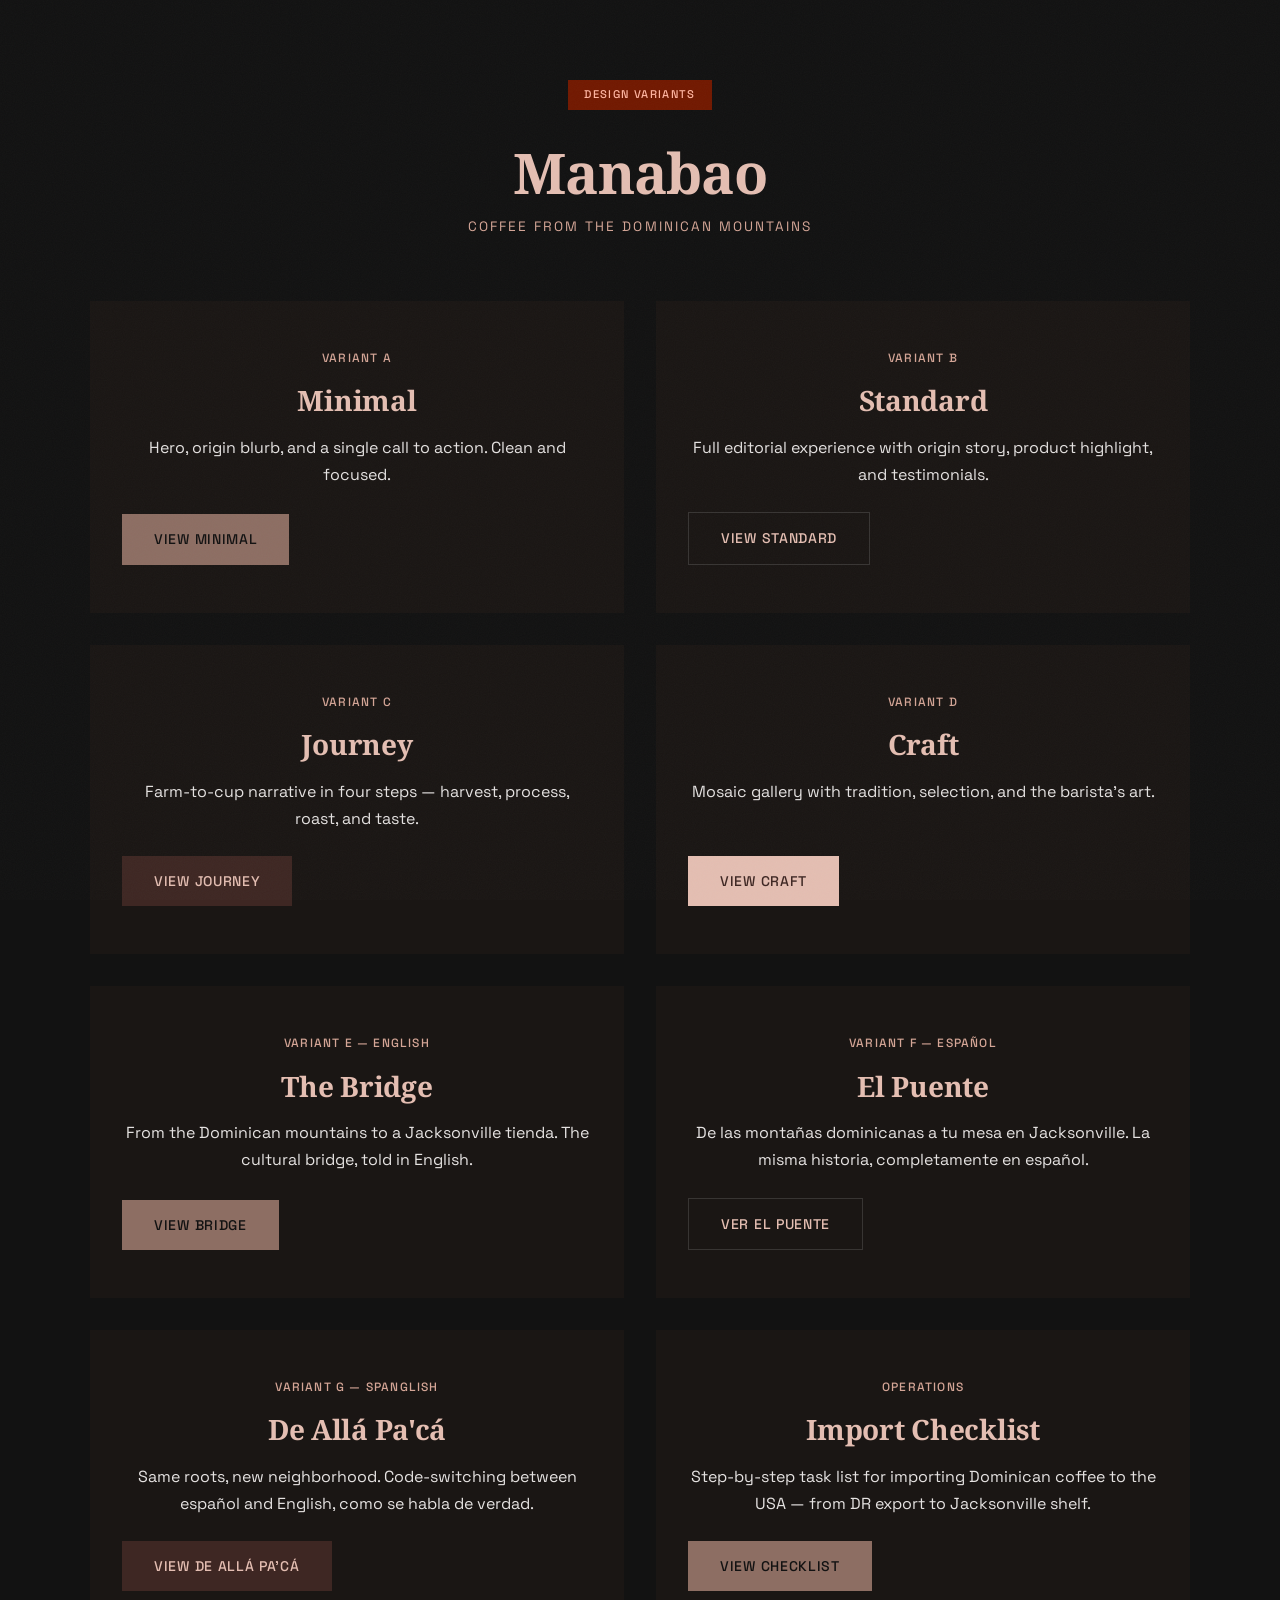
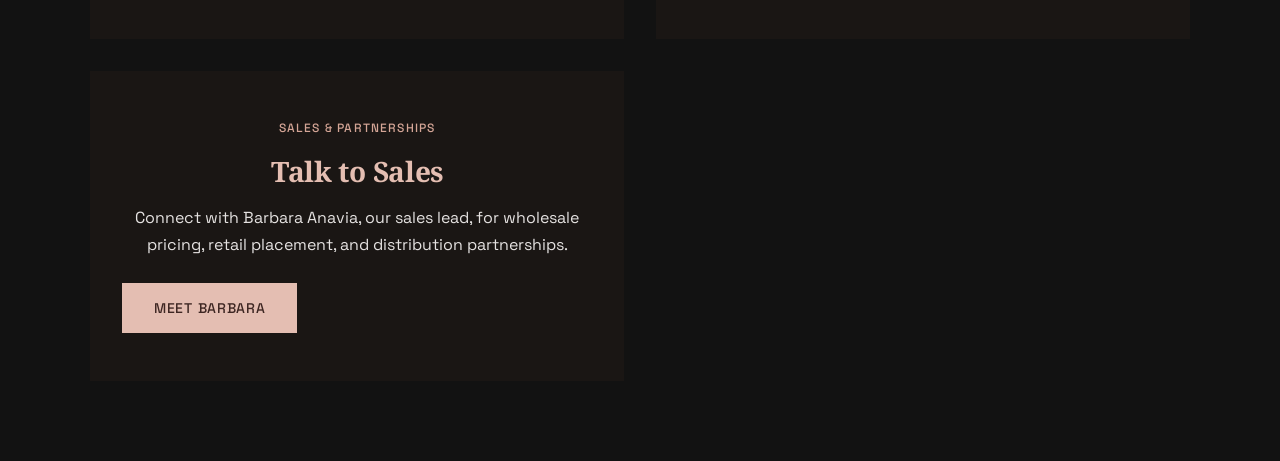
<file: index.html>
<!DOCTYPE html>
<html lang="en">
<head>
  <meta charset="UTF-8">
  <meta name="viewport" content="width=device-width, initial-scale=1.0">
  <title>Manabao — Design Variants</title>
  <link rel="preconnect" href="https://fonts.googleapis.com">
  <link rel="preconnect" href="https://fonts.gstatic.com" crossorigin>
  <link rel="stylesheet" href="styles.css">
</head>
<body>

  <section class="hub">
    <span class="origin-stamp" style="margin-bottom: 32px;">Design Variants</span>
    <h1 class="display-lg" style="margin-bottom: 12px;">Manabao</h1>
    <p class="hub-subtitle">Coffee from the Dominican Mountains</p>

    <div class="hub-cards">
      <a href="minimal.html" class="hub-card">
        <span class="label-sm">Variant A</span>
        <h2 class="headline-sm">Minimal</h2>
        <p class="body-text">
          Hero, origin blurb, and a single call to action. Clean and focused.
        </p>
        <span class="btn btn-primary">View Minimal</span>
      </a>

      <a href="standard.html" class="hub-card">
        <span class="label-sm">Variant B</span>
        <h2 class="headline-sm">Standard</h2>
        <p class="body-text">
          Full editorial experience with origin story, product highlight, and testimonials.
        </p>
        <span class="btn btn-outlined">View Standard</span>
      </a>

      <a href="journey.html" class="hub-card">
        <span class="label-sm">Variant C</span>
        <h2 class="headline-sm">Journey</h2>
        <p class="body-text">
          Farm-to-cup narrative in four steps — harvest, process, roast, and taste.
        </p>
        <span class="btn btn-secondary">View Journey</span>
      </a>

      <a href="craft.html" class="hub-card">
        <span class="label-sm">Variant D</span>
        <h2 class="headline-sm">Craft</h2>
        <p class="body-text">
          Mosaic gallery with tradition, selection, and the barista's art.
        </p>
        <span class="btn btn-inverted">View Craft</span>
      </a>

      <a href="bridge.html" class="hub-card">
        <span class="label-sm">Variant E — English</span>
        <h2 class="headline-sm">The Bridge</h2>
        <p class="body-text">
          From the Dominican mountains to a Jacksonville tienda. The cultural bridge, told in English.
        </p>
        <span class="btn btn-primary">View Bridge</span>
      </a>

      <a href="puente.html" class="hub-card">
        <span class="label-sm">Variant F — Español</span>
        <h2 class="headline-sm">El Puente</h2>
        <p class="body-text">
          De las montañas dominicanas a tu mesa en Jacksonville. La misma historia, completamente en español.
        </p>
        <span class="btn btn-outlined">Ver El Puente</span>
      </a>

      <a href="dealla.html" class="hub-card">
        <span class="label-sm">Variant G — Spanglish</span>
        <h2 class="headline-sm">De Allá Pa'cá</h2>
        <p class="body-text">
          Same roots, new neighborhood. Code-switching between español and English, como se habla de verdad.
        </p>
        <span class="btn btn-secondary">View De Allá Pa'cá</span>
      </a>
      <a href="import.html" class="hub-card">
        <span class="label-sm">Operations</span>
        <h2 class="headline-sm">Import Checklist</h2>
        <p class="body-text">
          Step-by-step task list for importing Dominican coffee to the USA — from DR export to Jacksonville shelf.
        </p>
        <span class="btn btn-primary">View Checklist</span>
      </a>

      <a href="sales.html" class="hub-card">
        <span class="label-sm">Sales & Partnerships</span>
        <h2 class="headline-sm">Talk to Sales</h2>
        <p class="body-text">
          Connect with Barbara Anavia, our sales lead, for wholesale pricing, retail placement, and distribution partnerships.
        </p>
        <span class="btn btn-inverted">Meet Barbara</span>
      </a>
    </div>
  </section>

</body>
</html>
</file>
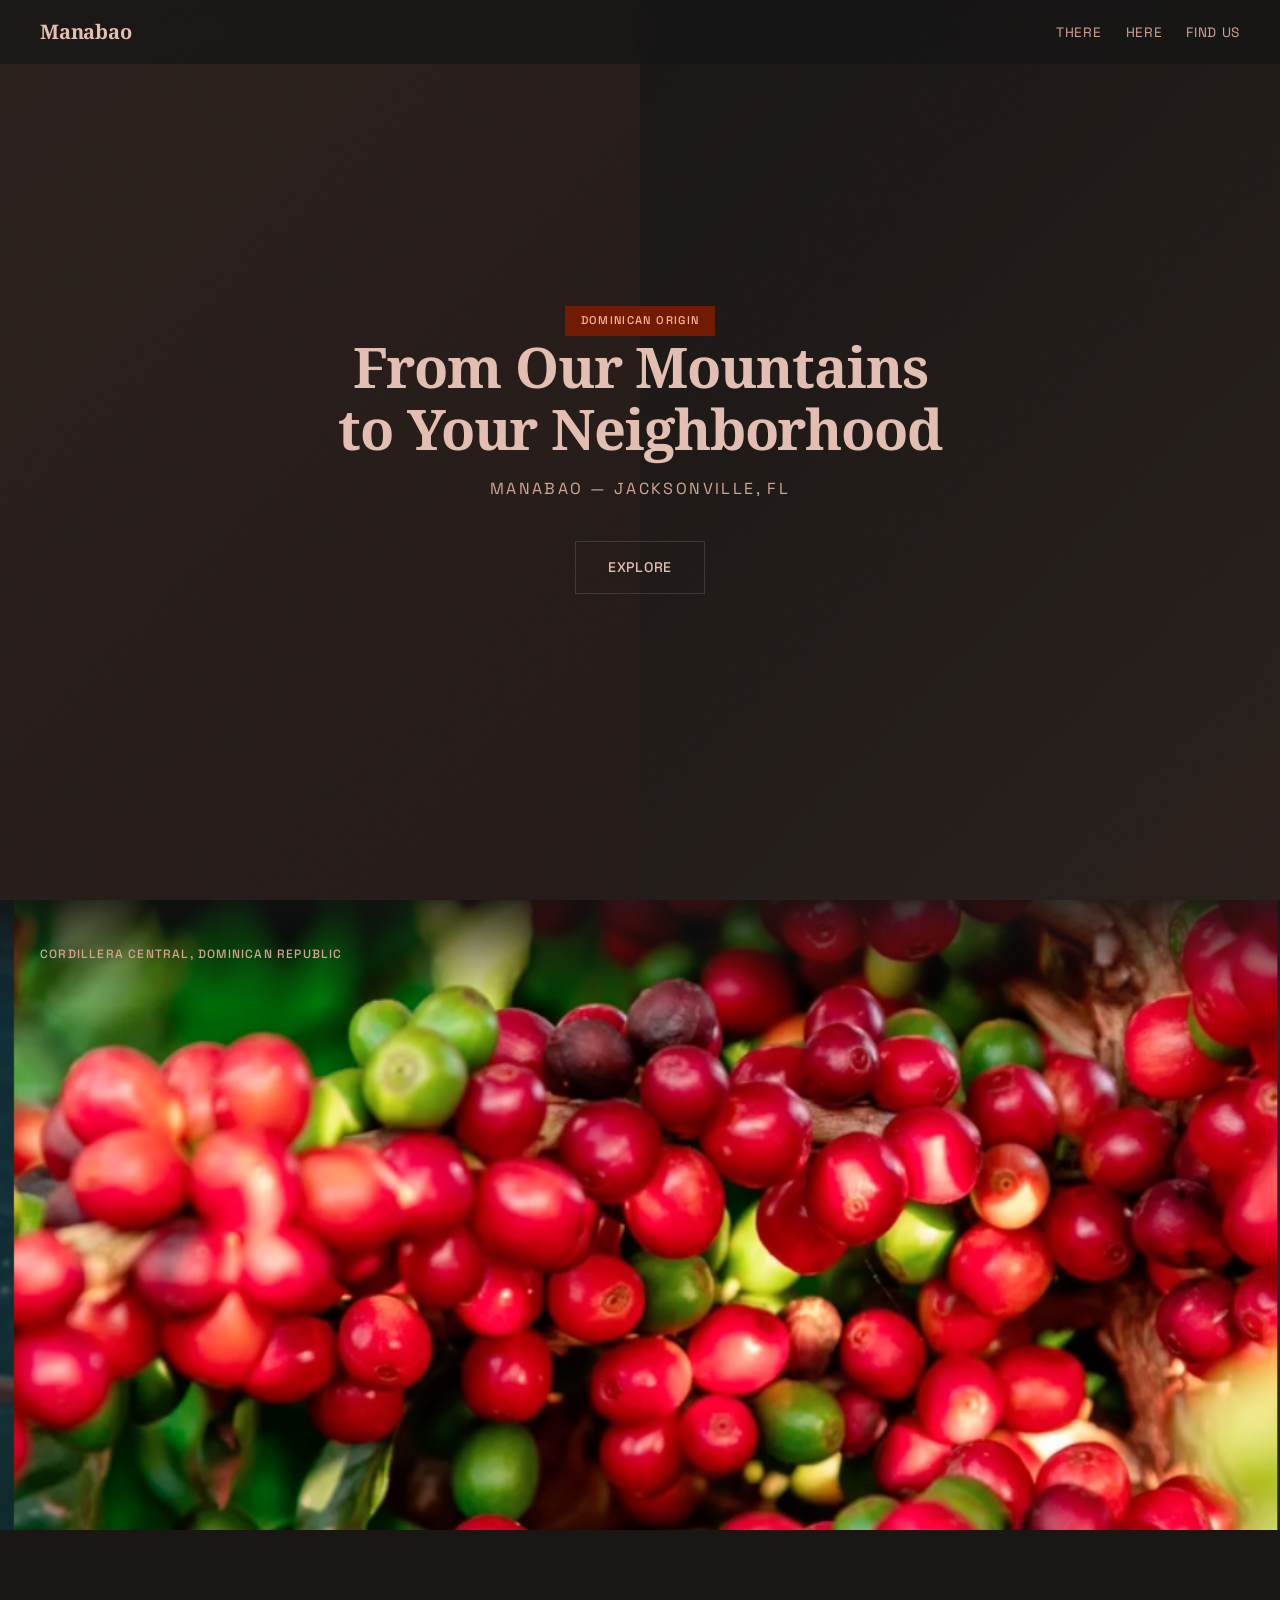
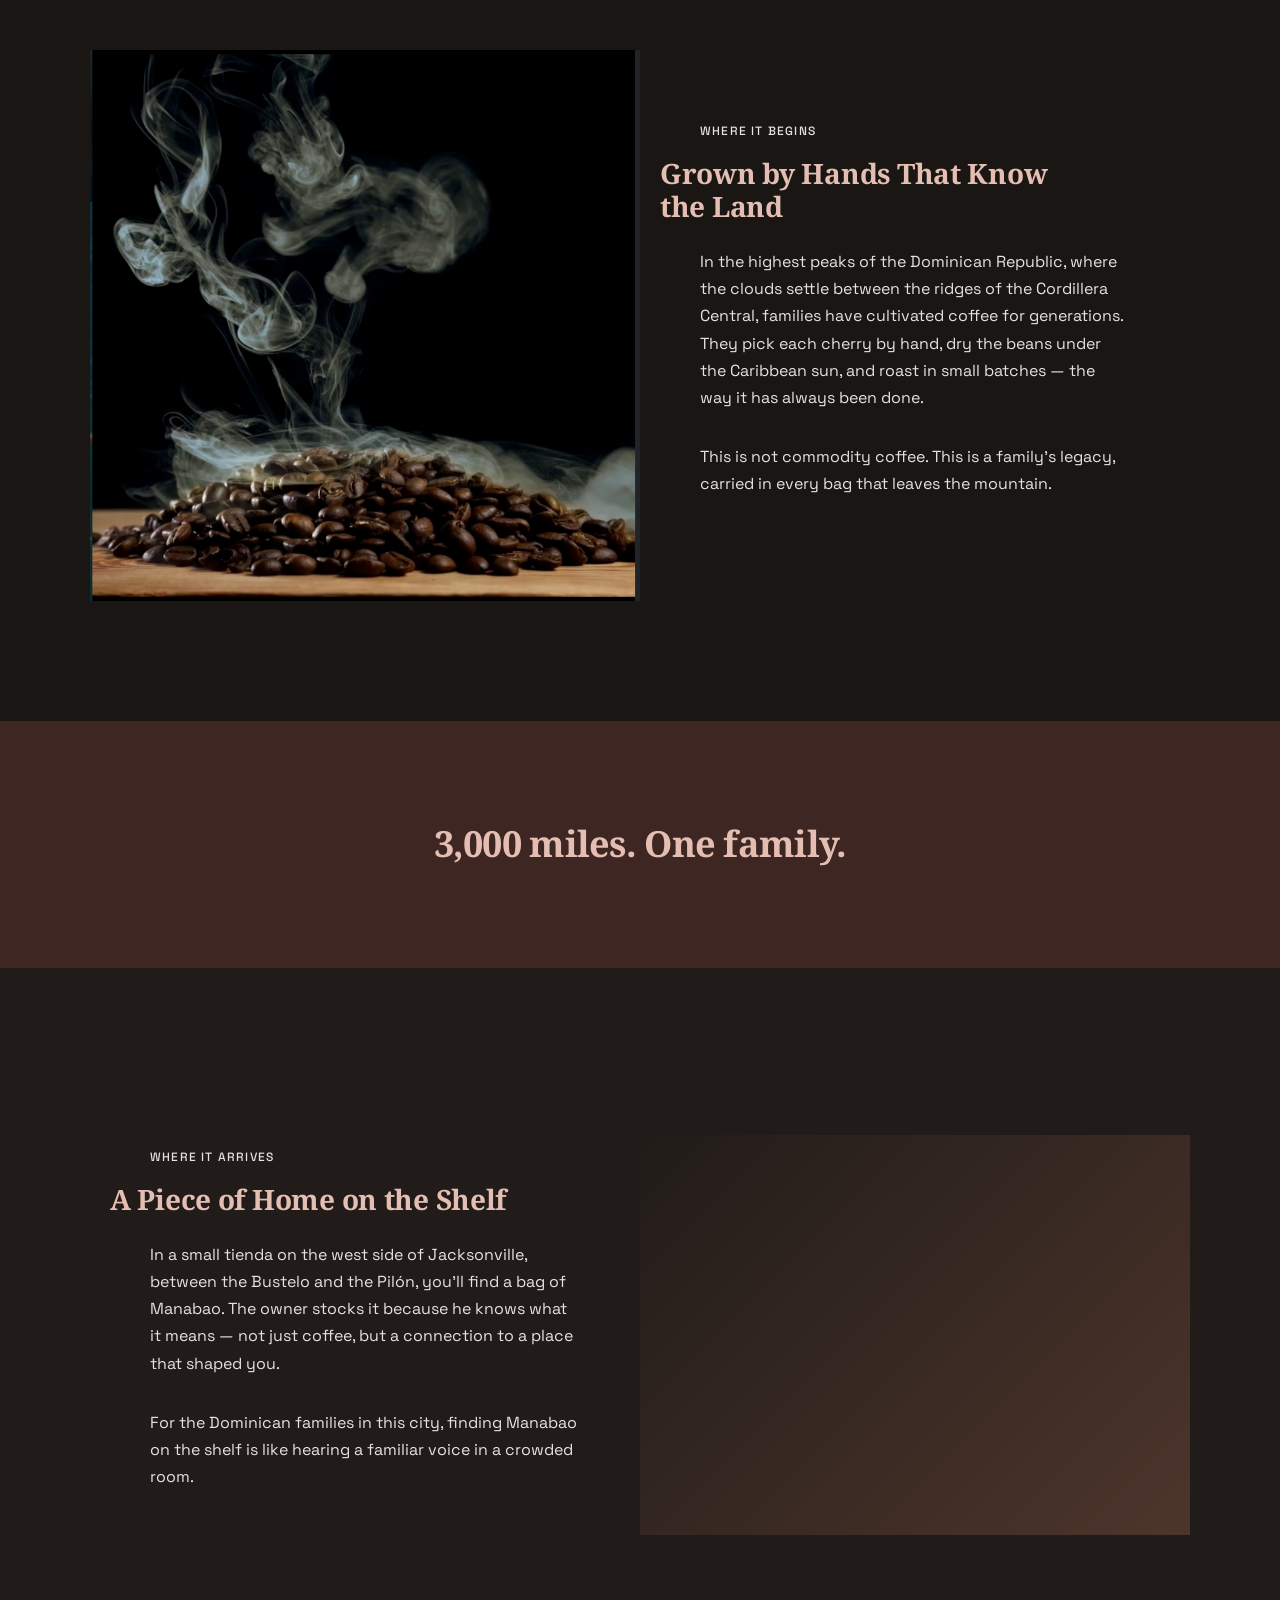
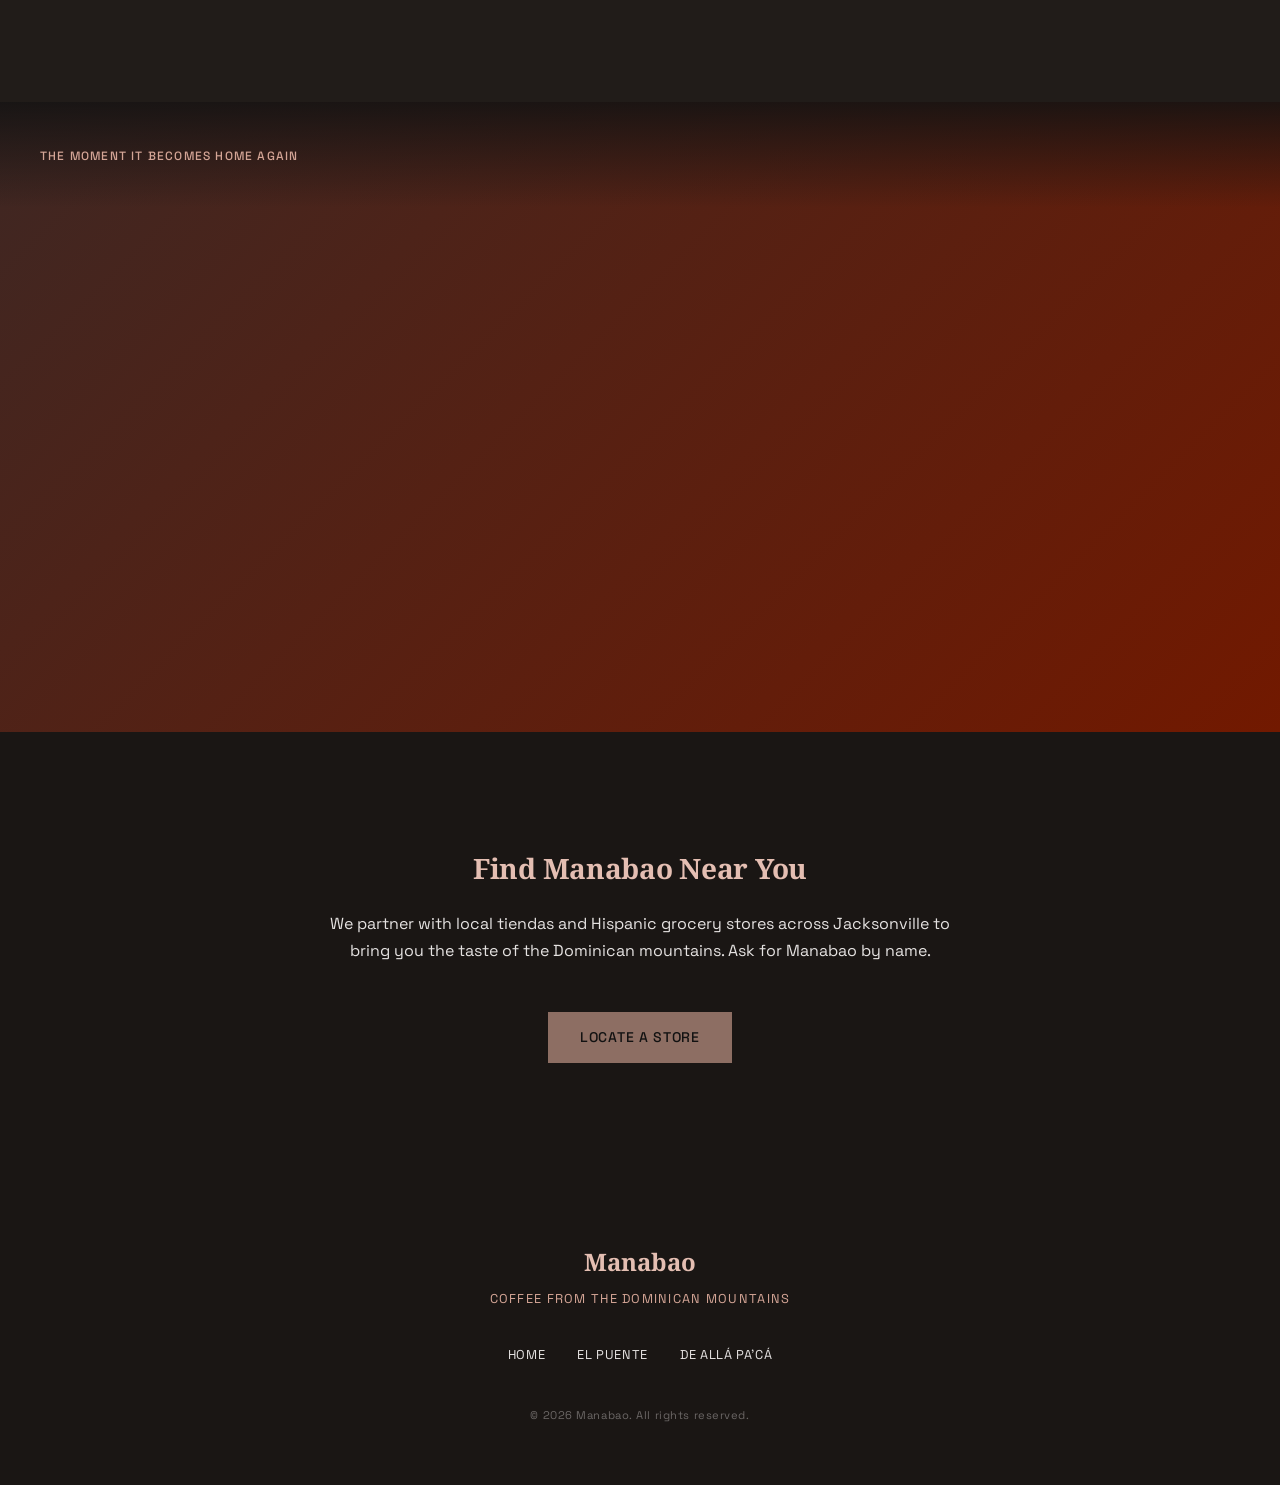
<file: bridge.html>
<!DOCTYPE html>
<html lang="en">
<head>
  <meta charset="UTF-8">
  <meta name="viewport" content="width=device-width, initial-scale=1.0">
  <title>Manabao — The Bridge</title>
  <link rel="preconnect" href="https://fonts.googleapis.com">
  <link rel="preconnect" href="https://fonts.gstatic.com" crossorigin>
  <link rel="stylesheet" href="styles.css">
</head>
<body>

  <!-- Nav -->
  <nav class="nav">
    <a href="index.html" class="nav-logo">Manabao</a>
    <ul class="nav-links">
      <li><a href="#there">There</a></li>
      <li><a href="#here">Here</a></li>
      <li><a href="#find">Find Us</a></li>
    </ul>
  </nav>

  <!-- Hero — Split -->
  <section class="hero-split">
    <div class="hero-split__half placeholder--farm"></div>
    <div class="hero-split__half placeholder--store"></div>
    <div class="hero-split__content">
      <span class="origin-stamp">Dominican Origin</span>
      <h1 class="display-lg">From Our Mountains<br>to Your Neighborhood</h1>
      <p class="hero-subtitle">Manabao — Jacksonville, FL</p>
      <a href="#there" class="btn btn-outlined" style="margin-top: 16px;">Explore</a>
    </div>
  </section>

  <!-- There (DR) — Full-bleed image -->
  <section id="there" class="journey-image">
    <img src="img/cherries-branch.png" alt="Coffee cherries growing on the branch in the Dominican mountains">
    <div class="journey-image__caption">
      <span class="label-sm" style="color: var(--primary-dim);">Cordillera Central, Dominican Republic</span>
    </div>
  </section>

  <!-- There — Editorial -->
  <section class="section section--low">
    <div class="section-inner">
      <div class="editorial-grid">
        <div class="editorial-grid__image">
          <img src="img/roasted-steam.png" alt="Freshly roasted coffee beans with rising steam">
        </div>
        <div class="editorial-grid__text">
          <span class="label-sm" style="display: block; margin-bottom: 16px;">Where It Begins</span>
          <h2 class="headline-sm">Grown by Hands That Know the Land</h2>
          <p class="body-text">
            In the highest peaks of the Dominican Republic, where the clouds settle
            between the ridges of the Cordillera Central, families have cultivated
            coffee for generations. They pick each cherry by hand, dry the beans
            under the Caribbean sun, and roast in small batches — the way it has
            always been done.
          </p>
          <p class="body-text">
            This is not commodity coffee. This is a family's legacy, carried in
            every bag that leaves the mountain.
          </p>
        </div>
      </div>
    </div>
  </section>

  <!-- Transition Band -->
  <section class="quote-band">
    <p class="quote-band__text">
      3,000 miles. One family.
    </p>
  </section>

  <!-- Here (Jacksonville) — Editorial Reversed -->
  <section id="here" class="section section--container">
    <div class="section-inner">
      <div class="editorial-grid editorial-grid--reverse">
        <div class="editorial-grid__image">
          <div class="placeholder--store" style="width: 100%; min-height: 400px;"></div>
        </div>
        <div class="editorial-grid__text">
          <span class="label-sm" style="display: block; margin-bottom: 16px;">Where It Arrives</span>
          <h2 class="headline-sm">A Piece of Home on the Shelf</h2>
          <p class="body-text">
            In a small tienda on the west side of Jacksonville, between the Bustelo
            and the Pilón, you'll find a bag of Manabao. The owner stocks it because
            he knows what it means — not just coffee, but a connection to a place
            that shaped you.
          </p>
          <p class="body-text">
            For the Dominican families in this city, finding Manabao on the shelf
            is like hearing a familiar voice in a crowded room.
          </p>
        </div>
      </div>
    </div>
  </section>

  <!-- The Moment — Full-bleed -->
  <section class="journey-image">
    <div class="placeholder--moment" style="width: 100%; height: 100%; position: absolute; inset: 0;"></div>
    <div class="journey-image__caption">
      <span class="label-sm" style="color: var(--primary-dim);">The Moment It Becomes Home Again</span>
    </div>
  </section>

  <!-- CTA -->
  <section id="find" class="section section--low">
    <div class="section-inner" style="max-width: 650px; text-align: center;">
      <h2 class="headline-sm" style="margin-bottom: 24px;">Find Manabao Near You</h2>
      <p class="body-text">
        We partner with local tiendas and Hispanic grocery stores across
        Jacksonville to bring you the taste of the Dominican mountains.
        Ask for Manabao by name.
      </p>
      <div style="margin-top: 48px;">
        <a href="#" class="btn btn-primary">Locate a Store</a>
      </div>
    </div>
  </section>

  <!-- Footer -->
  <footer class="footer">
    <div class="footer-logo">Manabao</div>
    <p class="footer-tagline">Coffee from the Dominican Mountains</p>
    <ul class="footer-nav">
      <li><a href="index.html">Home</a></li>
      <li><a href="puente.html">El Puente</a></li>
      <li><a href="dealla.html">De Allá Pa'cá</a></li>
    </ul>
    <p class="footer-bottom">&copy; 2026 Manabao. All rights reserved.</p>
  </footer>

</body>
</html>
</file>
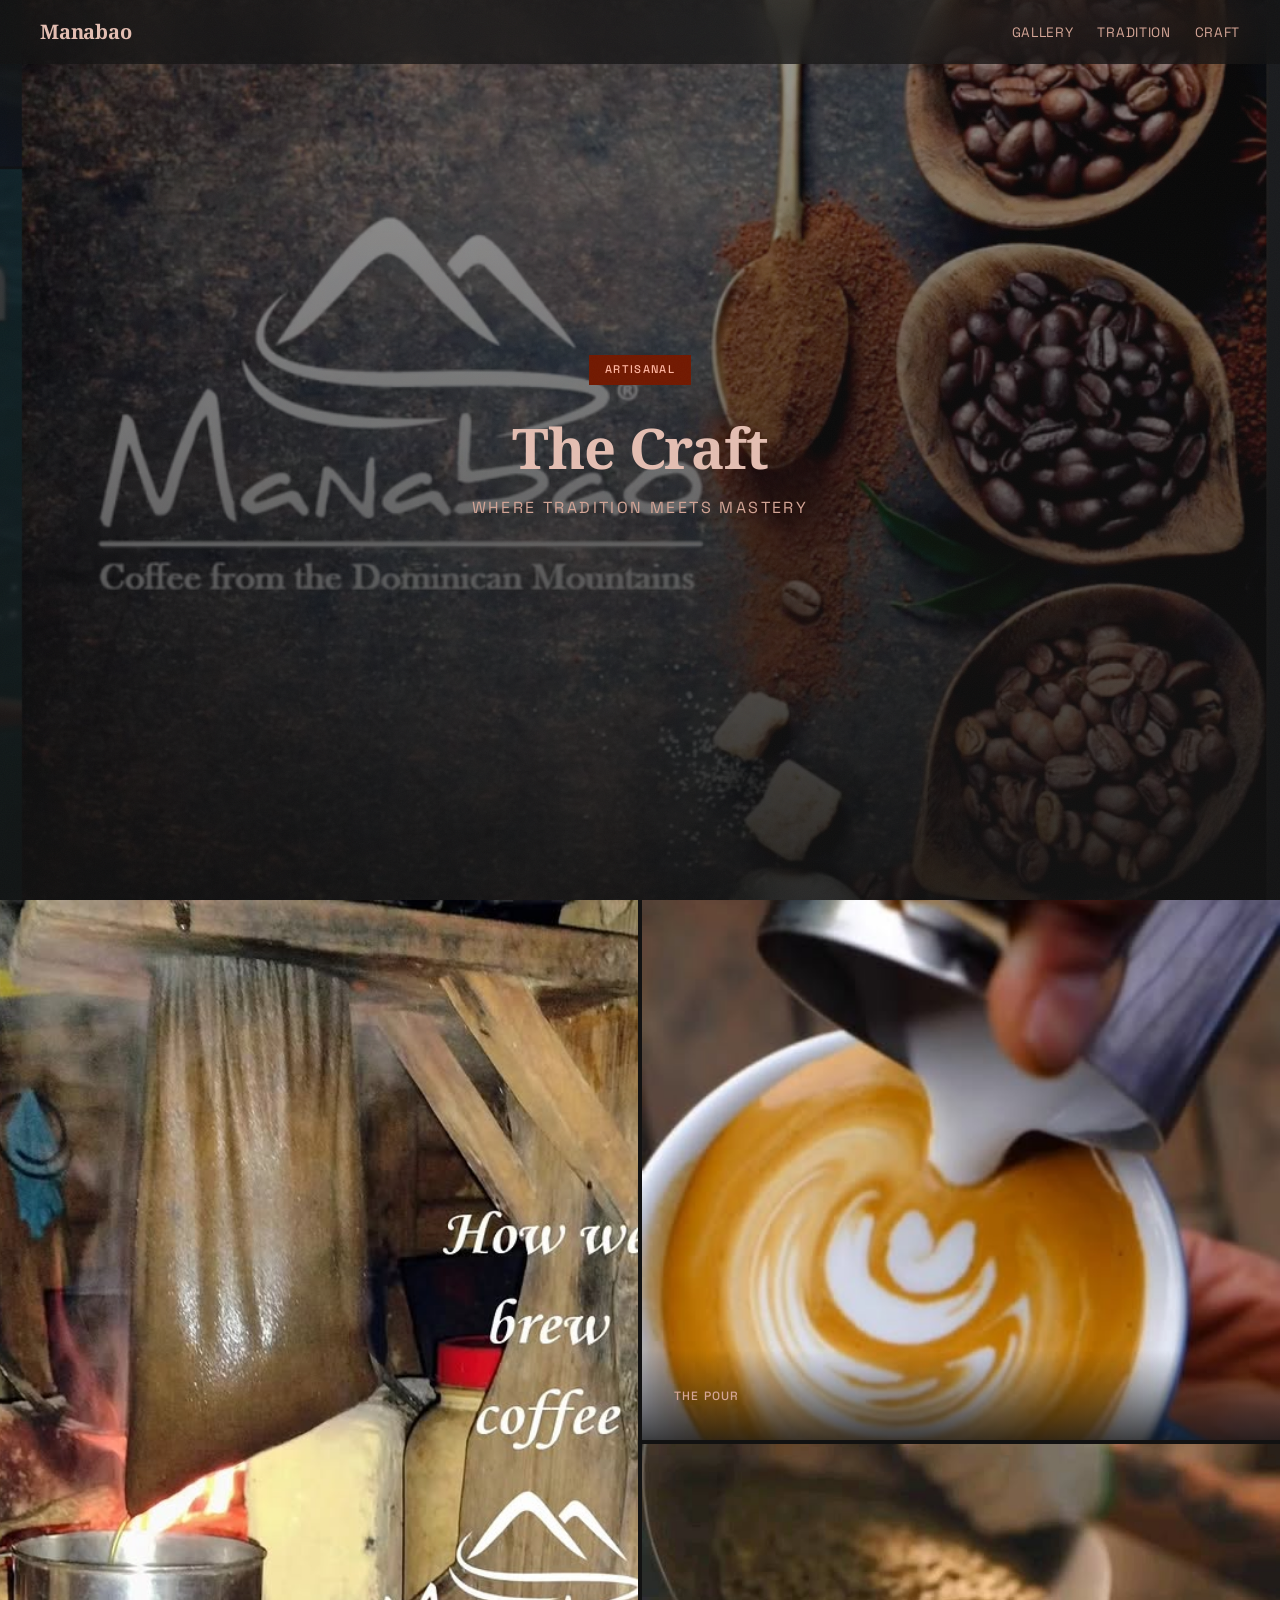
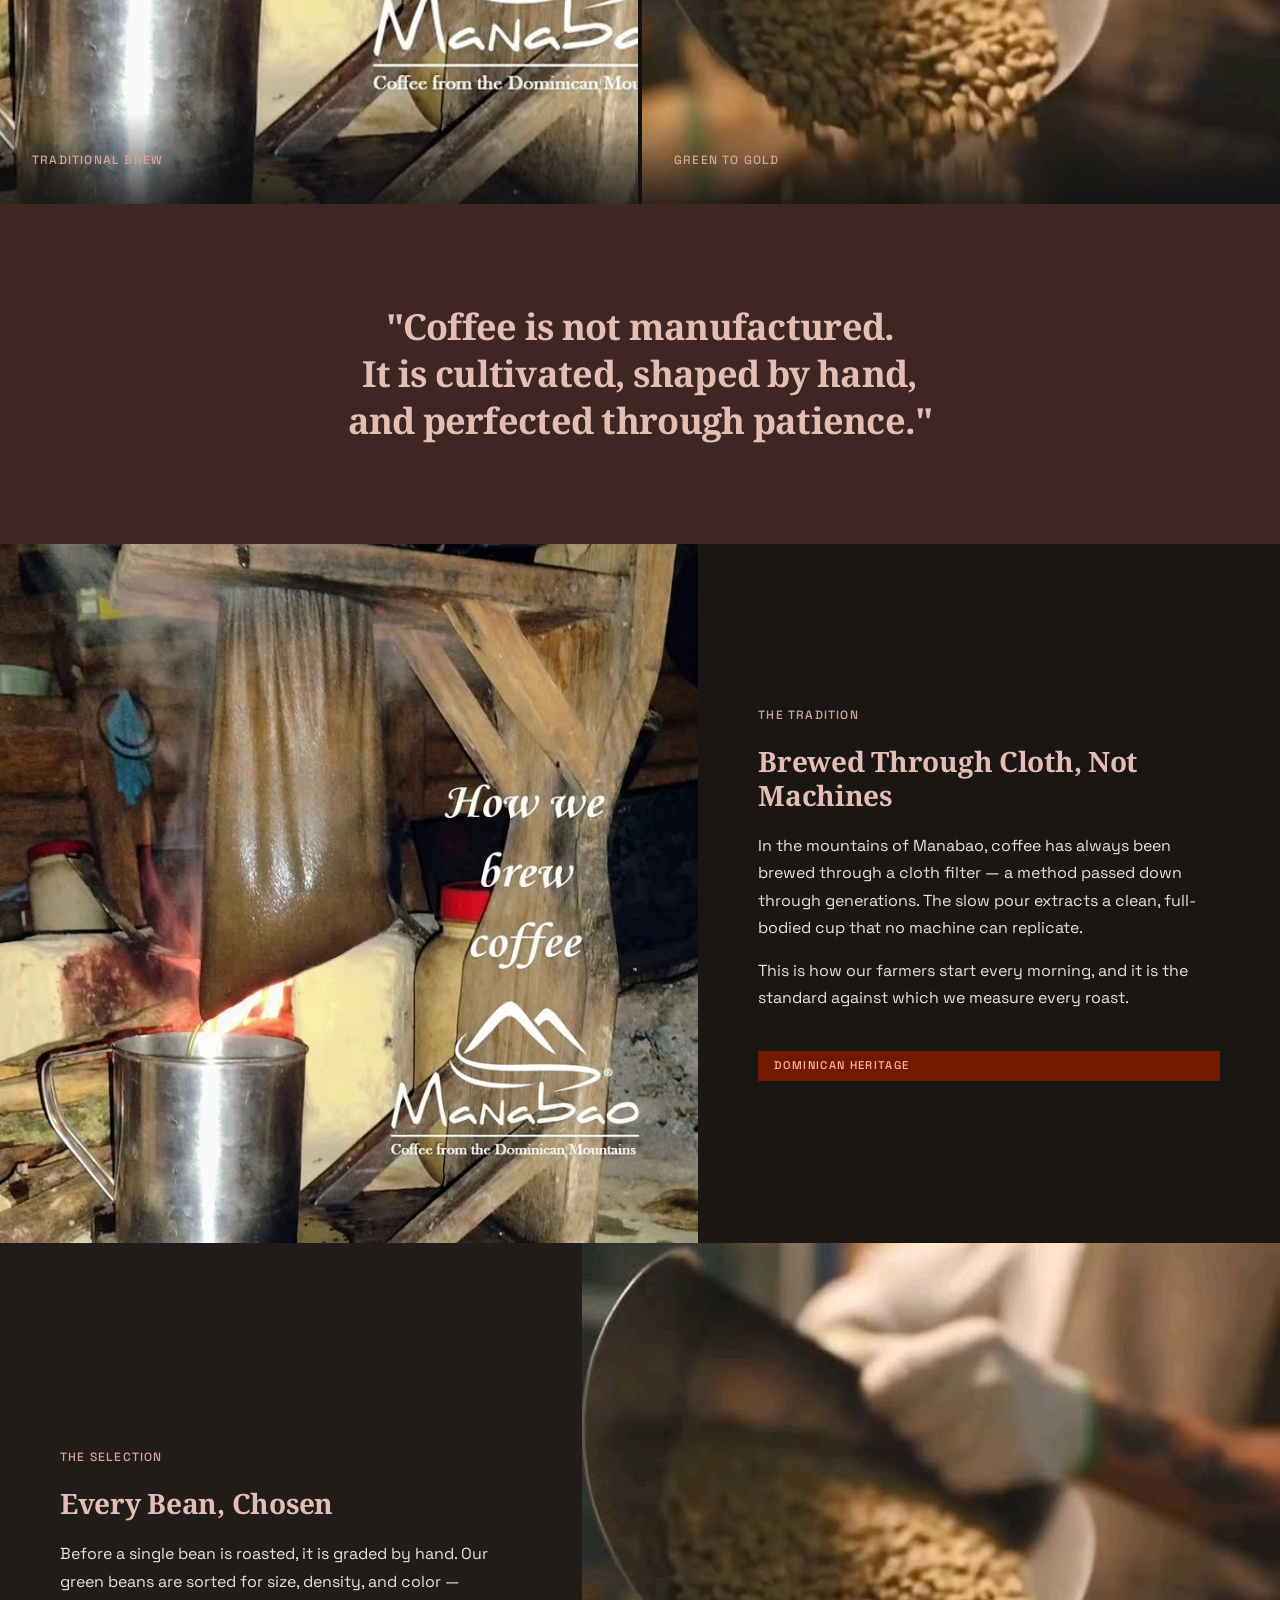
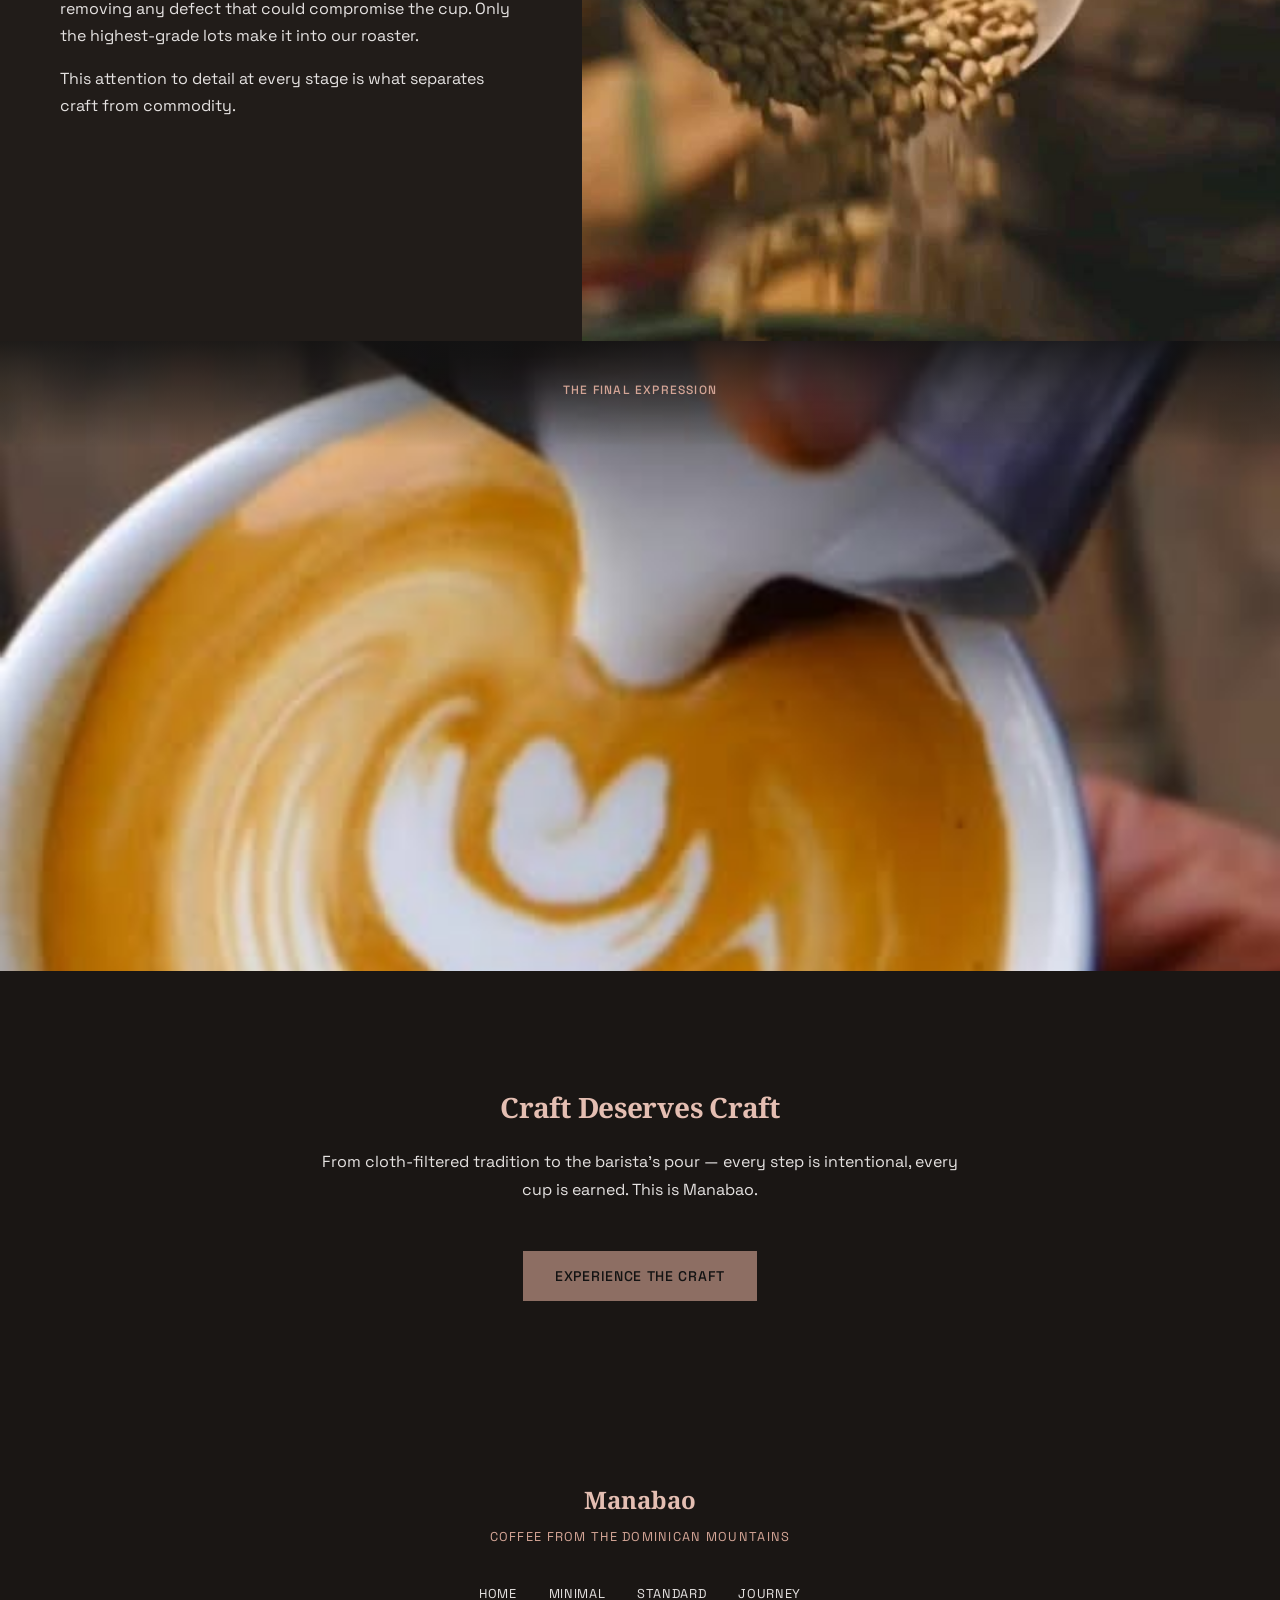
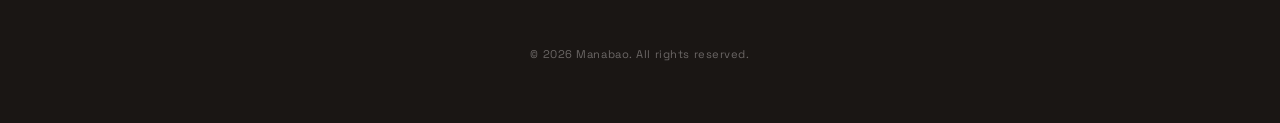
<file: craft.html>
<!DOCTYPE html>
<html lang="en">
<head>
  <meta charset="UTF-8">
  <meta name="viewport" content="width=device-width, initial-scale=1.0">
  <title>Manabao — The Craft</title>
  <link rel="preconnect" href="https://fonts.googleapis.com">
  <link rel="preconnect" href="https://fonts.gstatic.com" crossorigin>
  <link rel="stylesheet" href="styles.css">
</head>
<body>

  <!-- Nav -->
  <nav class="nav">
    <a href="index.html" class="nav-logo">Manabao</a>
    <ul class="nav-links">
      <li><a href="#gallery">Gallery</a></li>
      <li><a href="#tradition">Tradition</a></li>
      <li><a href="#craft">Craft</a></li>
    </ul>
  </nav>

  <!-- Hero -->
  <section class="hero" style="background-image: url('img/hero-brand.png');">
    <div class="hero-overlay"></div>
    <div class="hero-content">
      <span class="origin-stamp">Artisanal</span>
      <h1 class="display-lg">The Craft</h1>
      <p class="hero-subtitle">Where tradition meets mastery</p>
    </div>
  </section>

  <!-- Mosaic Gallery -->
  <section id="gallery" class="mosaic">
    <div class="mosaic__item mosaic__item--tall">
      <img src="img/manabao_014.jpg" alt="Traditional Dominican cloth coffee brewing method">
      <div class="mosaic__overlay">
        <span class="label-sm" style="color: var(--primary-dim);">Traditional Brew</span>
      </div>
    </div>
    <div class="mosaic__item">
      <img src="img/manabao_030.jpg" alt="Latte art being poured into a cup">
      <div class="mosaic__overlay">
        <span class="label-sm" style="color: var(--primary-dim);">The Pour</span>
      </div>
    </div>
    <div class="mosaic__item">
      <img src="img/manabao_037.jpg" alt="Green coffee beans being loaded for roasting">
      <div class="mosaic__overlay">
        <span class="label-sm" style="color: var(--primary-dim);">Green to Gold</span>
      </div>
    </div>
  </section>

  <!-- Quote Band -->
  <section class="quote-band">
    <p class="quote-band__text">
      "Coffee is not manufactured.<br>It is cultivated, shaped by hand,<br>and perfected through patience."
    </p>
  </section>

  <!-- Tradition Detail -->
  <section id="tradition" class="craft-detail">
    <div class="craft-detail__image">
      <img src="img/manabao_014.jpg" alt="Cloth filter brewing in a traditional Dominican kitchen">
    </div>
    <div class="craft-detail__content">
      <span class="label-sm">The Tradition</span>
      <h2 class="headline-sm">Brewed Through Cloth, Not Machines</h2>
      <p class="body-text">
        In the mountains of Manabao, coffee has always been brewed through a cloth
        filter — a method passed down through generations. The slow pour extracts a
        clean, full-bodied cup that no machine can replicate.
      </p>
      <p class="body-text">
        This is how our farmers start every morning, and it is the standard against
        which we measure every roast.
      </p>
      <span class="origin-stamp" style="margin-top: 24px;">Dominican Heritage</span>
    </div>
  </section>

  <!-- Craft Detail (reversed) -->
  <section id="craft" class="craft-detail craft-detail--reverse">
    <div class="craft-detail__image">
      <img src="img/manabao_037.jpg" alt="Green coffee beans being carefully loaded into the roaster">
    </div>
    <div class="craft-detail__content">
      <span class="label-sm">The Selection</span>
      <h2 class="headline-sm">Every Bean, Chosen</h2>
      <p class="body-text">
        Before a single bean is roasted, it is graded by hand. Our green beans are
        sorted for size, density, and color — removing any defect that could compromise
        the cup. Only the highest-grade lots make it into our roaster.
      </p>
      <p class="body-text">
        This attention to detail at every stage is what separates craft from commodity.
      </p>
    </div>
  </section>

  <!-- Latte Art Full-Bleed -->
  <section class="journey-image">
    <img src="img/manabao_030.jpg" alt="Barista pouring latte art with Manabao coffee">
    <div class="journey-image__caption">
      <div class="journey-step" style="justify-content: center;">
        <span class="label-sm" style="color: var(--primary-dim);">The Final Expression</span>
      </div>
    </div>
  </section>

  <!-- CTA -->
  <section class="section section--low">
    <div class="section-inner" style="max-width: 650px; text-align: center;">
      <h2 class="headline-sm" style="margin-bottom: 24px;">Craft Deserves Craft</h2>
      <p class="body-text">
        From cloth-filtered tradition to the barista's pour — every step is intentional,
        every cup is earned. This is Manabao.
      </p>
      <div style="margin-top: 48px;">
        <a href="#" class="btn btn-primary">Experience the Craft</a>
      </div>
    </div>
  </section>

  <!-- Footer -->
  <footer class="footer">
    <div class="footer-logo">Manabao</div>
    <p class="footer-tagline">Coffee from the Dominican Mountains</p>
    <ul class="footer-nav">
      <li><a href="index.html">Home</a></li>
      <li><a href="minimal.html">Minimal</a></li>
      <li><a href="standard.html">Standard</a></li>
      <li><a href="journey.html">Journey</a></li>
    </ul>
    <p class="footer-bottom">&copy; 2026 Manabao. All rights reserved.</p>
  </footer>

</body>
</html>
</file>
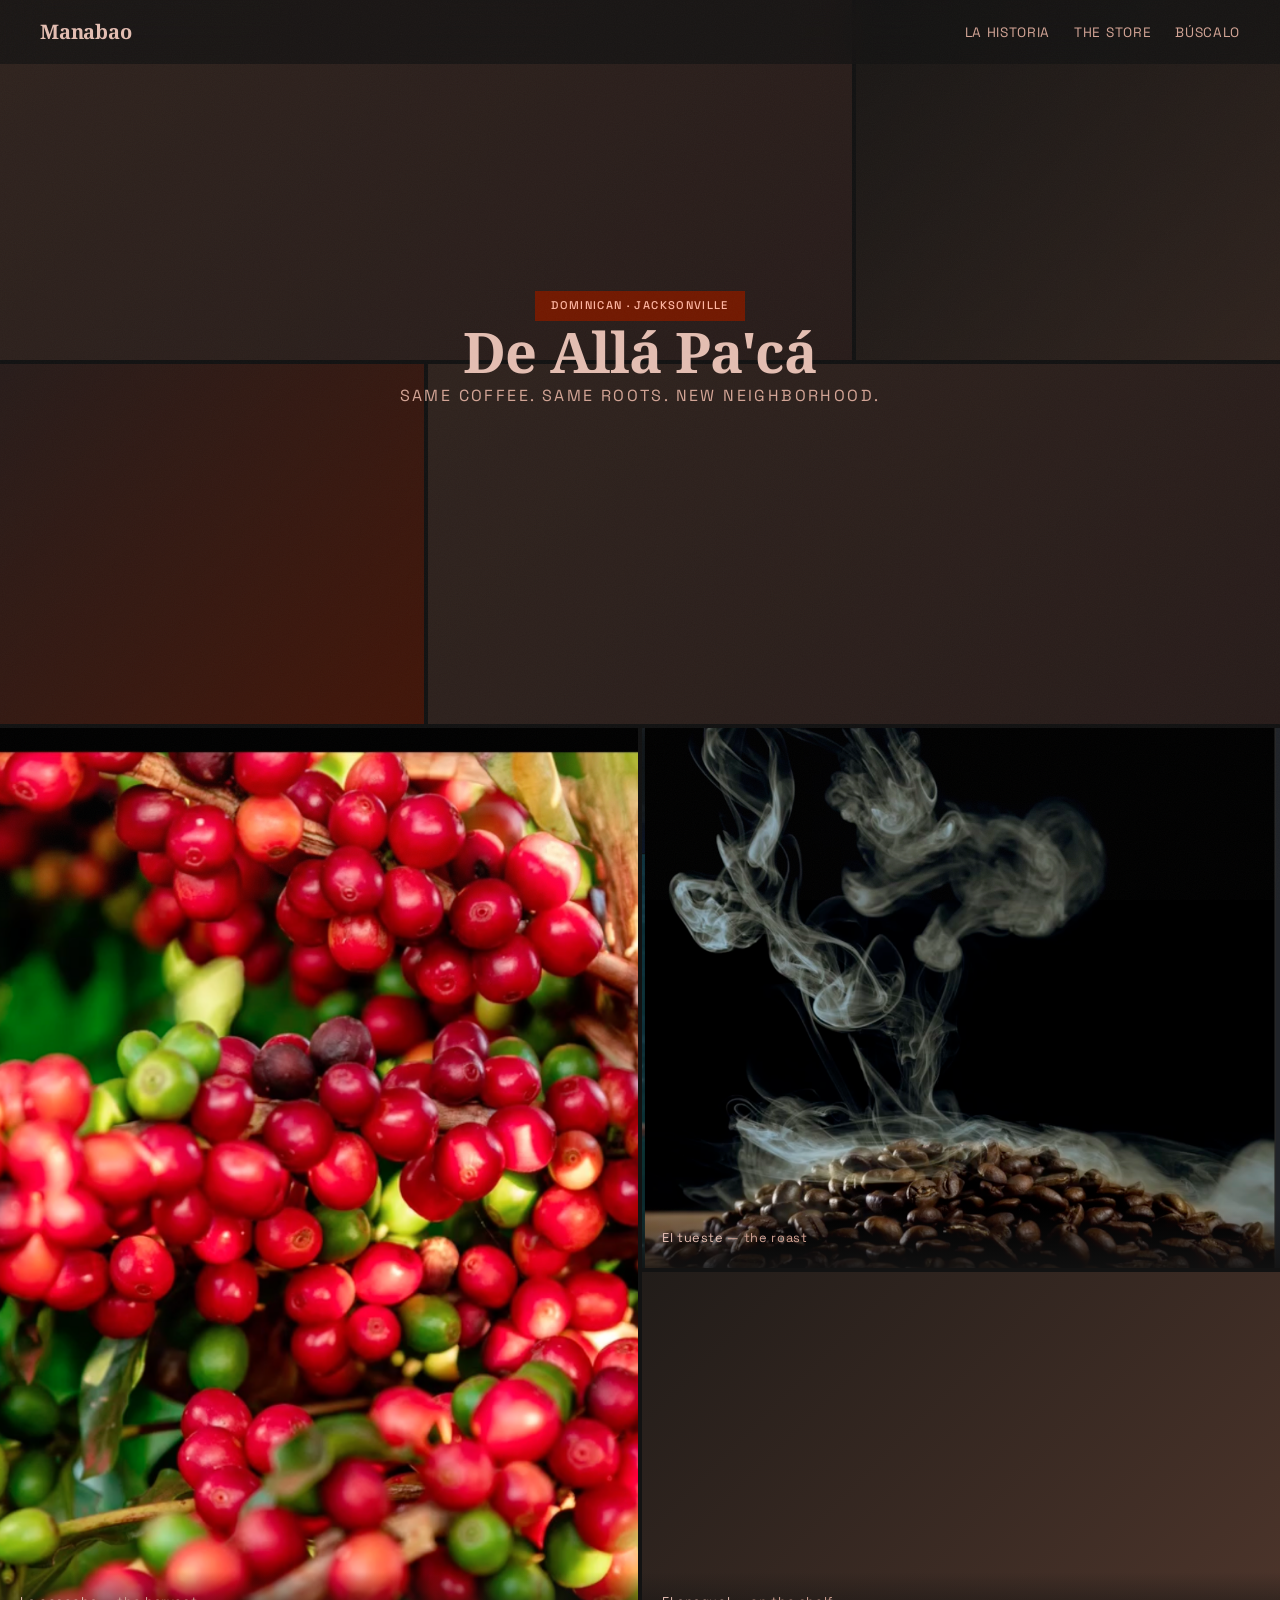
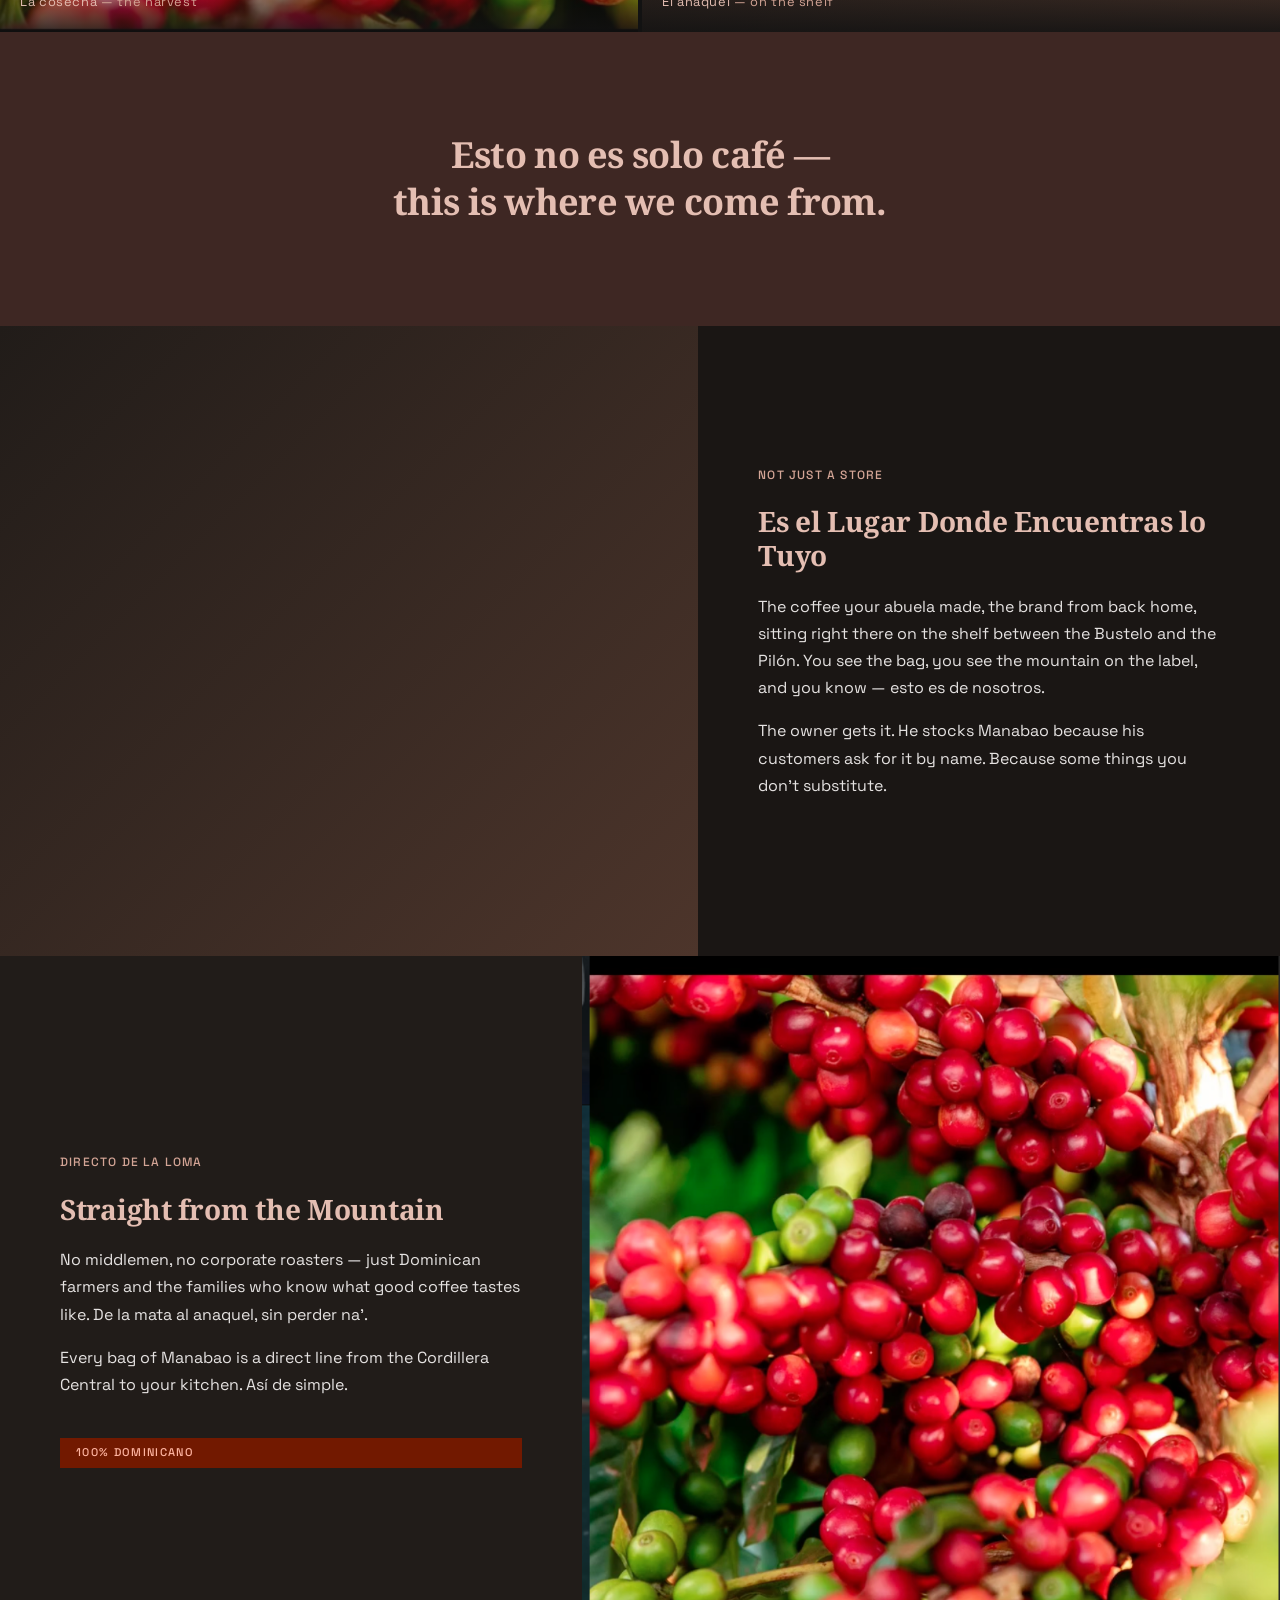
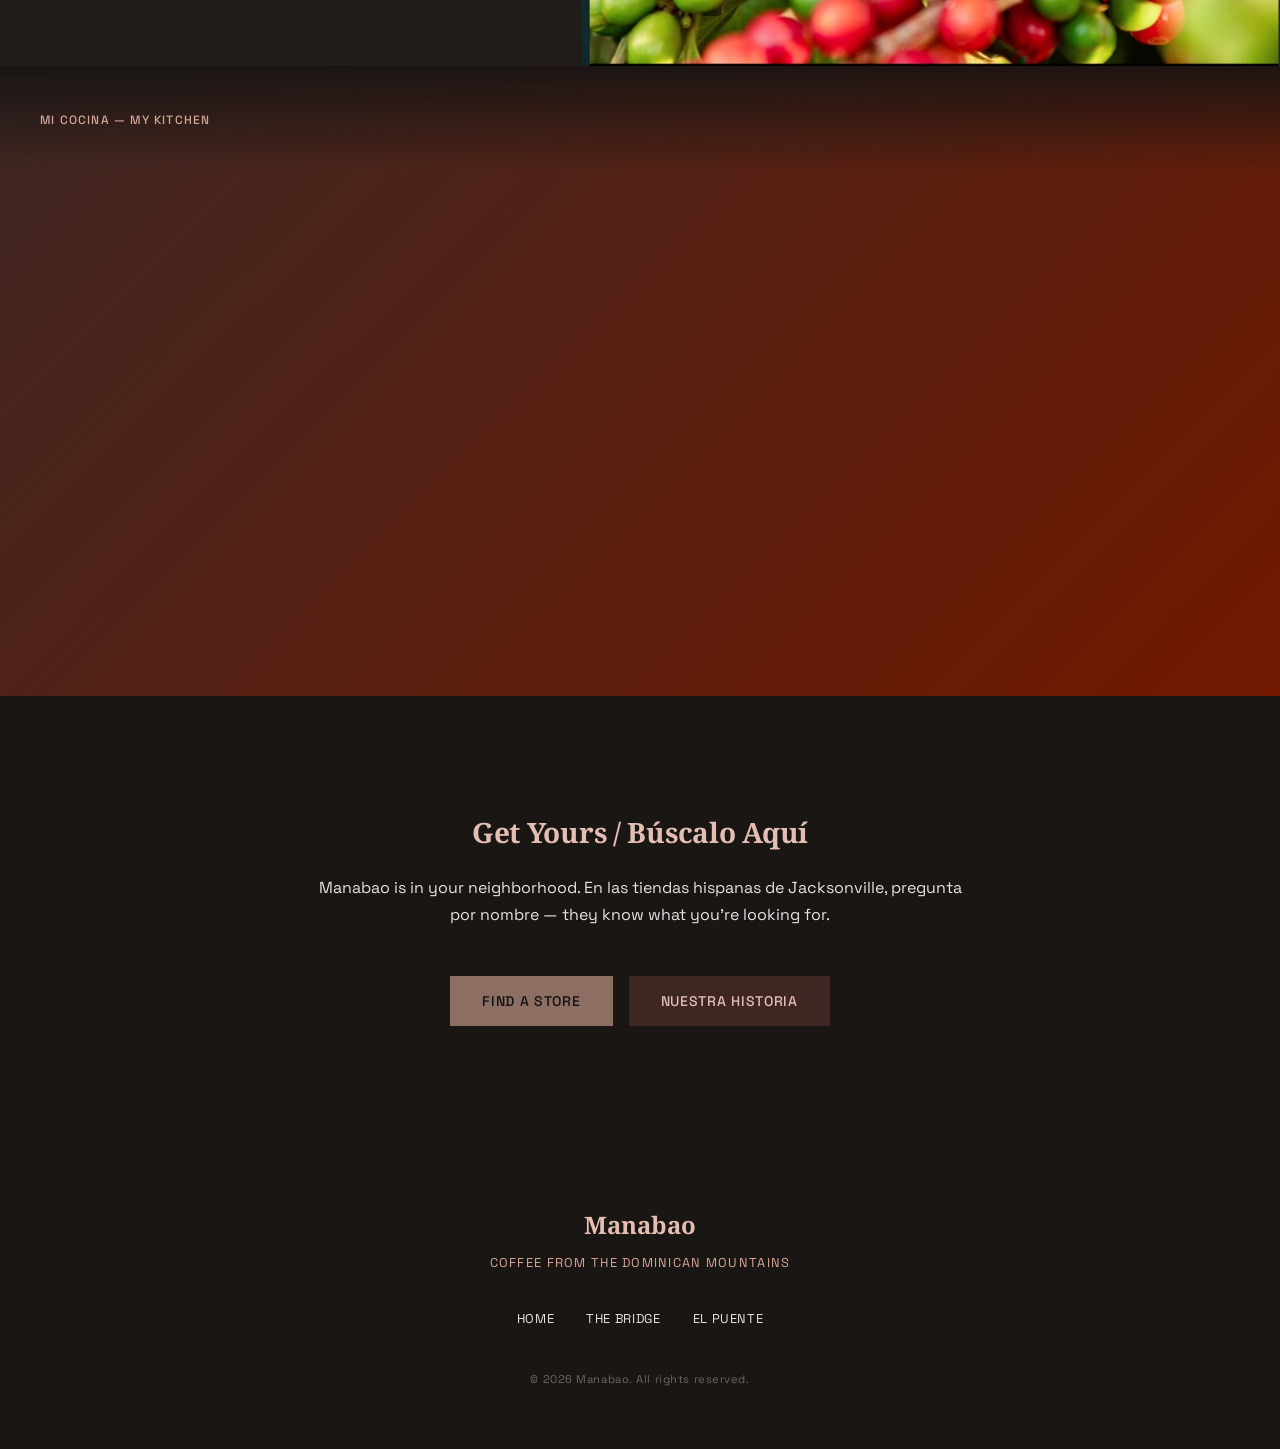
<file: dealla.html>
<!DOCTYPE html>
<html lang="en">
<head>
  <meta charset="UTF-8">
  <meta name="viewport" content="width=device-width, initial-scale=1.0">
  <title>Manabao — De Allá Pa'cá</title>
  <link rel="preconnect" href="https://fonts.googleapis.com">
  <link rel="preconnect" href="https://fonts.gstatic.com" crossorigin>
  <link rel="stylesheet" href="styles.css">
</head>
<body>

  <!-- Nav -->
  <nav class="nav">
    <a href="index.html" class="nav-logo">Manabao</a>
    <ul class="nav-links">
      <li><a href="#historia">La Historia</a></li>
      <li><a href="#store">The Store</a></li>
      <li><a href="#find">Búscalo</a></li>
    </ul>
  </nav>

  <!-- Hero — Collage -->
  <section class="collage-hero">
    <div class="collage-hero__item collage-hero__item--wide placeholder--farm"></div>
    <div class="collage-hero__item placeholder--store"></div>
    <div class="collage-hero__item placeholder--moment"></div>
    <div class="collage-hero__item collage-hero__item--wide placeholder--farm"></div>
    <div class="collage-hero__content">
      <span class="origin-stamp">Dominican · Jacksonville</span>
      <h1 class="display-lg">De Allá Pa'cá</h1>
      <p class="hero-subtitle">Same coffee. Same roots. New neighborhood.</p>
    </div>
  </section>

  <!-- Community Mosaic -->
  <section id="historia" class="mosaic" style="margin-top: 4px;">
    <div class="mosaic__item mosaic__item--tall">
      <img src="img/cherries-branch.png" alt="Coffee cherries on the branch">
      <div class="caption-overlay">
        <p class="caption-overlay__text"><em>La cosecha</em> — the harvest</p>
      </div>
    </div>
    <div class="mosaic__item">
      <img src="img/roasted-steam.png" alt="Roasted coffee beans with steam">
      <div class="caption-overlay">
        <p class="caption-overlay__text"><em>El tueste</em> — the roast</p>
      </div>
    </div>
    <div class="mosaic__item">
      <div class="placeholder--store" style="width: 100%; height: 100%;"></div>
      <div class="caption-overlay">
        <p class="caption-overlay__text"><em>El anaquel</em> — on the shelf</p>
      </div>
    </div>
  </section>

  <!-- Quote Band -->
  <section class="quote-band">
    <p class="quote-band__text">
      Esto no es solo café —<br>this is where we come from.
    </p>
  </section>

  <!-- The Store — Asymmetric -->
  <section id="store" class="craft-detail">
    <div class="craft-detail__image">
      <div class="placeholder--store" style="width: 100%; height: 100%;"></div>
    </div>
    <div class="craft-detail__content">
      <span class="label-sm">Not Just a Store</span>
      <h2 class="headline-sm">Es el Lugar Donde Encuentras lo Tuyo</h2>
      <p class="body-text">
        The coffee your abuela made, the brand from back home, sitting right
        there on the shelf between the Bustelo and the Pilón. You see the bag,
        you see the mountain on the label, and you know — esto es de nosotros.
      </p>
      <p class="body-text">
        The owner gets it. He stocks Manabao because his customers ask for it
        by name. Because some things you don't substitute.
      </p>
    </div>
  </section>

  <!-- The Farm — Reversed -->
  <section class="craft-detail craft-detail--reverse">
    <div class="craft-detail__image">
      <img src="img/cherries-branch.png" alt="Dominican coffee farm">
    </div>
    <div class="craft-detail__content">
      <span class="label-sm">Directo de la Loma</span>
      <h2 class="headline-sm">Straight from the Mountain</h2>
      <p class="body-text">
        No middlemen, no corporate roasters — just Dominican farmers and the
        families who know what good coffee tastes like. De la mata al anaquel,
        sin perder na'.
      </p>
      <p class="body-text">
        Every bag of Manabao is a direct line from the Cordillera Central to
        your kitchen. Así de simple.
      </p>
      <span class="origin-stamp" style="margin-top: 24px;">100% Dominicano</span>
    </div>
  </section>

  <!-- Full-bleed moment -->
  <section class="journey-image">
    <div class="placeholder--moment" style="width: 100%; height: 100%; position: absolute; inset: 0;"></div>
    <div class="journey-image__caption">
      <span class="label-sm" style="color: var(--primary-dim);">Mi cocina — my kitchen</span>
    </div>
  </section>

  <!-- CTA -->
  <section id="find" class="section section--low">
    <div class="section-inner" style="max-width: 650px; text-align: center;">
      <h2 class="headline-sm" style="margin-bottom: 24px;">Get Yours / Búscalo Aquí</h2>
      <p class="body-text">
        Manabao is in your neighborhood. En las tiendas hispanas de Jacksonville,
        pregunta por nombre — they know what you're looking for.
      </p>
      <div class="cta-row">
        <a href="#" class="btn btn-primary">Find a Store</a>
        <a href="#" class="btn btn-secondary">Nuestra Historia</a>
      </div>
    </div>
  </section>

  <!-- Footer -->
  <footer class="footer">
    <div class="footer-logo">Manabao</div>
    <p class="footer-tagline">Coffee from the Dominican Mountains</p>
    <ul class="footer-nav">
      <li><a href="index.html">Home</a></li>
      <li><a href="bridge.html">The Bridge</a></li>
      <li><a href="puente.html">El Puente</a></li>
    </ul>
    <p class="footer-bottom">&copy; 2026 Manabao. All rights reserved.</p>
  </footer>

</body>
</html>
</file>
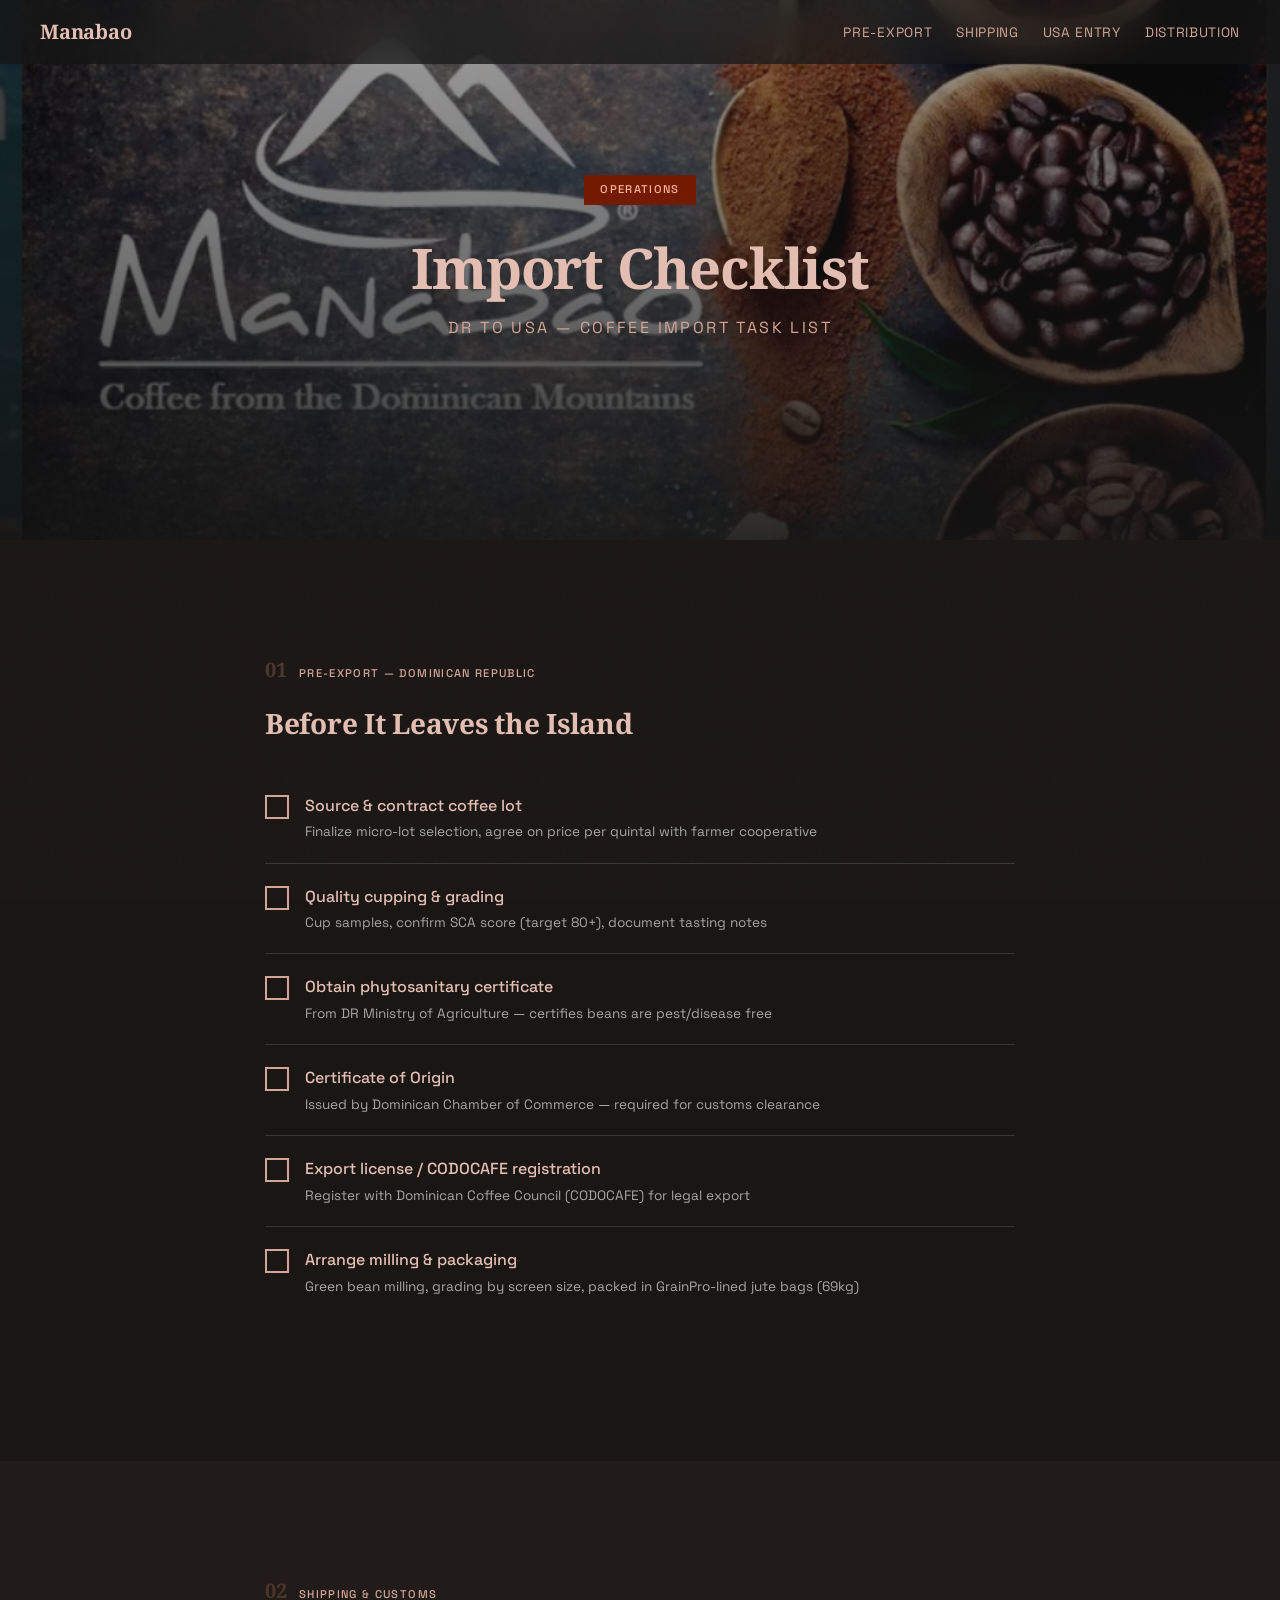
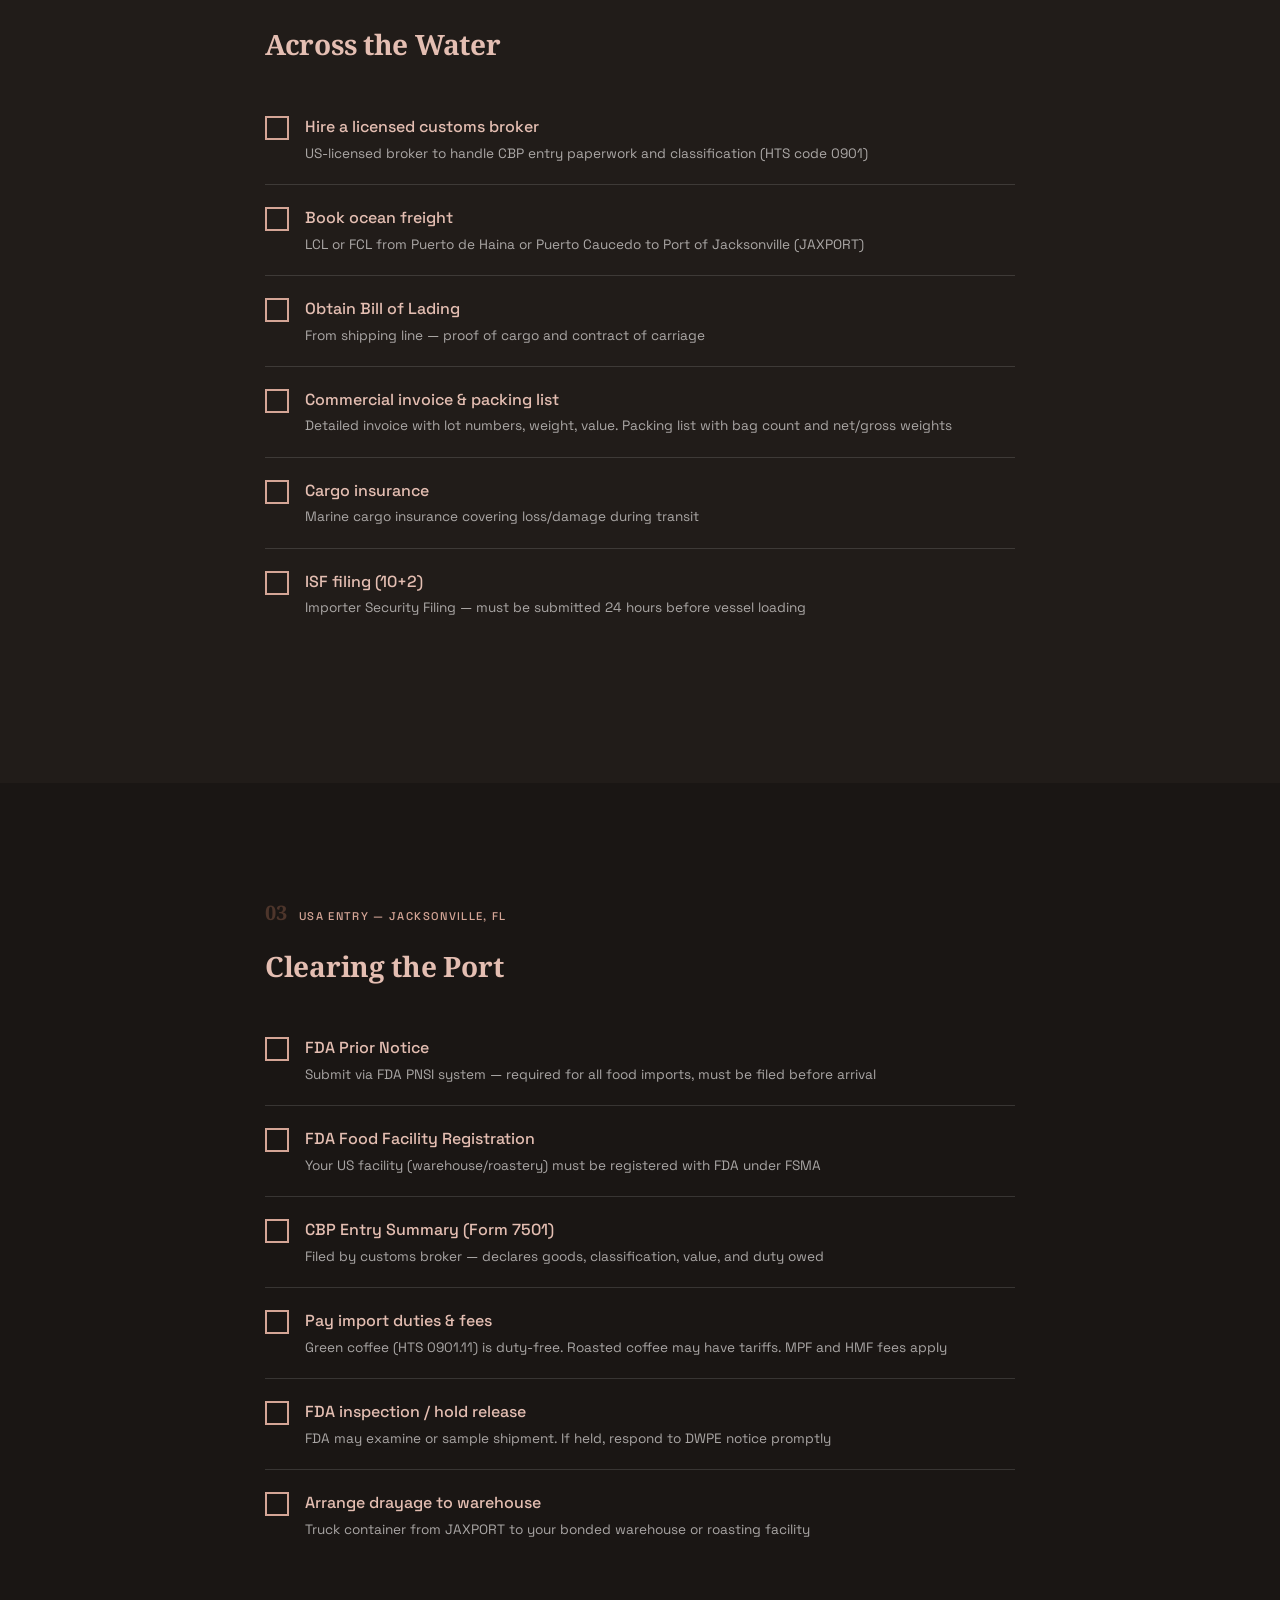
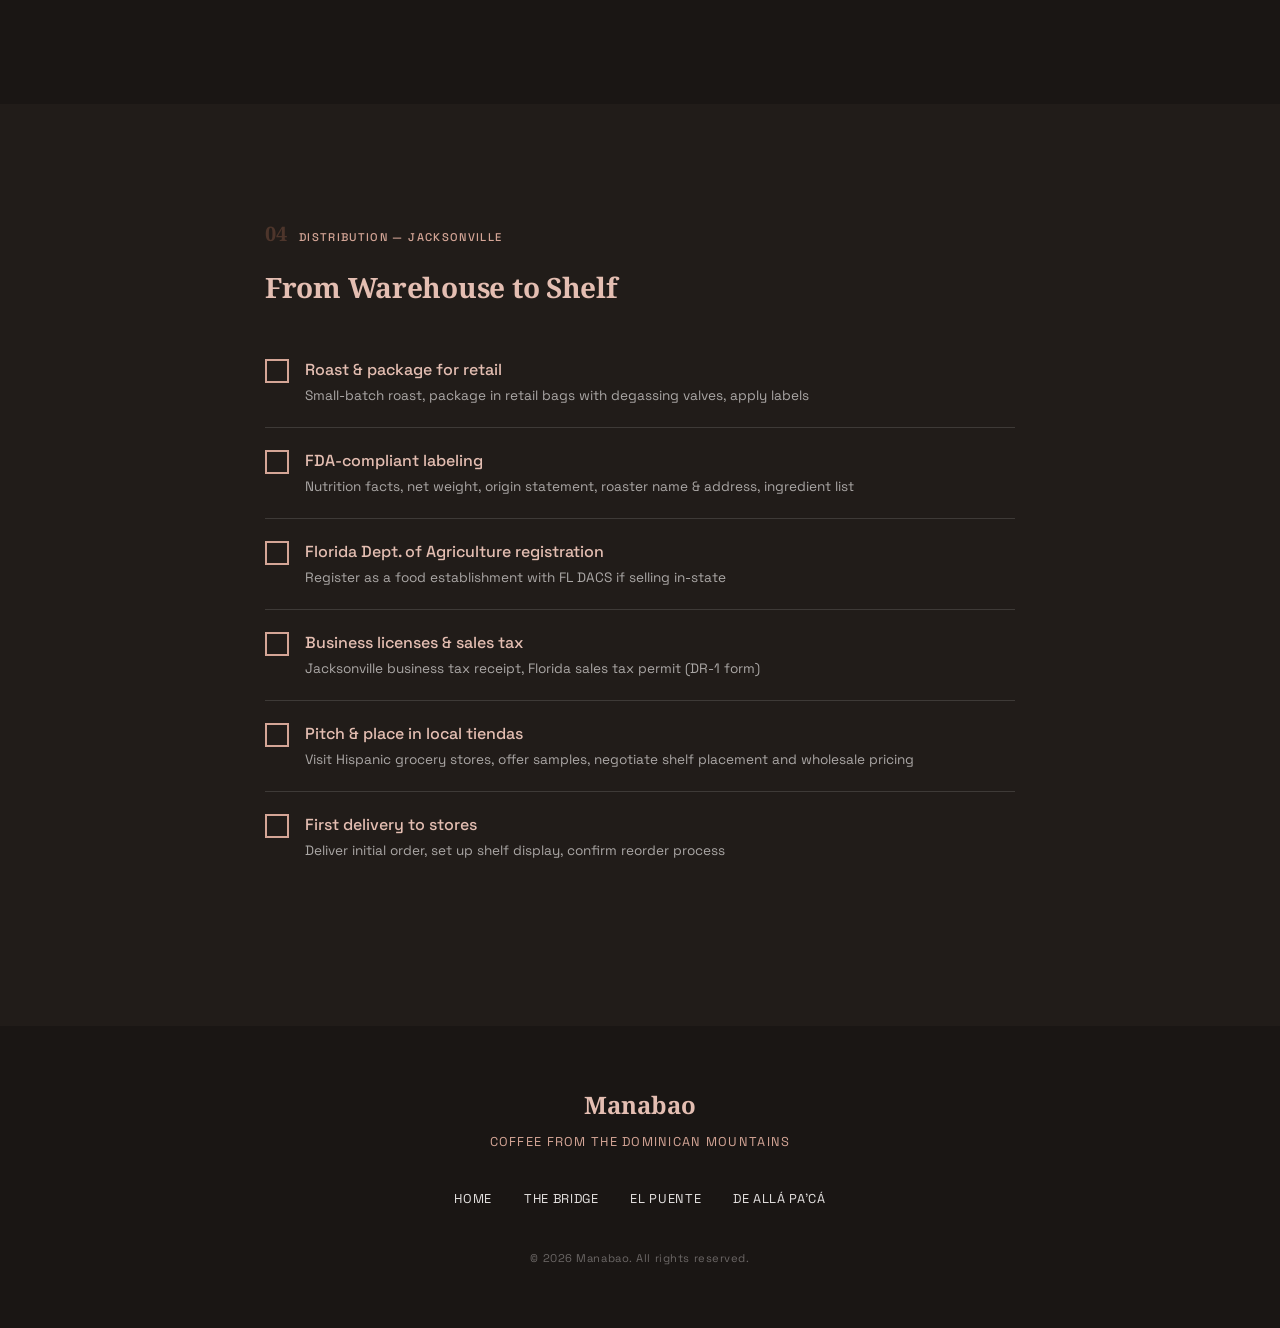
<file: import.html>
<!DOCTYPE html>
<html lang="en">
<head>
  <meta charset="UTF-8">
  <meta name="viewport" content="width=device-width, initial-scale=1.0">
  <title>Manabao — Import Checklist</title>
  <link rel="preconnect" href="https://fonts.googleapis.com">
  <link rel="preconnect" href="https://fonts.gstatic.com" crossorigin>
  <link rel="stylesheet" href="styles.css">
</head>
<body>

  <!-- Nav -->
  <nav class="nav">
    <a href="index.html" class="nav-logo">Manabao</a>
    <ul class="nav-links">
      <li><a href="#pre-export">Pre-Export</a></li>
      <li><a href="#shipping">Shipping</a></li>
      <li><a href="#entry">USA Entry</a></li>
      <li><a href="#distribution">Distribution</a></li>
    </ul>
  </nav>

  <!-- Hero -->
  <section class="hero" style="min-height: 60vh; background-image: url('img/hero-brand.png');">
    <div class="hero-overlay"></div>
    <div class="hero-content">
      <span class="origin-stamp">Operations</span>
      <h1 class="display-lg">Import Checklist</h1>
      <p class="hero-subtitle">DR to USA — Coffee Import Task List</p>
    </div>
  </section>

  <!-- Phase 1: Pre-Export (DR) -->
  <section id="pre-export" class="section section--low">
    <div class="section-inner" style="max-width: 750px;">
      <div class="checklist-phase">
        <div class="narrative-step">
          <span class="narrative-step__number">01</span>
          <span class="narrative-step__label">Pre-Export — Dominican Republic</span>
        </div>
        <h2 class="headline-sm" style="margin-bottom: 32px;">Before It Leaves the Island</h2>

        <label class="checklist-item">
          <input type="checkbox">
          <span class="checklist-check"></span>
          <span class="checklist-text">
            <strong>Source & contract coffee lot</strong>
            <span class="checklist-detail">Finalize micro-lot selection, agree on price per quintal with farmer cooperative</span>
          </span>
        </label>

        <label class="checklist-item">
          <input type="checkbox">
          <span class="checklist-check"></span>
          <span class="checklist-text">
            <strong>Quality cupping & grading</strong>
            <span class="checklist-detail">Cup samples, confirm SCA score (target 80+), document tasting notes</span>
          </span>
        </label>

        <label class="checklist-item">
          <input type="checkbox">
          <span class="checklist-check"></span>
          <span class="checklist-text">
            <strong>Obtain phytosanitary certificate</strong>
            <span class="checklist-detail">From DR Ministry of Agriculture — certifies beans are pest/disease free</span>
          </span>
        </label>

        <label class="checklist-item">
          <input type="checkbox">
          <span class="checklist-check"></span>
          <span class="checklist-text">
            <strong>Certificate of Origin</strong>
            <span class="checklist-detail">Issued by Dominican Chamber of Commerce — required for customs clearance</span>
          </span>
        </label>

        <label class="checklist-item">
          <input type="checkbox">
          <span class="checklist-check"></span>
          <span class="checklist-text">
            <strong>Export license / CODOCAFE registration</strong>
            <span class="checklist-detail">Register with Dominican Coffee Council (CODOCAFE) for legal export</span>
          </span>
        </label>

        <label class="checklist-item">
          <input type="checkbox">
          <span class="checklist-check"></span>
          <span class="checklist-text">
            <strong>Arrange milling & packaging</strong>
            <span class="checklist-detail">Green bean milling, grading by screen size, packed in GrainPro-lined jute bags (69kg)</span>
          </span>
        </label>
      </div>
    </div>
  </section>

  <!-- Phase 2: Shipping & Customs -->
  <section id="shipping" class="section section--container">
    <div class="section-inner" style="max-width: 750px;">
      <div class="checklist-phase">
        <div class="narrative-step">
          <span class="narrative-step__number">02</span>
          <span class="narrative-step__label">Shipping & Customs</span>
        </div>
        <h2 class="headline-sm" style="margin-bottom: 32px;">Across the Water</h2>

        <label class="checklist-item">
          <input type="checkbox">
          <span class="checklist-check"></span>
          <span class="checklist-text">
            <strong>Hire a licensed customs broker</strong>
            <span class="checklist-detail">US-licensed broker to handle CBP entry paperwork and classification (HTS code 0901)</span>
          </span>
        </label>

        <label class="checklist-item">
          <input type="checkbox">
          <span class="checklist-check"></span>
          <span class="checklist-text">
            <strong>Book ocean freight</strong>
            <span class="checklist-detail">LCL or FCL from Puerto de Haina or Puerto Caucedo to Port of Jacksonville (JAXPORT)</span>
          </span>
        </label>

        <label class="checklist-item">
          <input type="checkbox">
          <span class="checklist-check"></span>
          <span class="checklist-text">
            <strong>Obtain Bill of Lading</strong>
            <span class="checklist-detail">From shipping line — proof of cargo and contract of carriage</span>
          </span>
        </label>

        <label class="checklist-item">
          <input type="checkbox">
          <span class="checklist-check"></span>
          <span class="checklist-text">
            <strong>Commercial invoice & packing list</strong>
            <span class="checklist-detail">Detailed invoice with lot numbers, weight, value. Packing list with bag count and net/gross weights</span>
          </span>
        </label>

        <label class="checklist-item">
          <input type="checkbox">
          <span class="checklist-check"></span>
          <span class="checklist-text">
            <strong>Cargo insurance</strong>
            <span class="checklist-detail">Marine cargo insurance covering loss/damage during transit</span>
          </span>
        </label>

        <label class="checklist-item">
          <input type="checkbox">
          <span class="checklist-check"></span>
          <span class="checklist-text">
            <strong>ISF filing (10+2)</strong>
            <span class="checklist-detail">Importer Security Filing — must be submitted 24 hours before vessel loading</span>
          </span>
        </label>
      </div>
    </div>
  </section>

  <!-- Phase 3: USA Entry -->
  <section id="entry" class="section section--low">
    <div class="section-inner" style="max-width: 750px;">
      <div class="checklist-phase">
        <div class="narrative-step">
          <span class="narrative-step__number">03</span>
          <span class="narrative-step__label">USA Entry — Jacksonville, FL</span>
        </div>
        <h2 class="headline-sm" style="margin-bottom: 32px;">Clearing the Port</h2>

        <label class="checklist-item">
          <input type="checkbox">
          <span class="checklist-check"></span>
          <span class="checklist-text">
            <strong>FDA Prior Notice</strong>
            <span class="checklist-detail">Submit via FDA PNSI system — required for all food imports, must be filed before arrival</span>
          </span>
        </label>

        <label class="checklist-item">
          <input type="checkbox">
          <span class="checklist-check"></span>
          <span class="checklist-text">
            <strong>FDA Food Facility Registration</strong>
            <span class="checklist-detail">Your US facility (warehouse/roastery) must be registered with FDA under FSMA</span>
          </span>
        </label>

        <label class="checklist-item">
          <input type="checkbox">
          <span class="checklist-check"></span>
          <span class="checklist-text">
            <strong>CBP Entry Summary (Form 7501)</strong>
            <span class="checklist-detail">Filed by customs broker — declares goods, classification, value, and duty owed</span>
          </span>
        </label>

        <label class="checklist-item">
          <input type="checkbox">
          <span class="checklist-check"></span>
          <span class="checklist-text">
            <strong>Pay import duties & fees</strong>
            <span class="checklist-detail">Green coffee (HTS 0901.11) is duty-free. Roasted coffee may have tariffs. MPF and HMF fees apply</span>
          </span>
        </label>

        <label class="checklist-item">
          <input type="checkbox">
          <span class="checklist-check"></span>
          <span class="checklist-text">
            <strong>FDA inspection / hold release</strong>
            <span class="checklist-detail">FDA may examine or sample shipment. If held, respond to DWPE notice promptly</span>
          </span>
        </label>

        <label class="checklist-item">
          <input type="checkbox">
          <span class="checklist-check"></span>
          <span class="checklist-text">
            <strong>Arrange drayage to warehouse</strong>
            <span class="checklist-detail">Truck container from JAXPORT to your bonded warehouse or roasting facility</span>
          </span>
        </label>
      </div>
    </div>
  </section>

  <!-- Phase 4: Distribution -->
  <section id="distribution" class="section section--container">
    <div class="section-inner" style="max-width: 750px;">
      <div class="checklist-phase">
        <div class="narrative-step">
          <span class="narrative-step__number">04</span>
          <span class="narrative-step__label">Distribution — Jacksonville</span>
        </div>
        <h2 class="headline-sm" style="margin-bottom: 32px;">From Warehouse to Shelf</h2>

        <label class="checklist-item">
          <input type="checkbox">
          <span class="checklist-check"></span>
          <span class="checklist-text">
            <strong>Roast & package for retail</strong>
            <span class="checklist-detail">Small-batch roast, package in retail bags with degassing valves, apply labels</span>
          </span>
        </label>

        <label class="checklist-item">
          <input type="checkbox">
          <span class="checklist-check"></span>
          <span class="checklist-text">
            <strong>FDA-compliant labeling</strong>
            <span class="checklist-detail">Nutrition facts, net weight, origin statement, roaster name & address, ingredient list</span>
          </span>
        </label>

        <label class="checklist-item">
          <input type="checkbox">
          <span class="checklist-check"></span>
          <span class="checklist-text">
            <strong>Florida Dept. of Agriculture registration</strong>
            <span class="checklist-detail">Register as a food establishment with FL DACS if selling in-state</span>
          </span>
        </label>

        <label class="checklist-item">
          <input type="checkbox">
          <span class="checklist-check"></span>
          <span class="checklist-text">
            <strong>Business licenses & sales tax</strong>
            <span class="checklist-detail">Jacksonville business tax receipt, Florida sales tax permit (DR-1 form)</span>
          </span>
        </label>

        <label class="checklist-item">
          <input type="checkbox">
          <span class="checklist-check"></span>
          <span class="checklist-text">
            <strong>Pitch & place in local tiendas</strong>
            <span class="checklist-detail">Visit Hispanic grocery stores, offer samples, negotiate shelf placement and wholesale pricing</span>
          </span>
        </label>

        <label class="checklist-item">
          <input type="checkbox">
          <span class="checklist-check"></span>
          <span class="checklist-text">
            <strong>First delivery to stores</strong>
            <span class="checklist-detail">Deliver initial order, set up shelf display, confirm reorder process</span>
          </span>
        </label>
      </div>
    </div>
  </section>

  <!-- Footer -->
  <footer class="footer">
    <div class="footer-logo">Manabao</div>
    <p class="footer-tagline">Coffee from the Dominican Mountains</p>
    <ul class="footer-nav">
      <li><a href="index.html">Home</a></li>
      <li><a href="bridge.html">The Bridge</a></li>
      <li><a href="puente.html">El Puente</a></li>
      <li><a href="dealla.html">De Allá Pa'cá</a></li>
    </ul>
    <p class="footer-bottom">&copy; 2026 Manabao. All rights reserved.</p>
  </footer>

</body>
</html>
</file>
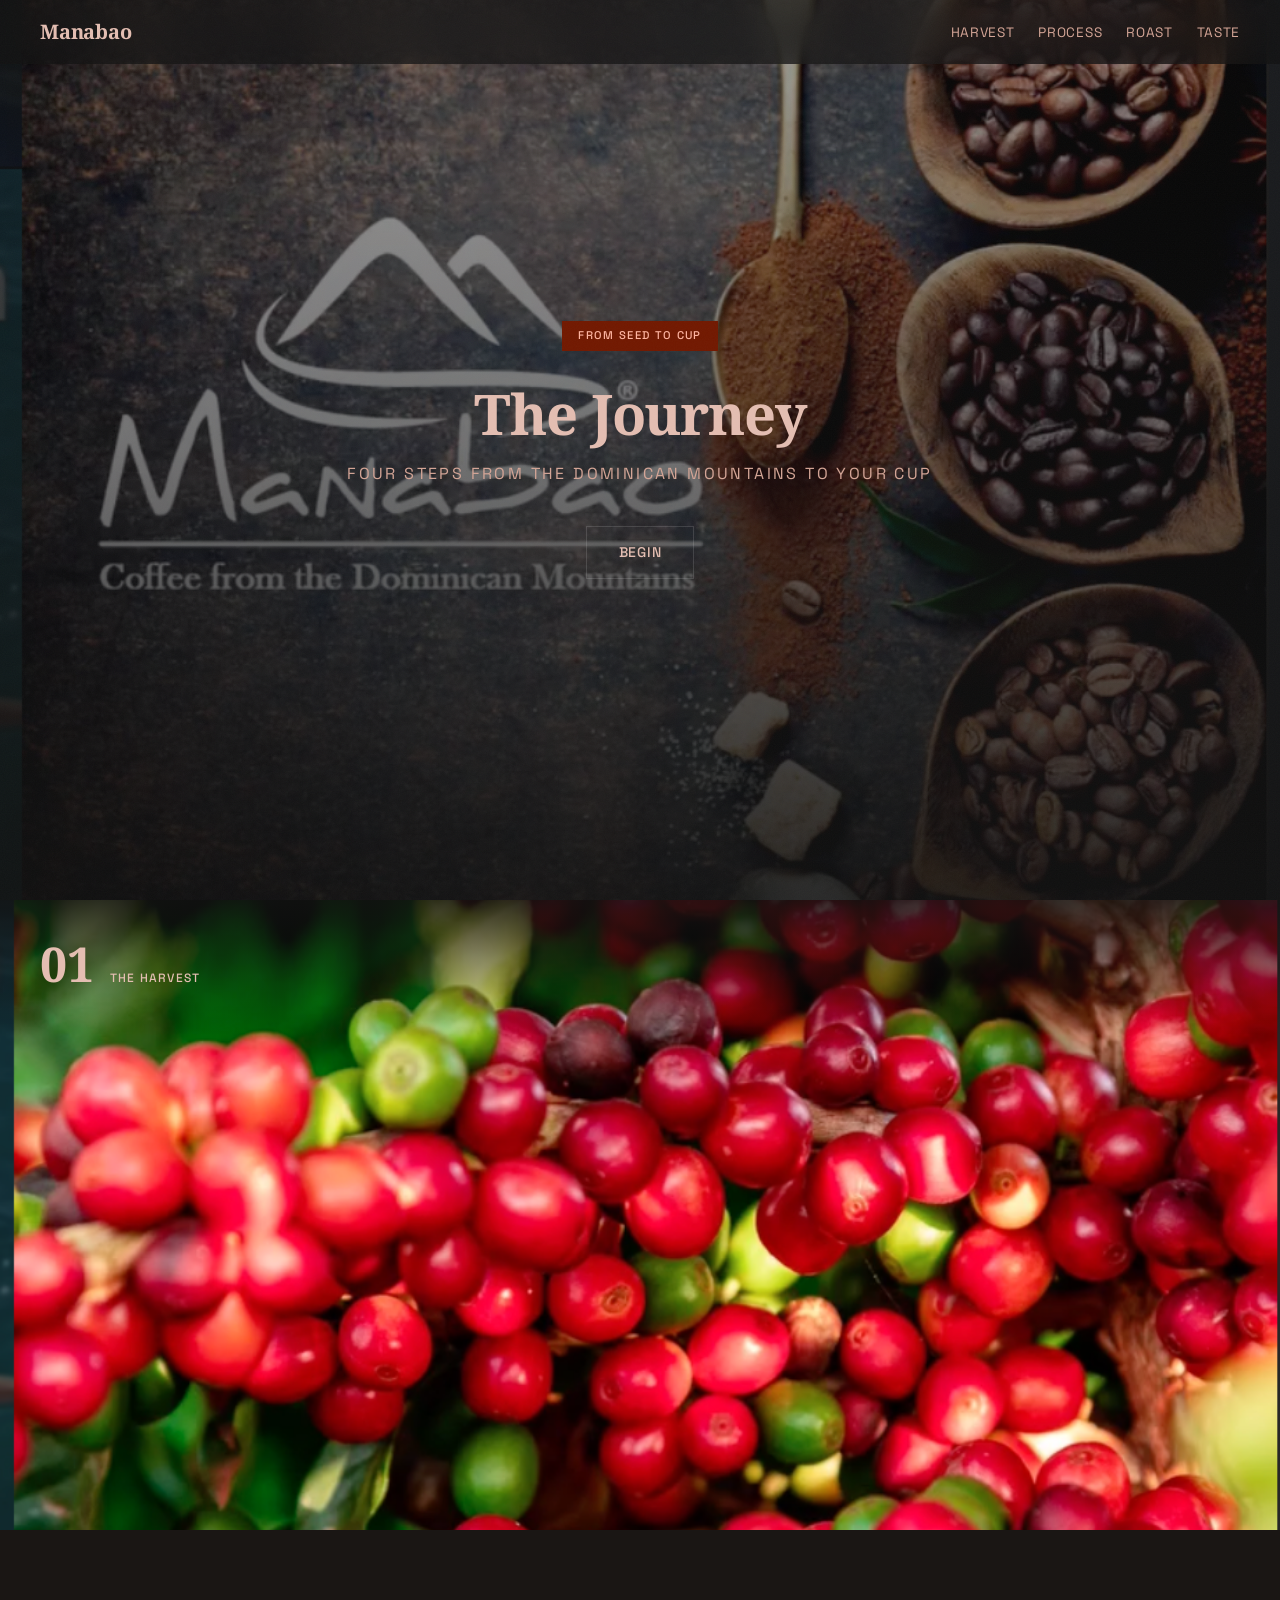
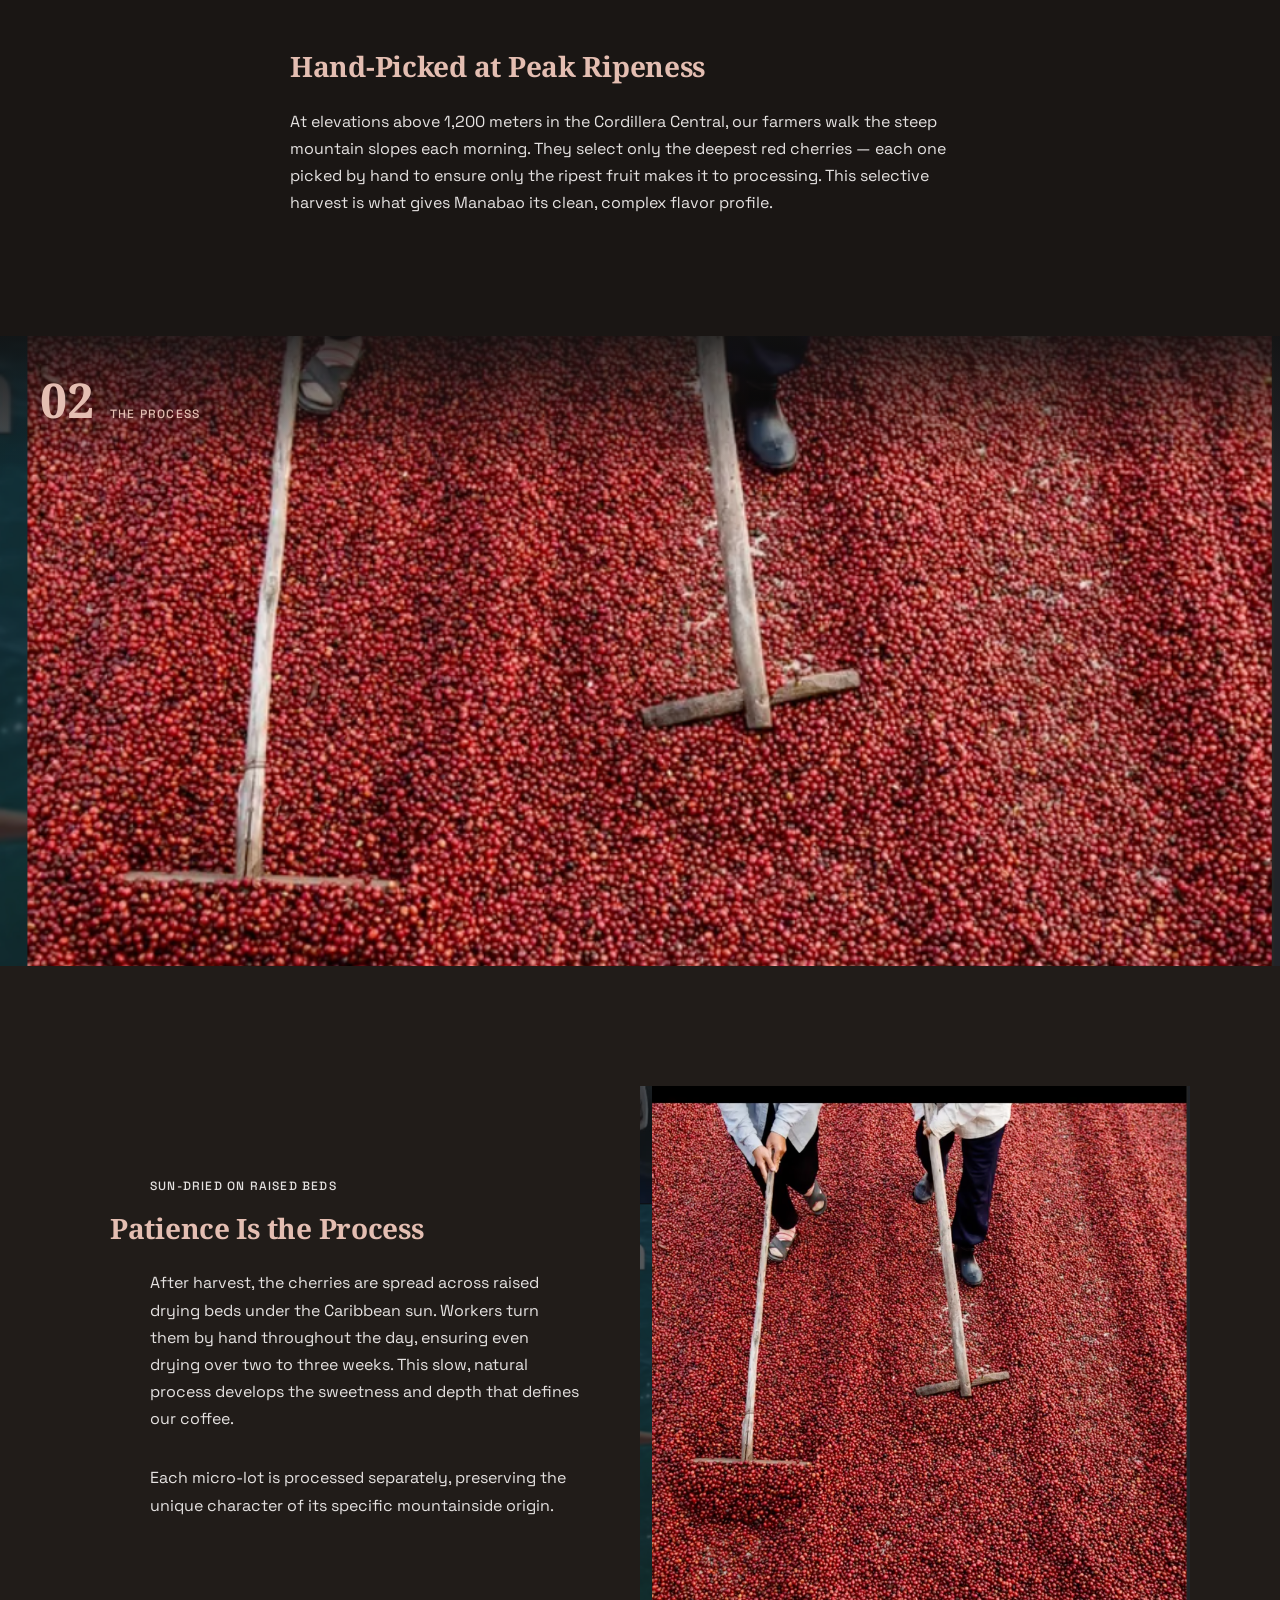
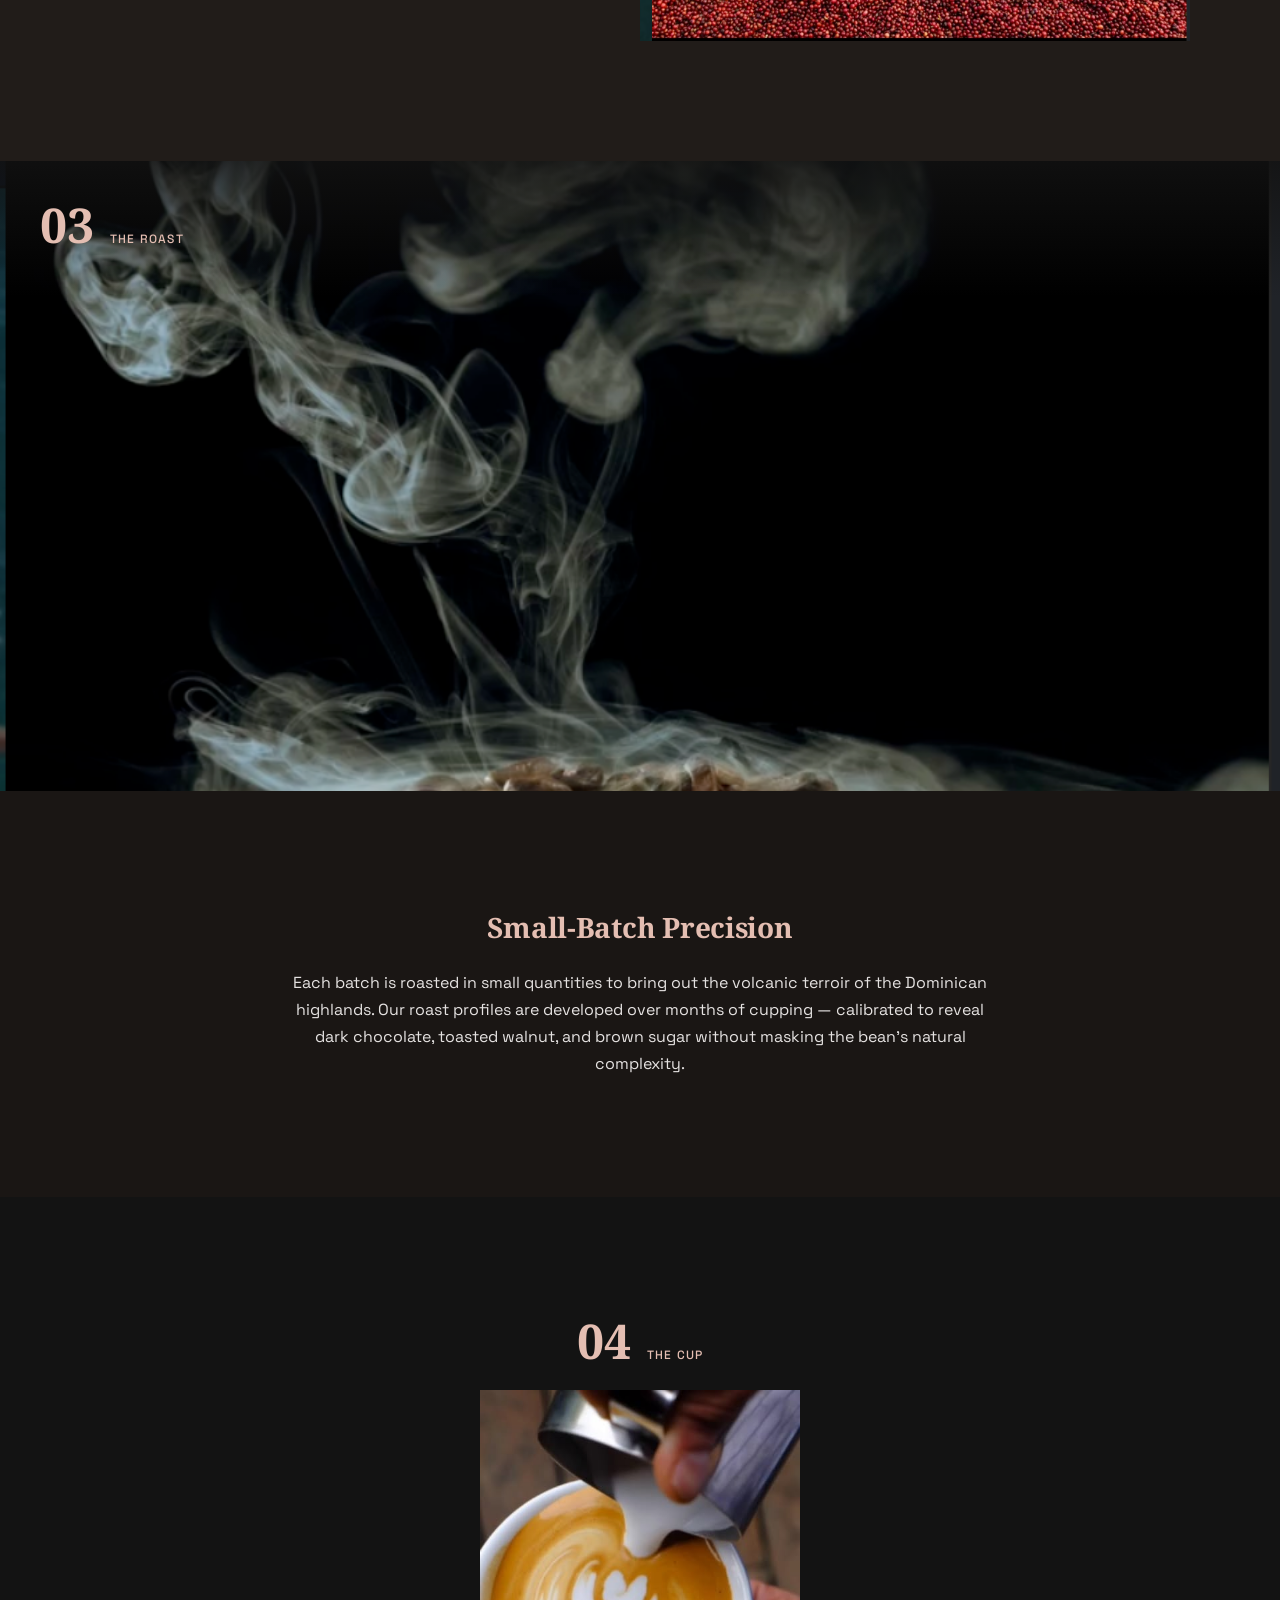
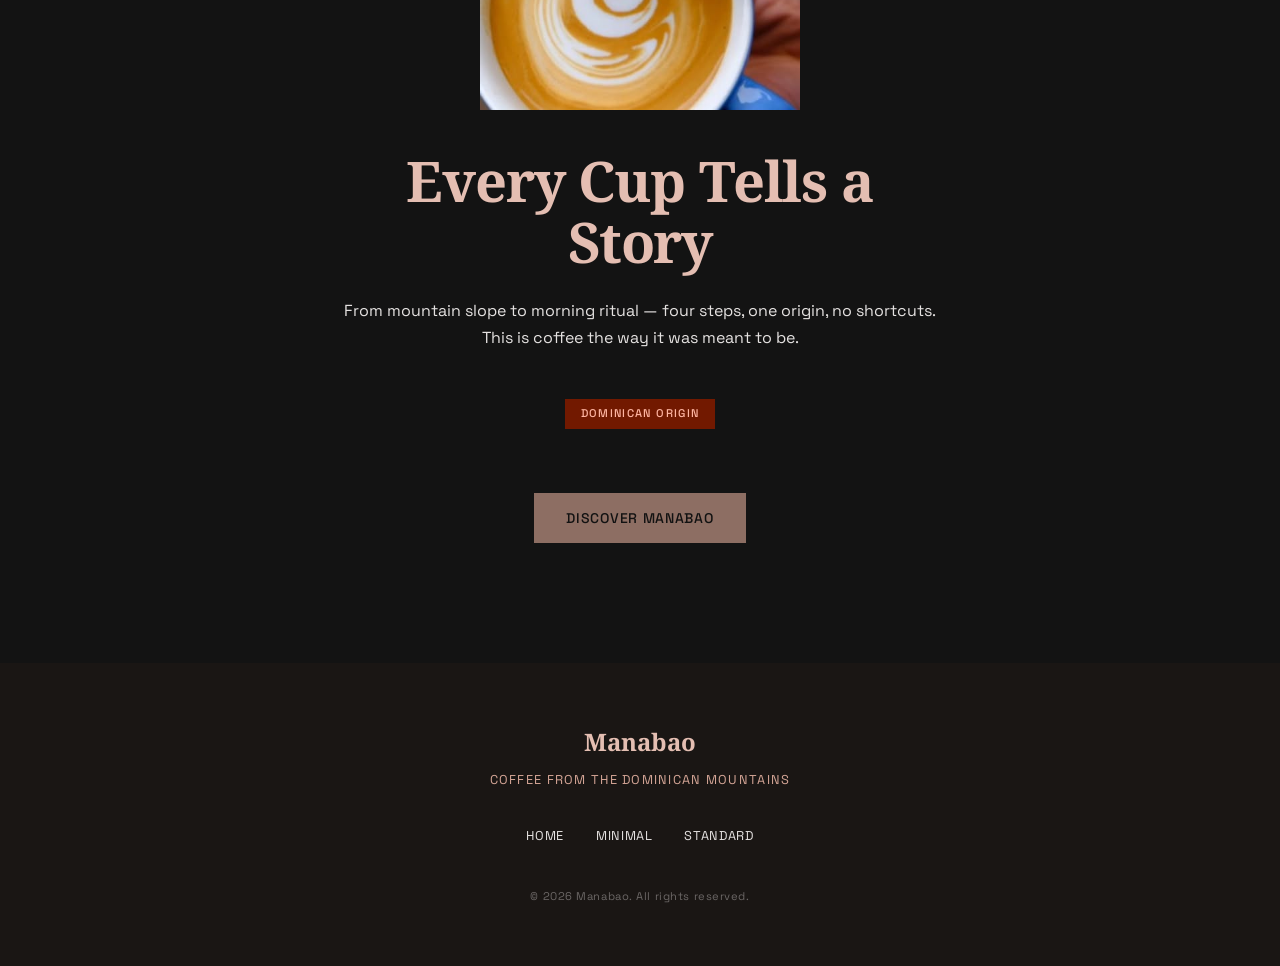
<file: journey.html>
<!DOCTYPE html>
<html lang="en">
<head>
  <meta charset="UTF-8">
  <meta name="viewport" content="width=device-width, initial-scale=1.0">
  <title>Manabao — The Journey</title>
  <link rel="preconnect" href="https://fonts.googleapis.com">
  <link rel="preconnect" href="https://fonts.gstatic.com" crossorigin>
  <link rel="stylesheet" href="styles.css">
</head>
<body>

  <!-- Nav -->
  <nav class="nav">
    <a href="index.html" class="nav-logo">Manabao</a>
    <ul class="nav-links">
      <li><a href="#harvest">Harvest</a></li>
      <li><a href="#process">Process</a></li>
      <li><a href="#roast">Roast</a></li>
      <li><a href="#taste">Taste</a></li>
    </ul>
  </nav>

  <!-- Hero -->
  <section class="hero" style="background-image: url('img/hero-brand.png');">
    <div class="hero-overlay"></div>
    <div class="hero-content">
      <span class="origin-stamp">From Seed to Cup</span>
      <h1 class="display-lg">The Journey</h1>
      <p class="hero-subtitle">Four steps from the Dominican mountains to your cup</p>
      <a href="#harvest" class="btn btn-outlined" style="margin-top: 16px;">Begin</a>
    </div>
  </section>

  <!-- Step 1: Harvest — Coffee Cherries -->
  <section id="harvest" class="journey-image">
    <img src="img/cherries-branch.png" alt="Ripe red coffee cherries growing on the branch in the Dominican mountains">
    <div class="journey-image__caption">
      <div class="journey-step">
        <span class="journey-step__number">01</span>
        <span class="label-sm" style="color: var(--primary-light);">The Harvest</span>
      </div>
    </div>
  </section>

  <section class="section section--low">
    <div class="section-inner" style="max-width: 700px;">
      <h2 class="headline-sm" style="margin-bottom: 24px;">Hand-Picked at Peak Ripeness</h2>
      <p class="body-text">
        At elevations above 1,200 meters in the Cordillera Central, our farmers walk the
        steep mountain slopes each morning. They select only the deepest red cherries —
        each one picked by hand to ensure only the ripest fruit makes it to processing.
        This selective harvest is what gives Manabao its clean, complex flavor profile.
      </p>
    </div>
  </section>

  <!-- Step 2: Process — Drying Beds -->
  <section id="process" class="journey-image">
    <img src="img/drying-beds.png" alt="Workers raking coffee cherries across drying beds">
    <div class="journey-image__caption">
      <div class="journey-step">
        <span class="journey-step__number">02</span>
        <span class="label-sm" style="color: var(--primary-light);">The Process</span>
      </div>
    </div>
  </section>

  <section class="section section--container">
    <div class="section-inner">
      <div class="editorial-grid editorial-grid--reverse">
        <div class="editorial-grid__image">
          <img src="img/drying-beds.png" alt="Close view of coffee drying process">
        </div>
        <div class="editorial-grid__text">
          <span class="label-sm" style="display: block; margin-bottom: 16px;">Sun-Dried on Raised Beds</span>
          <h2 class="headline-sm">Patience Is the Process</h2>
          <p class="body-text">
            After harvest, the cherries are spread across raised drying beds under the
            Caribbean sun. Workers turn them by hand throughout the day, ensuring even
            drying over two to three weeks. This slow, natural process develops the
            sweetness and depth that defines our coffee.
          </p>
          <p class="body-text">
            Each micro-lot is processed separately, preserving the unique character
            of its specific mountainside origin.
          </p>
        </div>
      </div>
    </div>
  </section>

  <!-- Step 3: Roast — Steaming Beans -->
  <section id="roast" class="journey-image">
    <img src="img/roasted-steam.png" alt="Freshly roasted coffee beans with rising steam">
    <div class="journey-image__caption">
      <div class="journey-step">
        <span class="journey-step__number">03</span>
        <span class="label-sm" style="color: var(--primary-light);">The Roast</span>
      </div>
    </div>
  </section>

  <section class="section section--low">
    <div class="section-inner" style="max-width: 700px; text-align: center;">
      <h2 class="headline-sm" style="margin-bottom: 24px;">Small-Batch Precision</h2>
      <p class="body-text">
        Each batch is roasted in small quantities to bring out the volcanic terroir of
        the Dominican highlands. Our roast profiles are developed over months of
        cupping — calibrated to reveal dark chocolate, toasted walnut, and brown sugar
        without masking the bean's natural complexity.
      </p>
    </div>
  </section>

  <!-- Step 4: Taste — The Final Cup -->
  <section id="taste" class="section section--surface">
    <div class="section-inner" style="text-align: center;">
      <div class="journey-step" style="justify-content: center; margin-bottom: 24px;">
        <span class="journey-step__number">04</span>
        <span class="label-sm" style="color: var(--primary-light);">The Cup</span>
      </div>

      <!-- Coffee Cup Image -->
      <img src="img/manabao_030.jpg" alt="Latte art being poured into a cup" style="max-width: 320px; margin: 0 auto 40px; display: block;">

      <h2 class="display-lg" style="margin-bottom: 24px; max-width: 600px; margin-left: auto; margin-right: auto;">Every Cup Tells a Story</h2>
      <p class="body-text" style="max-width: 600px; margin: 0 auto 48px;">
        From mountain slope to morning ritual — four steps, one origin,
        no shortcuts. This is coffee the way it was meant to be.
      </p>
      <span class="origin-stamp" style="margin-bottom: 32px;">Dominican Origin</span>
      <div style="margin-top: 32px;">
        <a href="#" class="btn btn-primary">Discover Manabao</a>
      </div>
    </div>
  </section>

  <!-- Footer -->
  <footer class="footer">
    <div class="footer-logo">Manabao</div>
    <p class="footer-tagline">Coffee from the Dominican Mountains</p>
    <ul class="footer-nav">
      <li><a href="index.html">Home</a></li>
      <li><a href="minimal.html">Minimal</a></li>
      <li><a href="standard.html">Standard</a></li>
    </ul>
    <p class="footer-bottom">&copy; 2026 Manabao. All rights reserved.</p>
  </footer>

</body>
</html>
</file>
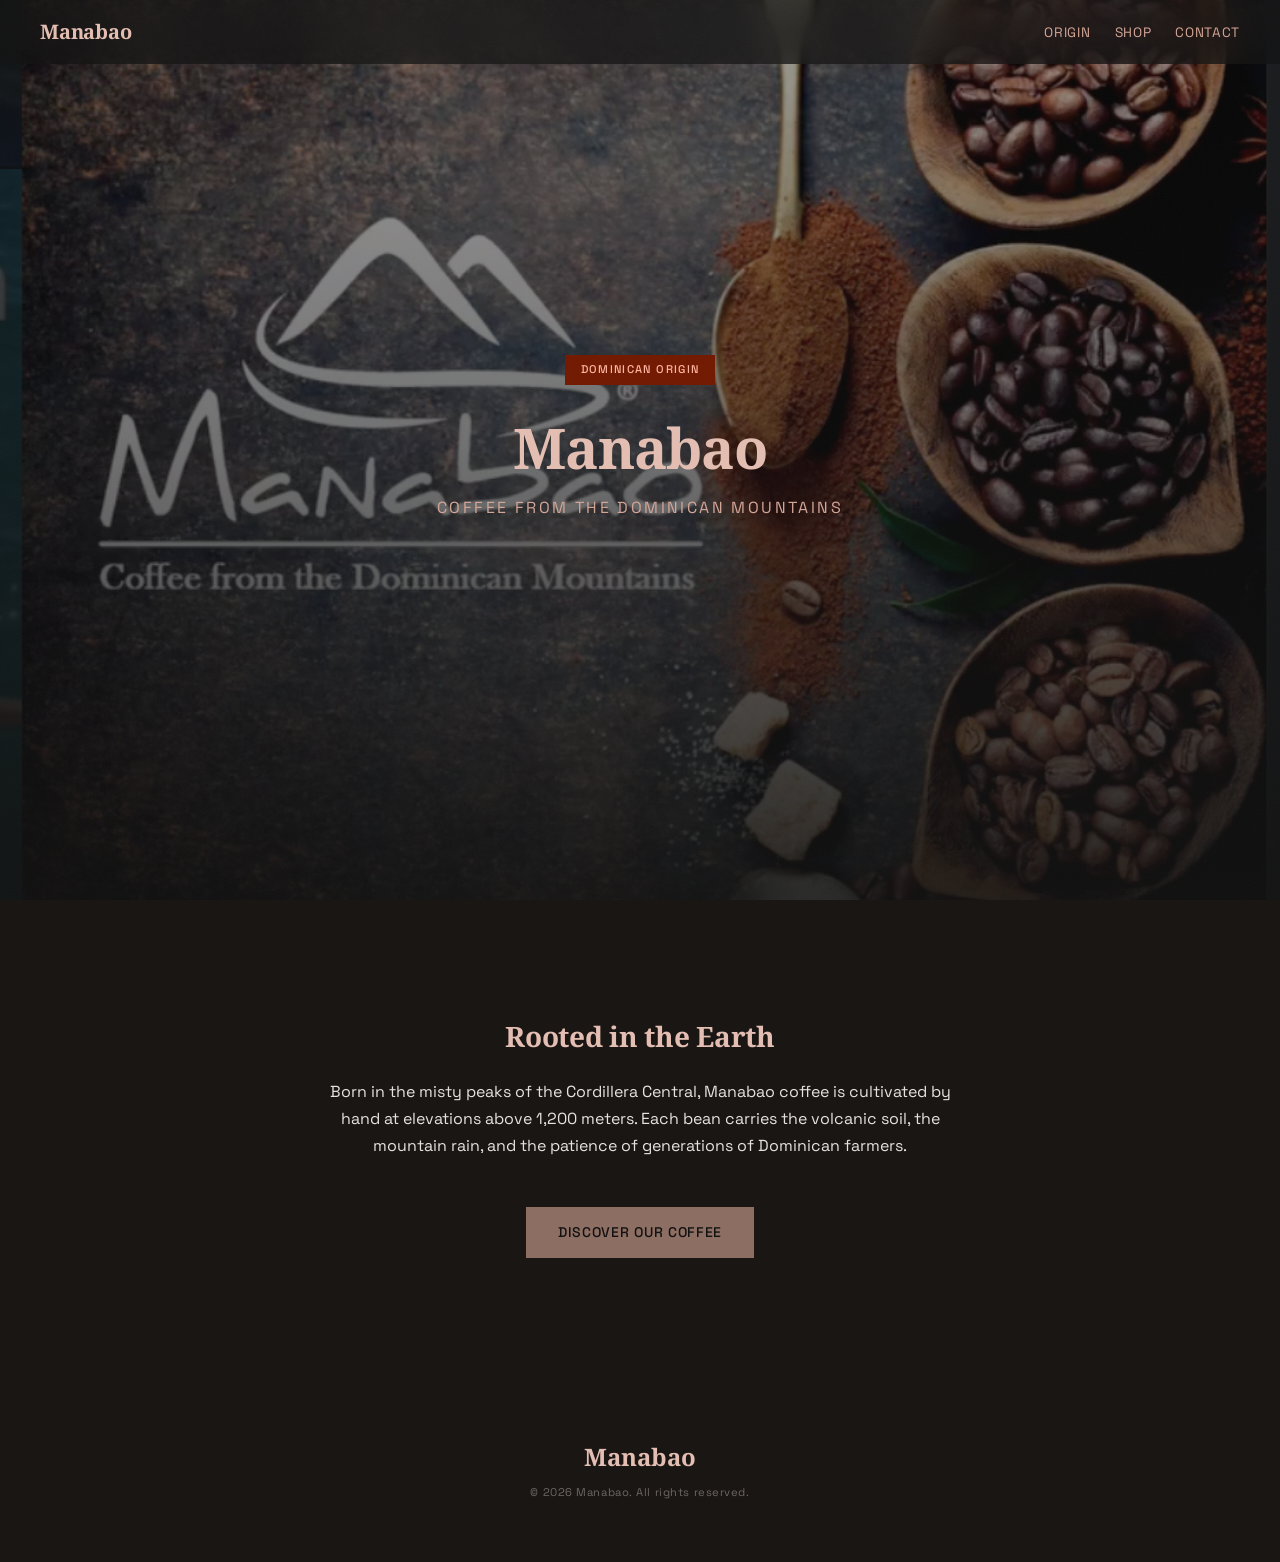
<file: minimal.html>
<!DOCTYPE html>
<html lang="en">
<head>
  <meta charset="UTF-8">
  <meta name="viewport" content="width=device-width, initial-scale=1.0">
  <title>Manabao — Coffee from the Dominican Mountains</title>
  <link rel="preconnect" href="https://fonts.googleapis.com">
  <link rel="preconnect" href="https://fonts.gstatic.com" crossorigin>
  <link rel="stylesheet" href="styles.css">
</head>
<body>

  <!-- Nav -->
  <nav class="nav">
    <a href="#" class="nav-logo">Manabao</a>
    <ul class="nav-links">
      <li><a href="#">Origin</a></li>
      <li><a href="#">Shop</a></li>
      <li><a href="#">Contact</a></li>
    </ul>
  </nav>

  <!-- Hero -->
  <section class="hero" style="background-image: url('img/hero-brand.png');">
    <div class="hero-overlay"></div>
    <div class="hero-content">
      <span class="origin-stamp">Dominican Origin</span>
      <h1 class="display-lg">Manabao</h1>
      <p class="hero-subtitle">Coffee from the Dominican Mountains</p>
    </div>
  </section>

  <!-- Origin Blurb -->
  <section class="section section--low">
    <div class="section-inner" style="max-width: 650px; text-align: center;">
      <h2 class="headline-sm" style="margin-bottom: 24px;">Rooted in the Earth</h2>
      <p class="body-text">
        Born in the misty peaks of the Cordillera Central, Manabao coffee is cultivated by
        hand at elevations above 1,200 meters. Each bean carries the volcanic soil, the
        mountain rain, and the patience of generations of Dominican farmers.
      </p>
      <div style="margin-top: 48px;">
        <a href="#" class="btn btn-primary">Discover Our Coffee</a>
      </div>
    </div>
  </section>

  <!-- Footer -->
  <footer class="footer">
    <div class="footer-logo">Manabao</div>
    <p class="footer-bottom">&copy; 2026 Manabao. All rights reserved.</p>
  </footer>

</body>
</html>
</file>
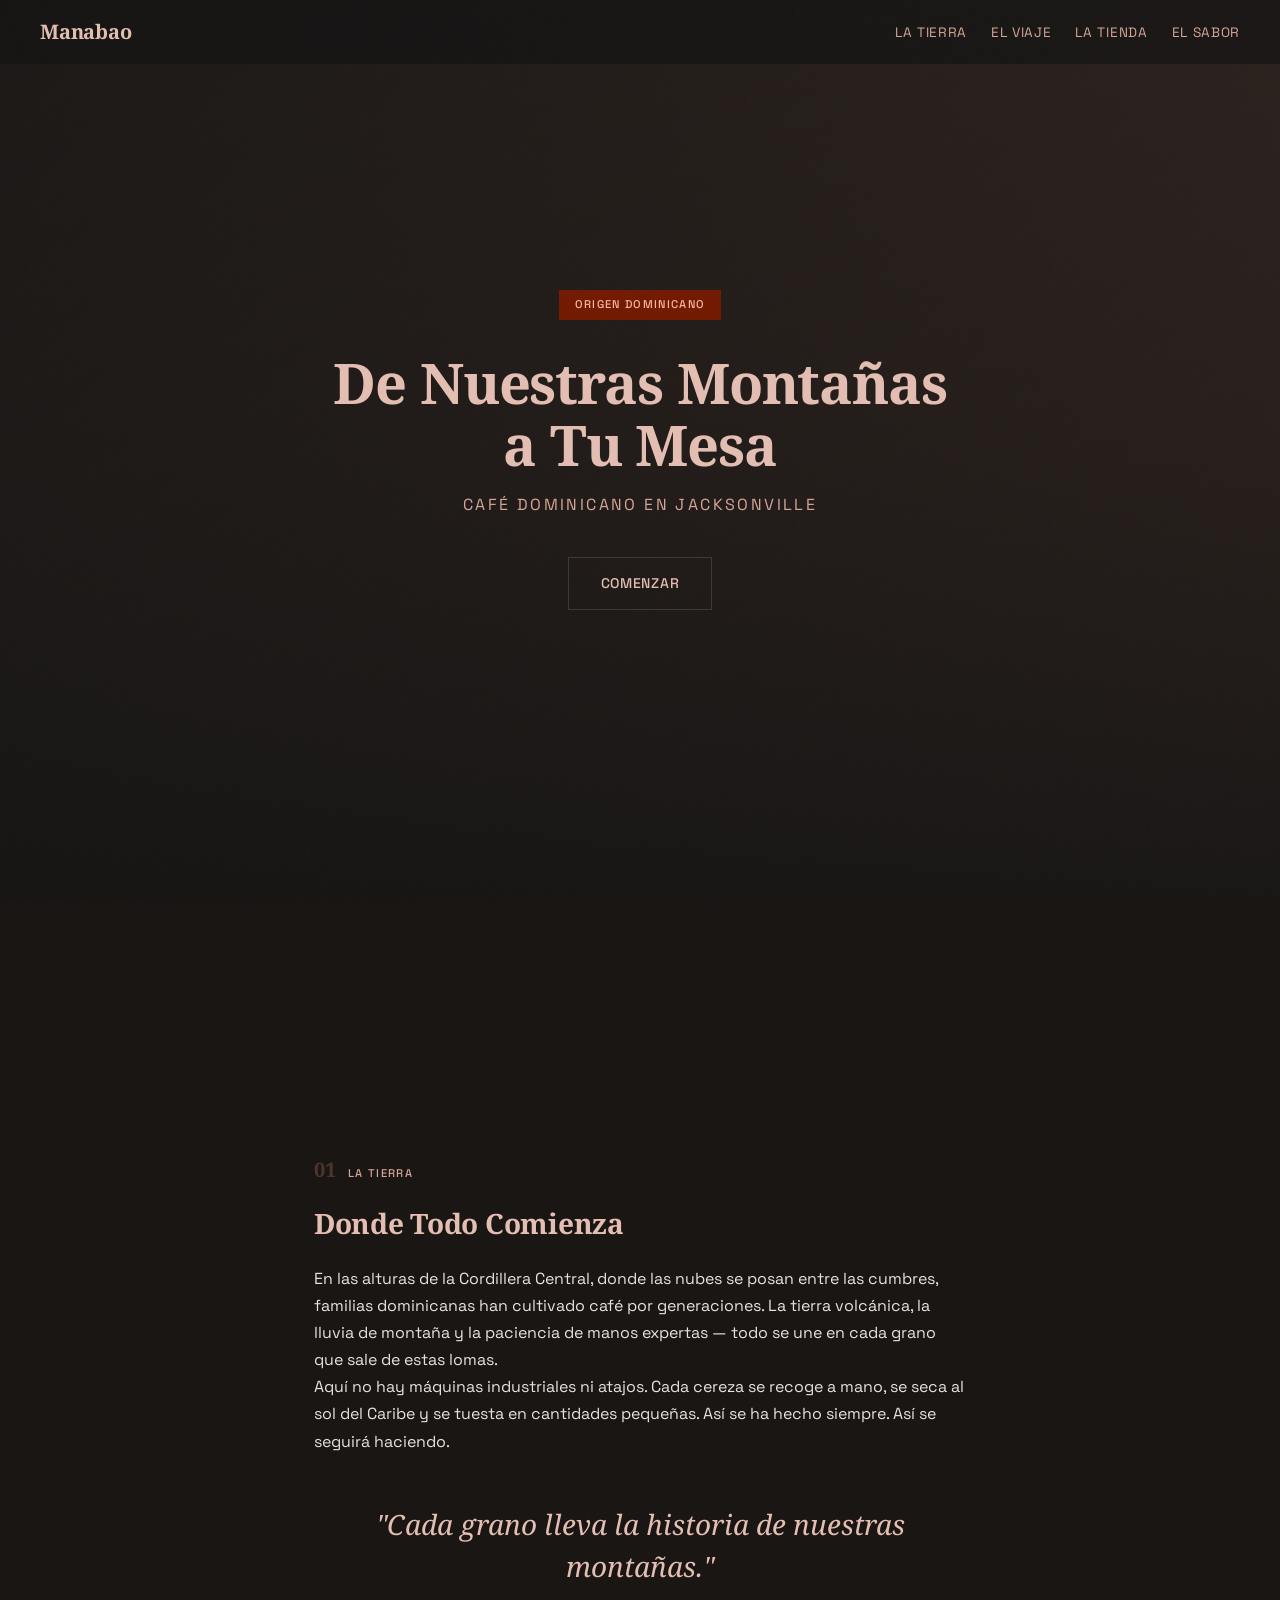
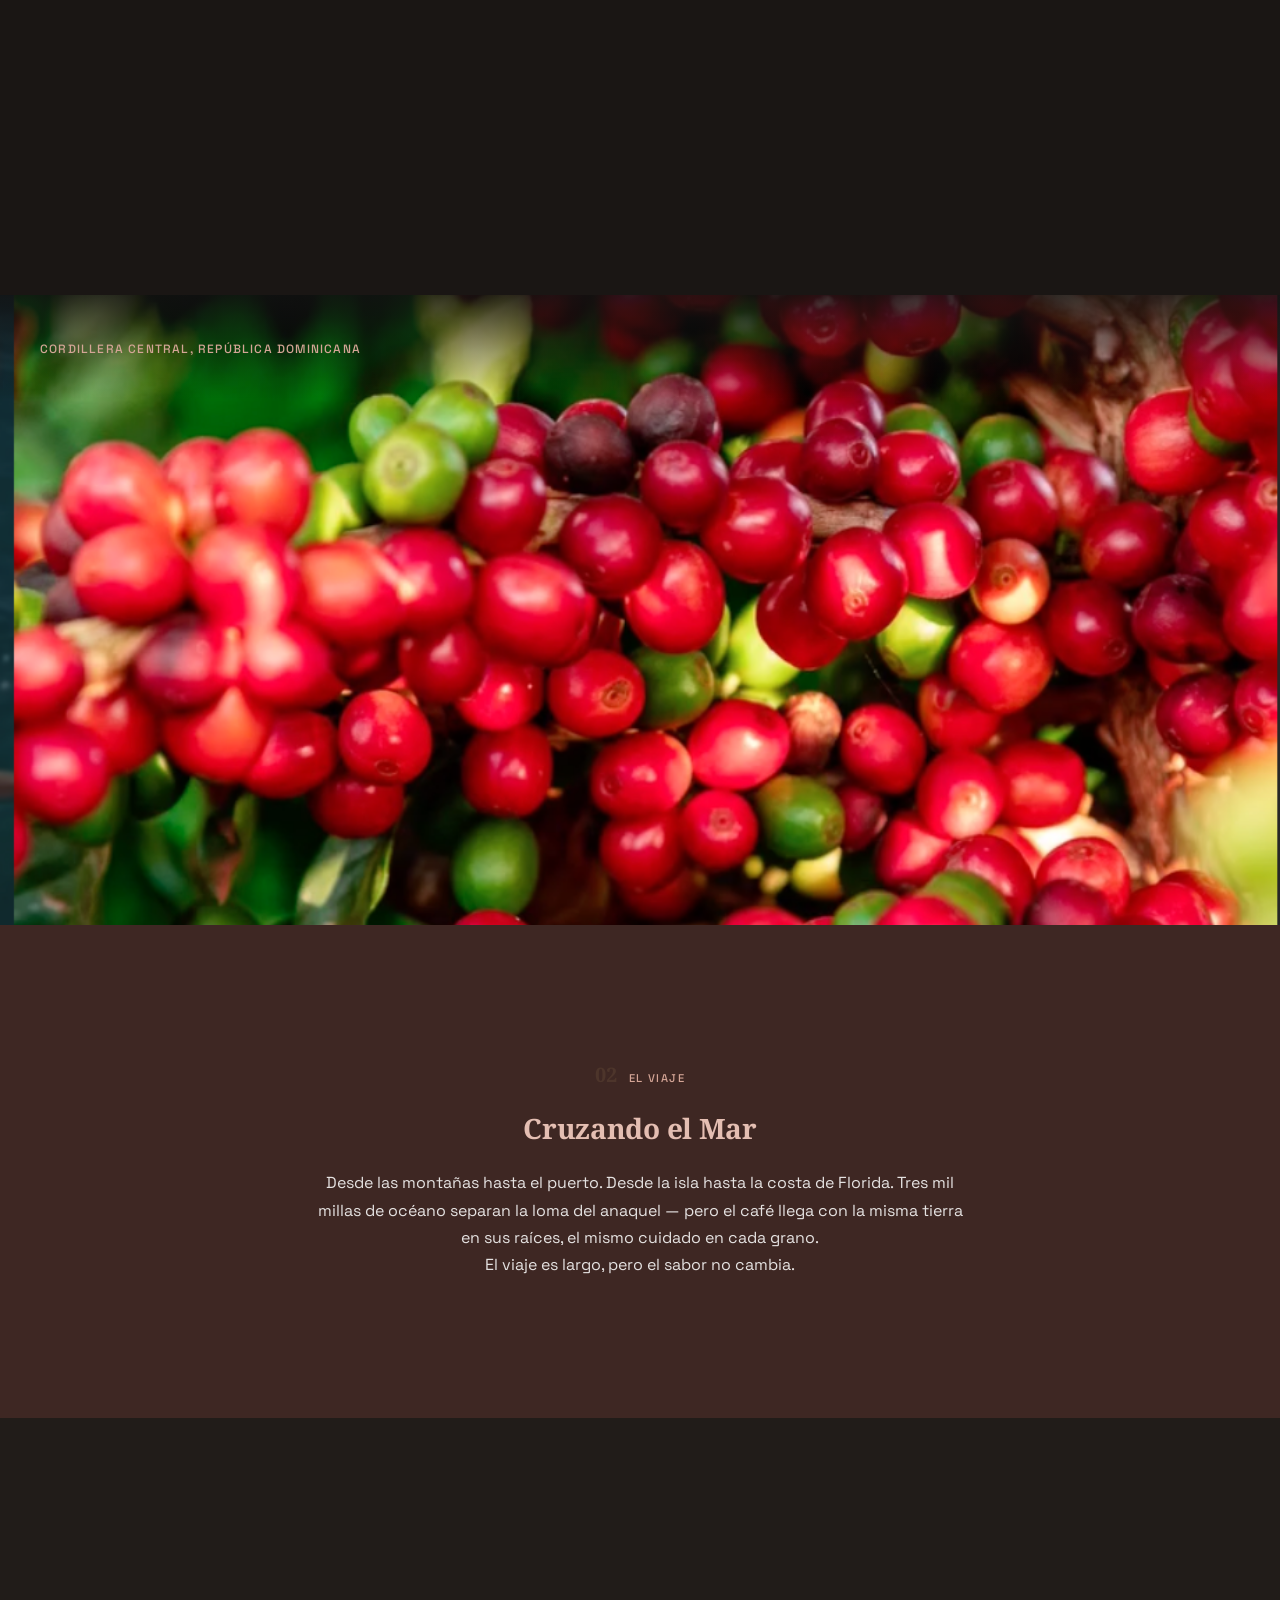
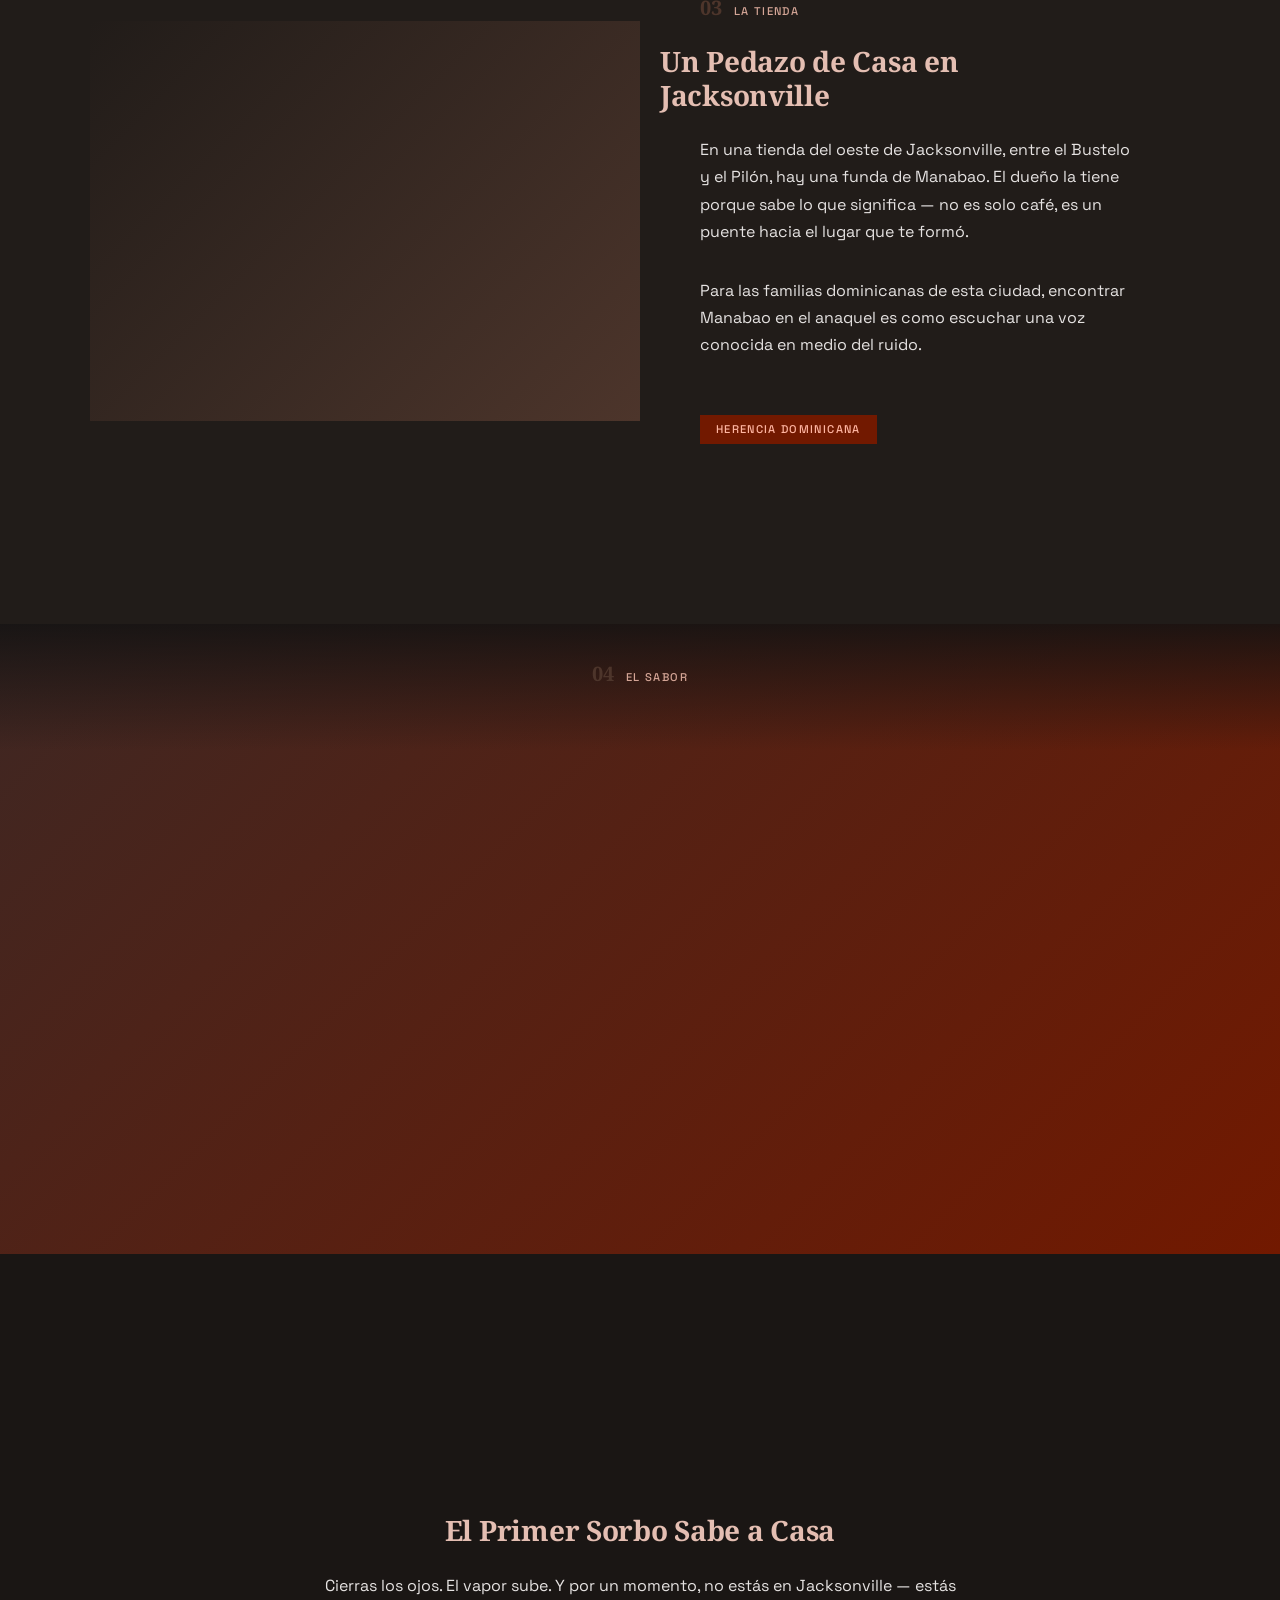
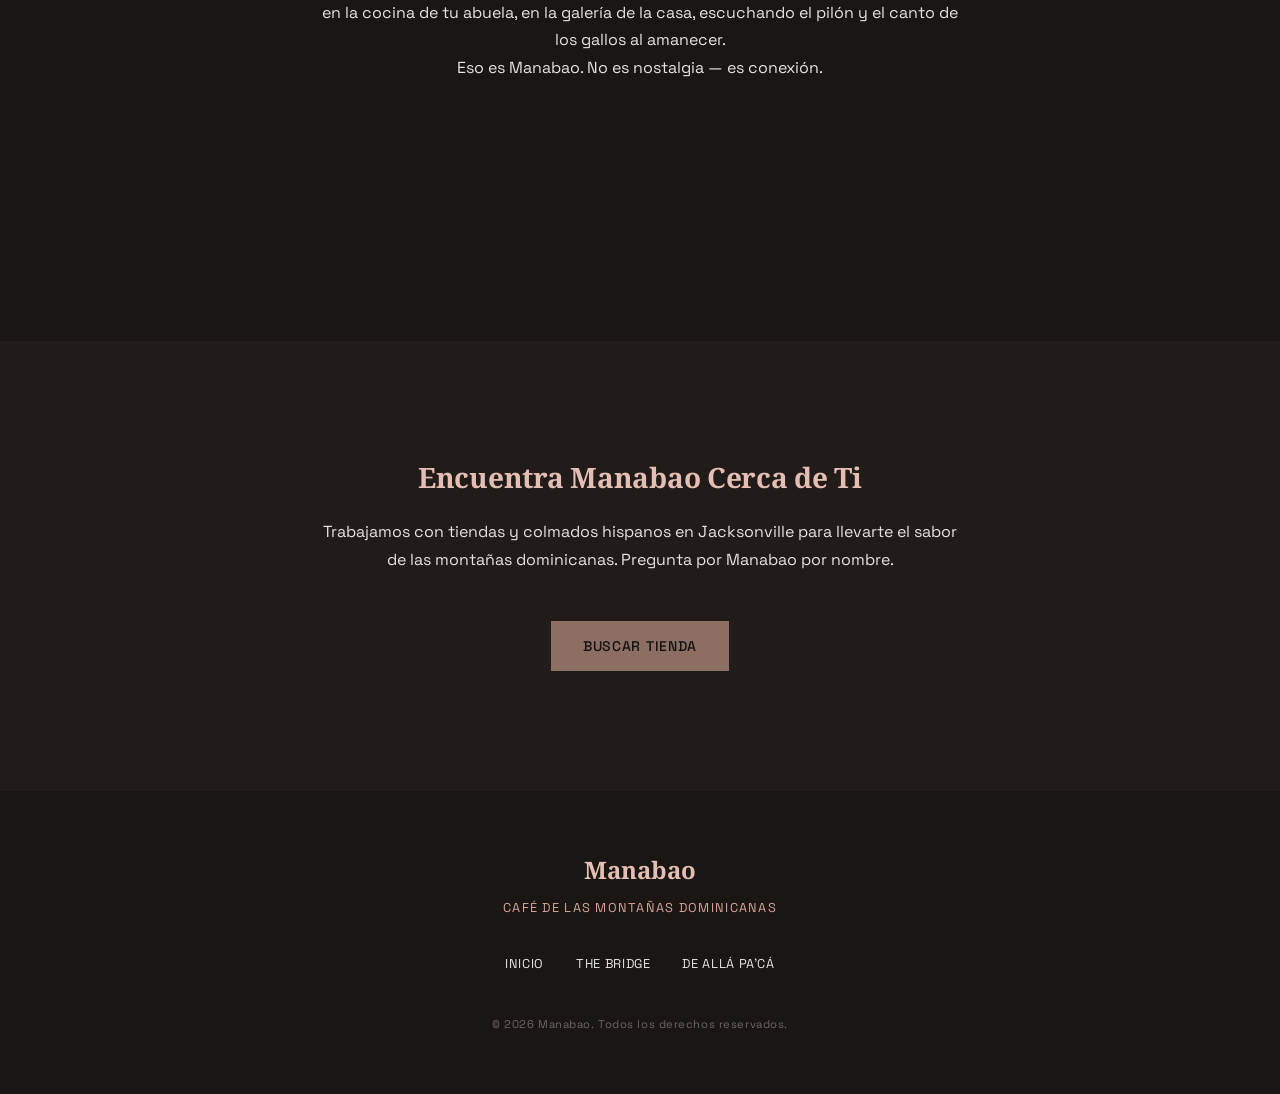
<file: puente.html>
<!DOCTYPE html>
<html lang="es">
<head>
  <meta charset="UTF-8">
  <meta name="viewport" content="width=device-width, initial-scale=1.0">
  <title>Manabao — El Puente</title>
  <link rel="preconnect" href="https://fonts.googleapis.com">
  <link rel="preconnect" href="https://fonts.gstatic.com" crossorigin>
  <link rel="stylesheet" href="styles.css">
</head>
<body>

  <!-- Nav -->
  <nav class="nav">
    <a href="index.html" class="nav-logo">Manabao</a>
    <ul class="nav-links">
      <li><a href="#tierra">La Tierra</a></li>
      <li><a href="#viaje">El Viaje</a></li>
      <li><a href="#tienda">La Tienda</a></li>
      <li><a href="#sabor">El Sabor</a></li>
    </ul>
  </nav>

  <!-- Hero -->
  <section class="hero" style="position: relative;">
    <div class="placeholder--store" style="position: absolute; inset: 0;"></div>
    <div class="hero-overlay"></div>
    <div class="hero-content">
      <span class="origin-stamp">Origen Dominicano</span>
      <h1 class="display-lg">De Nuestras Montañas<br>a Tu Mesa</h1>
      <p class="hero-subtitle">Café dominicano en Jacksonville</p>
      <a href="#tierra" class="btn btn-outlined" style="margin-top: 16px;">Comenzar</a>
    </div>
  </section>

  <!-- 01 — La Tierra -->
  <section id="tierra" class="section section--low">
    <div class="narrative-section">
      <div class="narrative-step">
        <span class="narrative-step__number">01</span>
        <span class="narrative-step__label">La Tierra</span>
      </div>
      <h2 class="headline-sm" style="margin-bottom: 24px;">Donde Todo Comienza</h2>
      <p class="body-text">
        En las alturas de la Cordillera Central, donde las nubes se posan entre
        las cumbres, familias dominicanas han cultivado café por generaciones.
        La tierra volcánica, la lluvia de montaña y la paciencia de manos
        expertas — todo se une en cada grano que sale de estas lomas.
      </p>
      <p class="body-text">
        Aquí no hay máquinas industriales ni atajos. Cada cereza se recoge a mano,
        se seca al sol del Caribe y se tuesta en cantidades pequeñas. Así se ha
        hecho siempre. Así se seguirá haciendo.
      </p>
      <p class="narrative-pullquote">
        "Cada grano lleva la historia de nuestras montañas."
      </p>
    </div>
  </section>

  <!-- Full-bleed farm image -->
  <section class="journey-image">
    <img src="img/cherries-branch.png" alt="Cerezas de café maduras en la rama">
    <div class="journey-image__caption">
      <span class="label-sm" style="color: var(--primary-dim);">Cordillera Central, República Dominicana</span>
    </div>
  </section>

  <!-- 02 — El Viaje -->
  <section id="viaje" class="section--dark">
    <div class="narrative-section" style="padding-top: 0; padding-bottom: 0;">
      <div class="narrative-step" style="justify-content: center;">
        <span class="narrative-step__number">02</span>
        <span class="narrative-step__label">El Viaje</span>
      </div>
      <h2 class="headline-sm" style="margin-bottom: 24px;">Cruzando el Mar</h2>
      <p class="body-text" style="text-align: center;">
        Desde las montañas hasta el puerto. Desde la isla hasta la costa de
        Florida. Tres mil millas de océano separan la loma del anaquel — pero
        el café llega con la misma tierra en sus raíces, el mismo cuidado en
        cada grano.
      </p>
      <p class="body-text" style="text-align: center;">
        El viaje es largo, pero el sabor no cambia.
      </p>
    </div>
  </section>

  <!-- 03 — La Tienda -->
  <section id="tienda" class="section section--container">
    <div class="section-inner">
      <div class="editorial-grid">
        <div class="editorial-grid__image">
          <div class="placeholder--store" style="width: 100%; min-height: 400px;"></div>
        </div>
        <div class="editorial-grid__text">
          <div class="narrative-step">
            <span class="narrative-step__number">03</span>
            <span class="narrative-step__label">La Tienda</span>
          </div>
          <h2 class="headline-sm">Un Pedazo de Casa en Jacksonville</h2>
          <p class="body-text">
            En una tienda del oeste de Jacksonville, entre el Bustelo y el Pilón,
            hay una funda de Manabao. El dueño la tiene porque sabe lo que
            significa — no es solo café, es un puente hacia el lugar que te formó.
          </p>
          <p class="body-text">
            Para las familias dominicanas de esta ciudad, encontrar Manabao en
            el anaquel es como escuchar una voz conocida en medio del ruido.
          </p>
          <span class="origin-stamp" style="margin-top: 24px;">Herencia Dominicana</span>
        </div>
      </div>
    </div>
  </section>

  <!-- 04 — El Sabor de Casa -->
  <section id="sabor" class="journey-image">
    <div class="placeholder--moment" style="width: 100%; height: 100%; position: absolute; inset: 0;"></div>
    <div class="journey-image__caption">
      <div class="narrative-step" style="justify-content: center;">
        <span class="narrative-step__number">04</span>
        <span class="narrative-step__label">El Sabor</span>
      </div>
    </div>
  </section>

  <section class="section section--low">
    <div class="narrative-section" style="text-align: center;">
      <h2 class="headline-sm" style="margin-bottom: 24px;">El Primer Sorbo Sabe a Casa</h2>
      <p class="body-text">
        Cierras los ojos. El vapor sube. Y por un momento, no estás en
        Jacksonville — estás en la cocina de tu abuela, en la galería de la
        casa, escuchando el pilón y el canto de los gallos al amanecer.
      </p>
      <p class="body-text">
        Eso es Manabao. No es nostalgia — es conexión.
      </p>
    </div>
  </section>

  <!-- CTA -->
  <section class="section section--container">
    <div class="section-inner" style="max-width: 650px; text-align: center;">
      <h2 class="headline-sm" style="margin-bottom: 24px;">Encuentra Manabao Cerca de Ti</h2>
      <p class="body-text">
        Trabajamos con tiendas y colmados hispanos en Jacksonville para
        llevarte el sabor de las montañas dominicanas. Pregunta por Manabao
        por nombre.
      </p>
      <div style="margin-top: 48px;">
        <a href="#" class="btn btn-primary">Buscar Tienda</a>
      </div>
    </div>
  </section>

  <!-- Footer -->
  <footer class="footer">
    <div class="footer-logo">Manabao</div>
    <p class="footer-tagline">Café de las Montañas Dominicanas</p>
    <ul class="footer-nav">
      <li><a href="index.html">Inicio</a></li>
      <li><a href="bridge.html">The Bridge</a></li>
      <li><a href="dealla.html">De Allá Pa'cá</a></li>
    </ul>
    <p class="footer-bottom">&copy; 2026 Manabao. Todos los derechos reservados.</p>
  </footer>

</body>
</html>
</file>
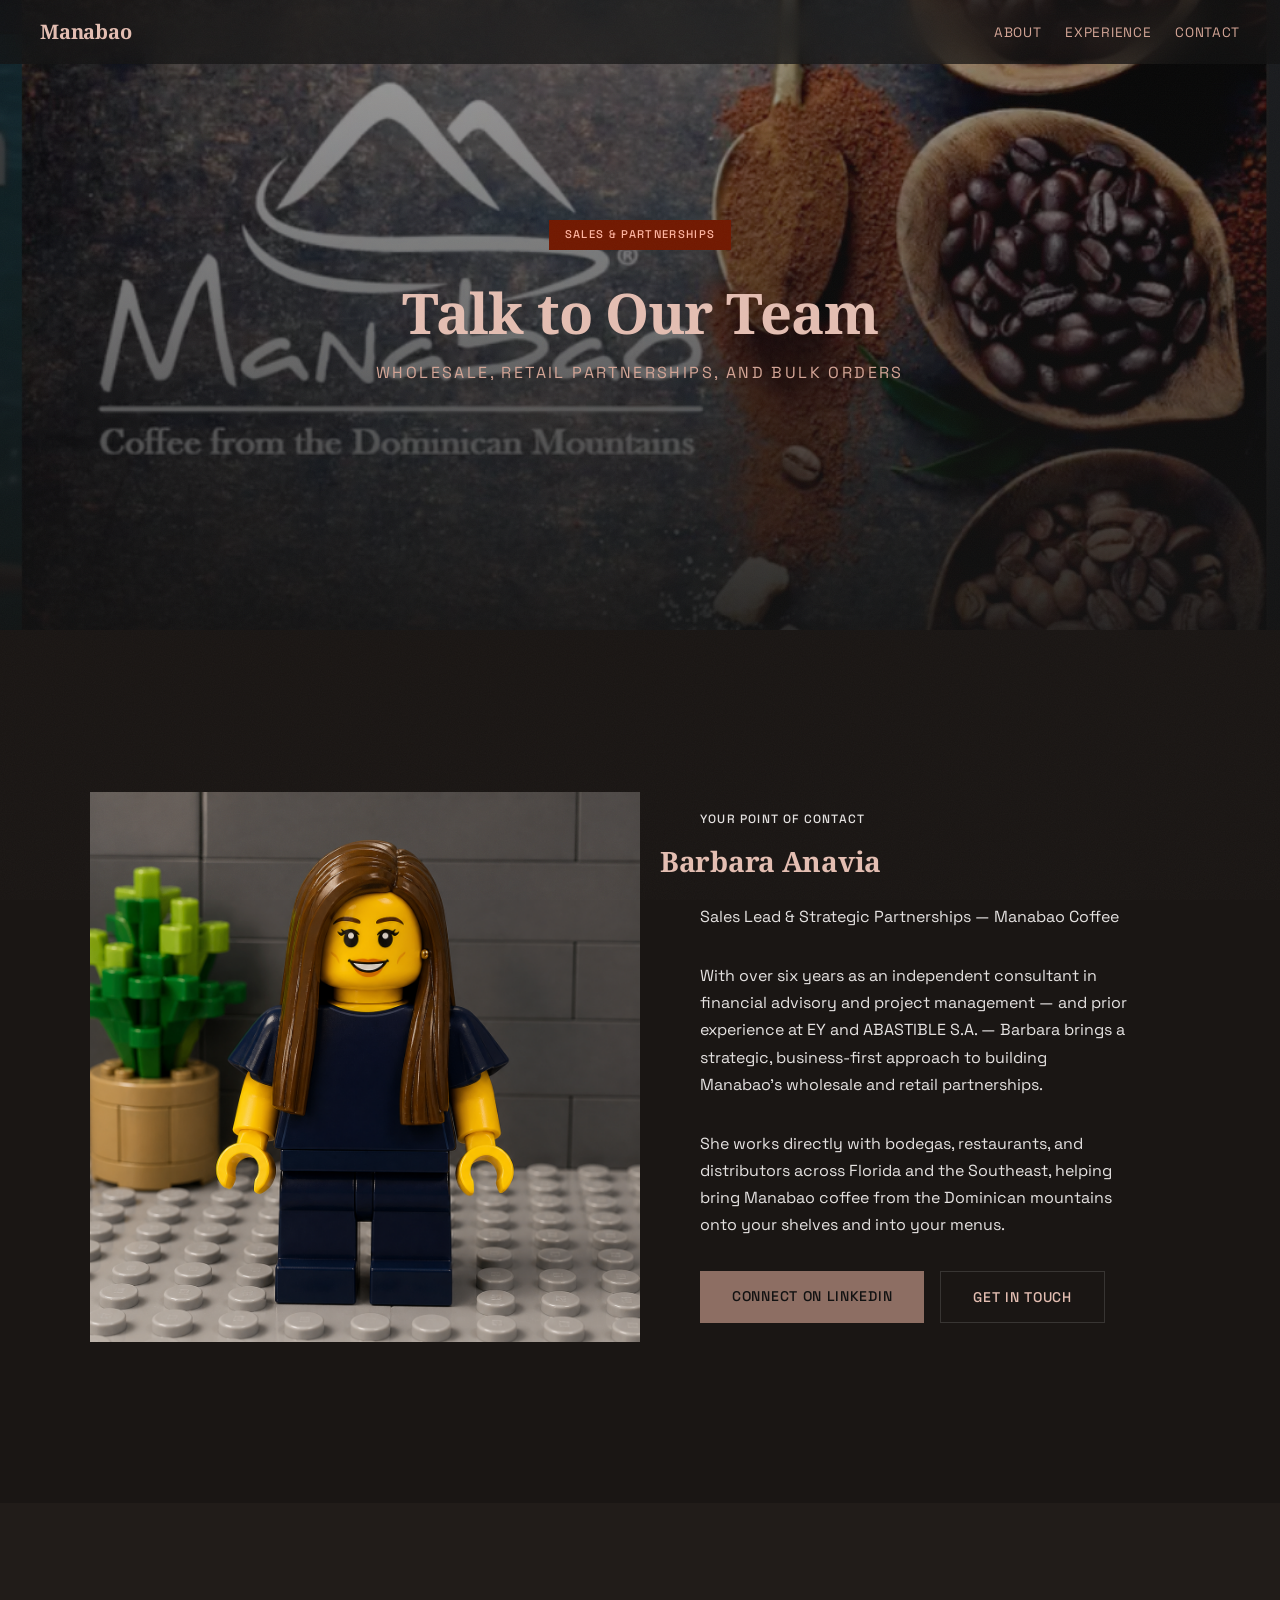
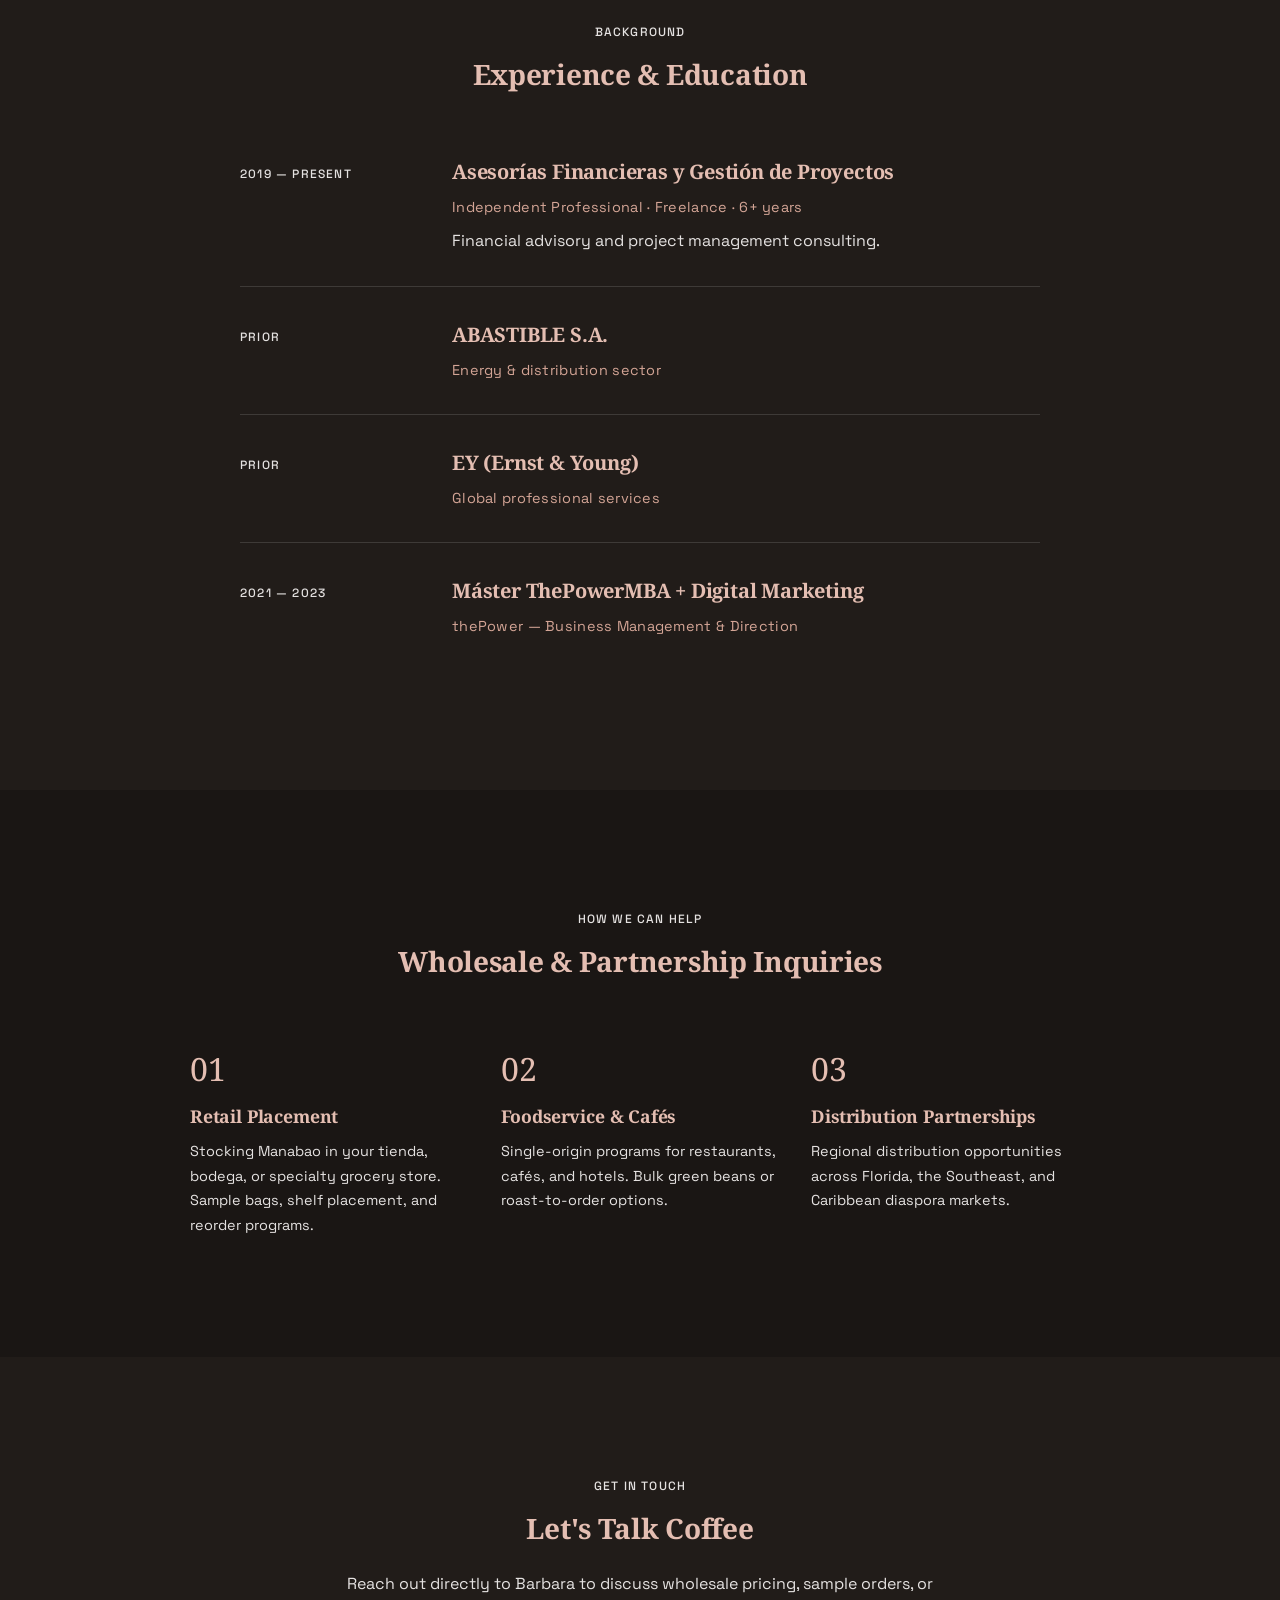
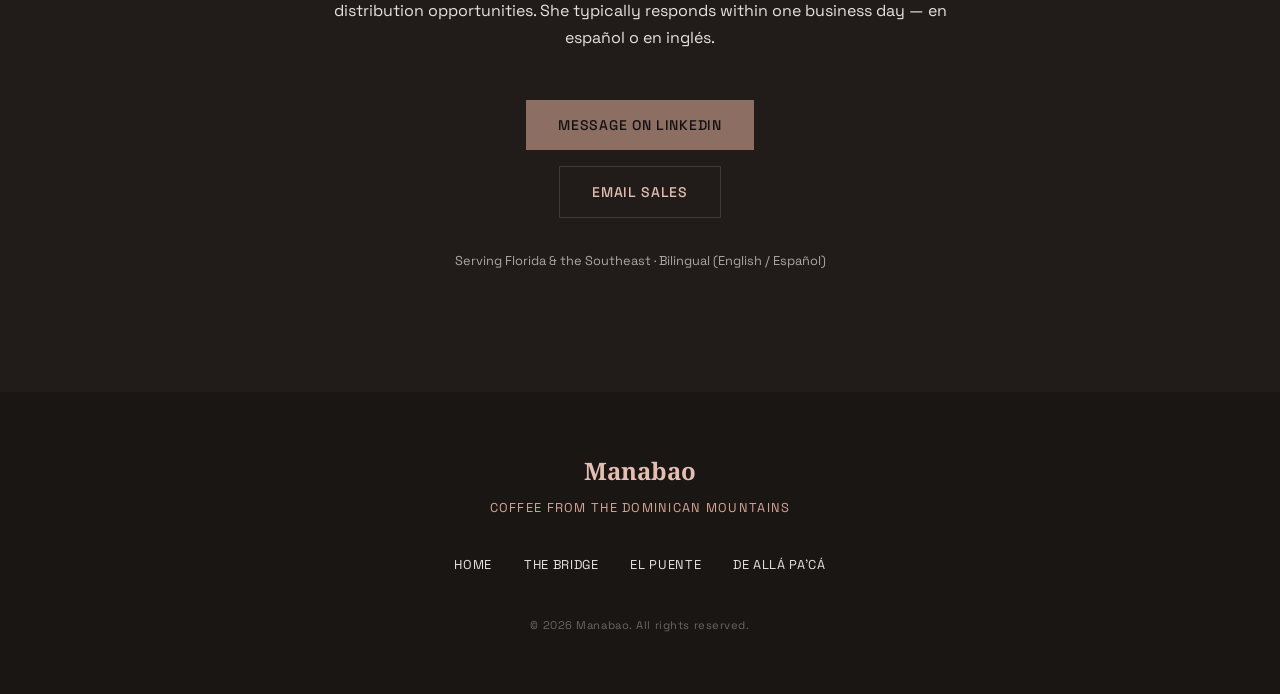
<file: sales.html>
<!DOCTYPE html>
<html lang="en">
<head>
  <meta charset="UTF-8">
  <meta name="viewport" content="width=device-width, initial-scale=1.0">
  <title>Manabao — Sales Contact</title>
  <link rel="preconnect" href="https://fonts.googleapis.com">
  <link rel="preconnect" href="https://fonts.gstatic.com" crossorigin>
  <link rel="stylesheet" href="styles.css">
</head>
<body>

  <!-- Nav -->
  <nav class="nav">
    <a href="index.html" class="nav-logo">Manabao</a>
    <ul class="nav-links">
      <li><a href="#about">About</a></li>
      <li><a href="#experience">Experience</a></li>
      <li><a href="#contact">Contact</a></li>
    </ul>
  </nav>

  <!-- Hero -->
  <section class="hero" style="min-height: 70vh; background-image: url('img/hero-brand.png');">
    <div class="hero-overlay"></div>
    <div class="hero-content">
      <span class="origin-stamp">Sales & Partnerships</span>
      <h1 class="display-lg">Talk to Our Team</h1>
      <p class="hero-subtitle">Wholesale, retail partnerships, and bulk orders</p>
    </div>
  </section>

  <!-- Sales Rep Profile -->
  <section id="about" class="section section--low">
    <div class="section-inner">
      <div class="editorial-grid">
        <div class="editorial-grid__image">
          <img src="img/barbara.png" alt="Barbara Anavia — Sales Lead" style="width: 100%; height: 100%; object-fit: cover; min-height: 500px;">
        </div>
        <div class="editorial-grid__text">
          <span class="label-sm" style="display: block; margin-bottom: 16px;">Your Point of Contact</span>
          <h2 class="headline-sm">Barbara Anavia</h2>
          <p class="body-text" style="margin-top: 16px;">
            Sales Lead & Strategic Partnerships — Manabao Coffee
          </p>
          <p class="body-text">
            With over six years as an independent consultant in financial
            advisory and project management — and prior experience at EY
            and ABASTIBLE S.A. — Barbara brings a strategic, business-first
            approach to building Manabao's wholesale and retail partnerships.
          </p>
          <p class="body-text">
            She works directly with bodegas, restaurants, and distributors
            across Florida and the Southeast, helping bring Manabao coffee
            from the Dominican mountains onto your shelves and into your menus.
          </p>
          <div style="margin-top: 32px; display: flex; gap: 16px; flex-wrap: wrap;">
            <a href="https://www.linkedin.com/in/barbaraanavia/" target="_blank" rel="noopener" class="btn btn-primary">Connect on LinkedIn</a>
            <a href="#contact" class="btn btn-outlined">Get in Touch</a>
          </div>
        </div>
      </div>
    </div>
  </section>

  <!-- Experience Timeline -->
  <section id="experience" class="section section--container">
    <div class="section-inner" style="max-width: 800px;">
      <span class="label-sm" style="display: block; text-align: center; margin-bottom: 16px;">Background</span>
      <h2 class="headline-sm" style="text-align: center; margin-bottom: 64px;">Experience & Education</h2>

      <div class="experience-list">
        <div class="experience-item">
          <div class="experience-period">
            <span class="label-sm">2019 — Present</span>
          </div>
          <div class="experience-detail">
            <h3 class="experience-title">Asesorías Financieras y Gestión de Proyectos</h3>
            <p class="experience-company">Independent Professional · Freelance · 6+ years</p>
            <p class="body-text" style="margin-top: 8px;">
              Financial advisory and project management consulting.
            </p>
          </div>
        </div>

        <div class="experience-item">
          <div class="experience-period">
            <span class="label-sm">Prior</span>
          </div>
          <div class="experience-detail">
            <h3 class="experience-title">ABASTIBLE S.A.</h3>
            <p class="experience-company">Energy & distribution sector</p>
          </div>
        </div>

        <div class="experience-item">
          <div class="experience-period">
            <span class="label-sm">Prior</span>
          </div>
          <div class="experience-detail">
            <h3 class="experience-title">EY (Ernst & Young)</h3>
            <p class="experience-company">Global professional services</p>
          </div>
        </div>

        <div class="experience-item">
          <div class="experience-period">
            <span class="label-sm">2021 — 2023</span>
          </div>
          <div class="experience-detail">
            <h3 class="experience-title">Máster ThePowerMBA + Digital Marketing</h3>
            <p class="experience-company">thePower — Business Management & Direction</p>
          </div>
        </div>
      </div>
    </div>
  </section>

  <!-- What She Can Help With -->
  <section class="section section--low">
    <div class="section-inner" style="max-width: 900px;">
      <span class="label-sm" style="display: block; text-align: center; margin-bottom: 16px;">How We Can Help</span>
      <h2 class="headline-sm" style="text-align: center; margin-bottom: 64px;">Wholesale & Partnership Inquiries</h2>

      <div class="services-grid">
        <div>
          <div style="font-family: var(--font-headline); font-size: 2rem; color: var(--primary-light); margin-bottom: 12px;">01</div>
          <h3 class="headline-sm" style="font-size: 1.1rem; margin-bottom: 12px;">Retail Placement</h3>
          <p class="body-text" style="font-size: 0.9rem;">
            Stocking Manabao in your tienda, bodega, or specialty grocery store. Sample bags, shelf placement, and reorder programs.
          </p>
        </div>

        <div>
          <div style="font-family: var(--font-headline); font-size: 2rem; color: var(--primary-light); margin-bottom: 12px;">02</div>
          <h3 class="headline-sm" style="font-size: 1.1rem; margin-bottom: 12px;">Foodservice & Cafés</h3>
          <p class="body-text" style="font-size: 0.9rem;">
            Single-origin programs for restaurants, cafés, and hotels. Bulk green beans or roast-to-order options.
          </p>
        </div>

        <div>
          <div style="font-family: var(--font-headline); font-size: 2rem; color: var(--primary-light); margin-bottom: 12px;">03</div>
          <h3 class="headline-sm" style="font-size: 1.1rem; margin-bottom: 12px;">Distribution Partnerships</h3>
          <p class="body-text" style="font-size: 0.9rem;">
            Regional distribution opportunities across Florida, the Southeast, and Caribbean diaspora markets.
          </p>
        </div>
      </div>
    </div>
  </section>

  <!-- Contact -->
  <section id="contact" class="section section--container">
    <div class="section-inner" style="max-width: 650px; text-align: center;">
      <span class="label-sm" style="display: block; margin-bottom: 16px;">Get in Touch</span>
      <h2 class="headline-sm" style="margin-bottom: 24px;">Let's Talk Coffee</h2>
      <p class="body-text">
        Reach out directly to Barbara to discuss wholesale pricing, sample
        orders, or distribution opportunities. She typically responds within
        one business day — en español o en inglés.
      </p>
      <div style="margin-top: 48px; display: flex; flex-direction: column; gap: 16px; align-items: center;">
        <a href="https://www.linkedin.com/in/barbaraanavia/" target="_blank" rel="noopener" class="btn btn-primary">Message on LinkedIn</a>
        <a href="mailto:sales@manabao.com" class="btn btn-outlined">Email Sales</a>
      </div>
      <p class="body-text" style="font-size: 0.8rem; margin-top: 32px; opacity: 0.7;">
        Serving Florida & the Southeast · Bilingual (English / Español)
      </p>
    </div>
  </section>

  <!-- Footer -->
  <footer class="footer">
    <div class="footer-logo">Manabao</div>
    <p class="footer-tagline">Coffee from the Dominican Mountains</p>
    <ul class="footer-nav">
      <li><a href="index.html">Home</a></li>
      <li><a href="bridge.html">The Bridge</a></li>
      <li><a href="puente.html">El Puente</a></li>
      <li><a href="dealla.html">De Allá Pa'cá</a></li>
    </ul>
    <p class="footer-bottom">&copy; 2026 Manabao. All rights reserved.</p>
  </footer>

</body>
</html>
</file>
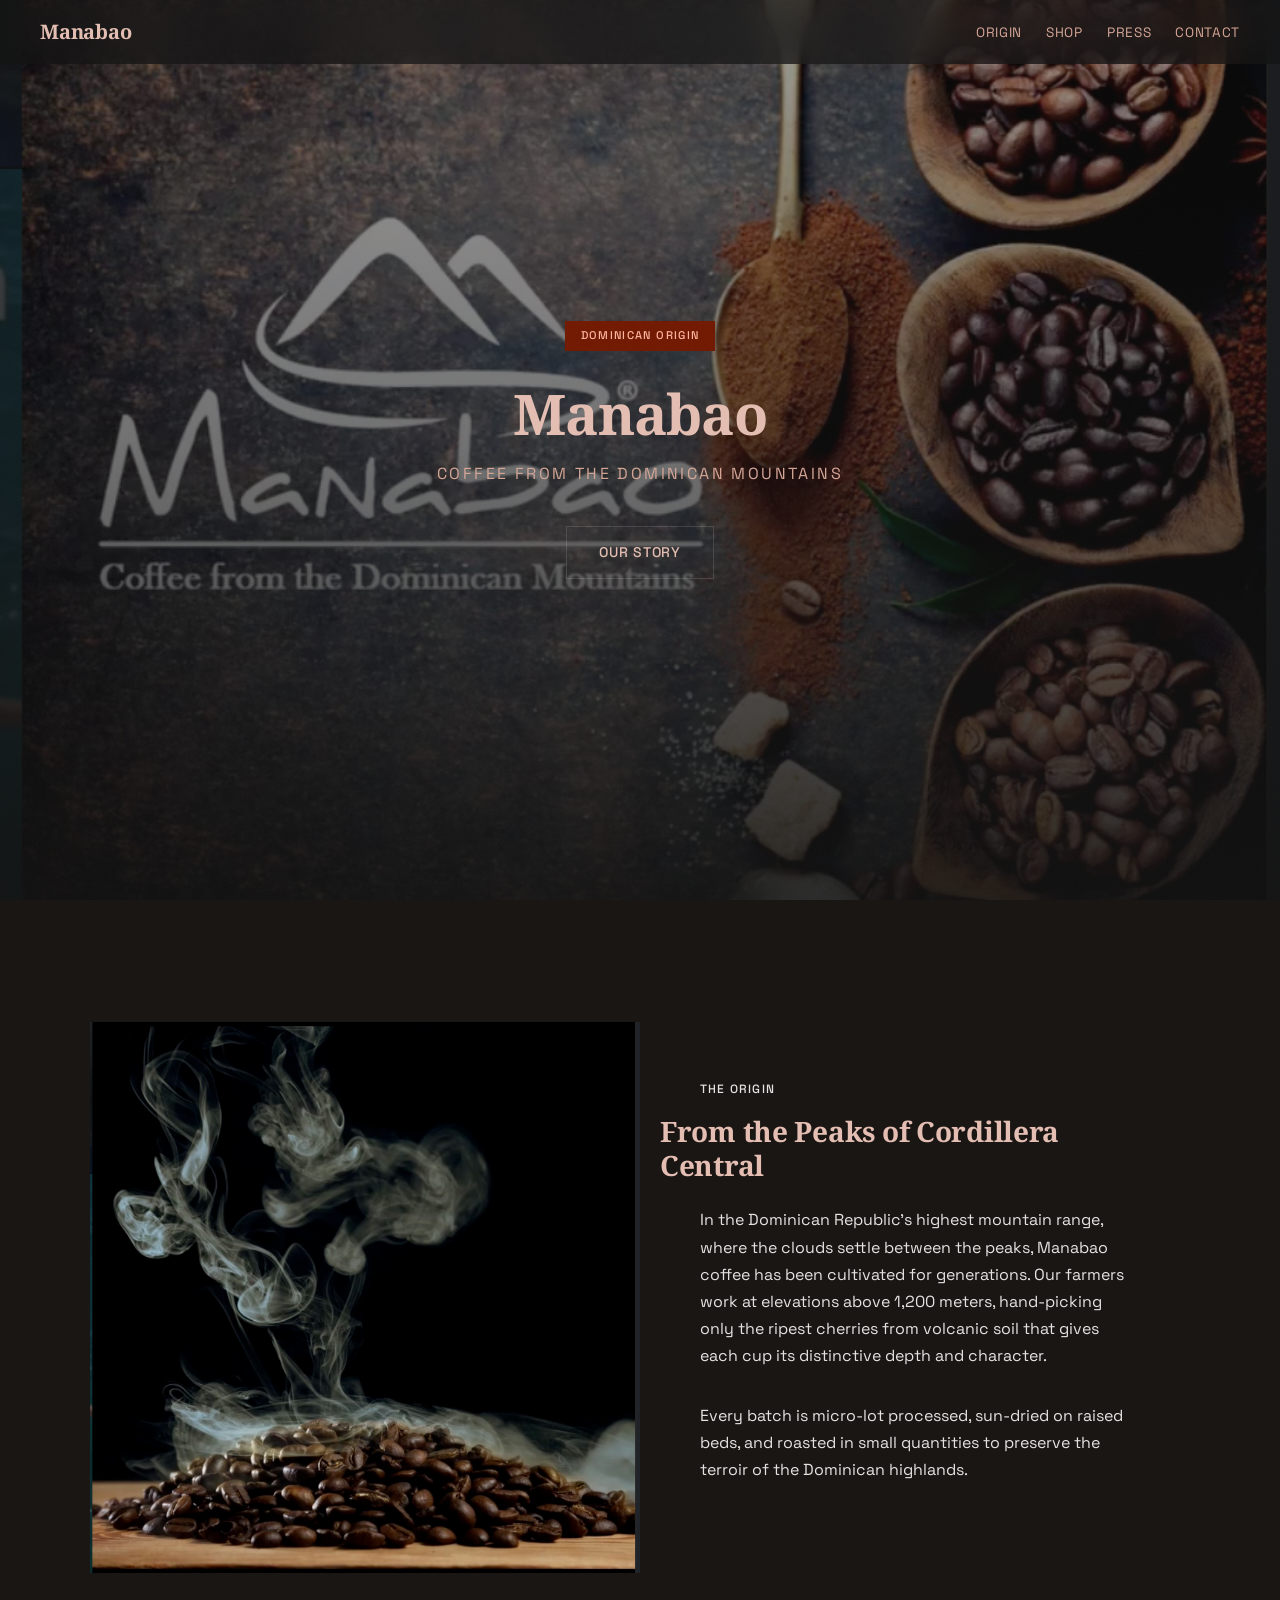
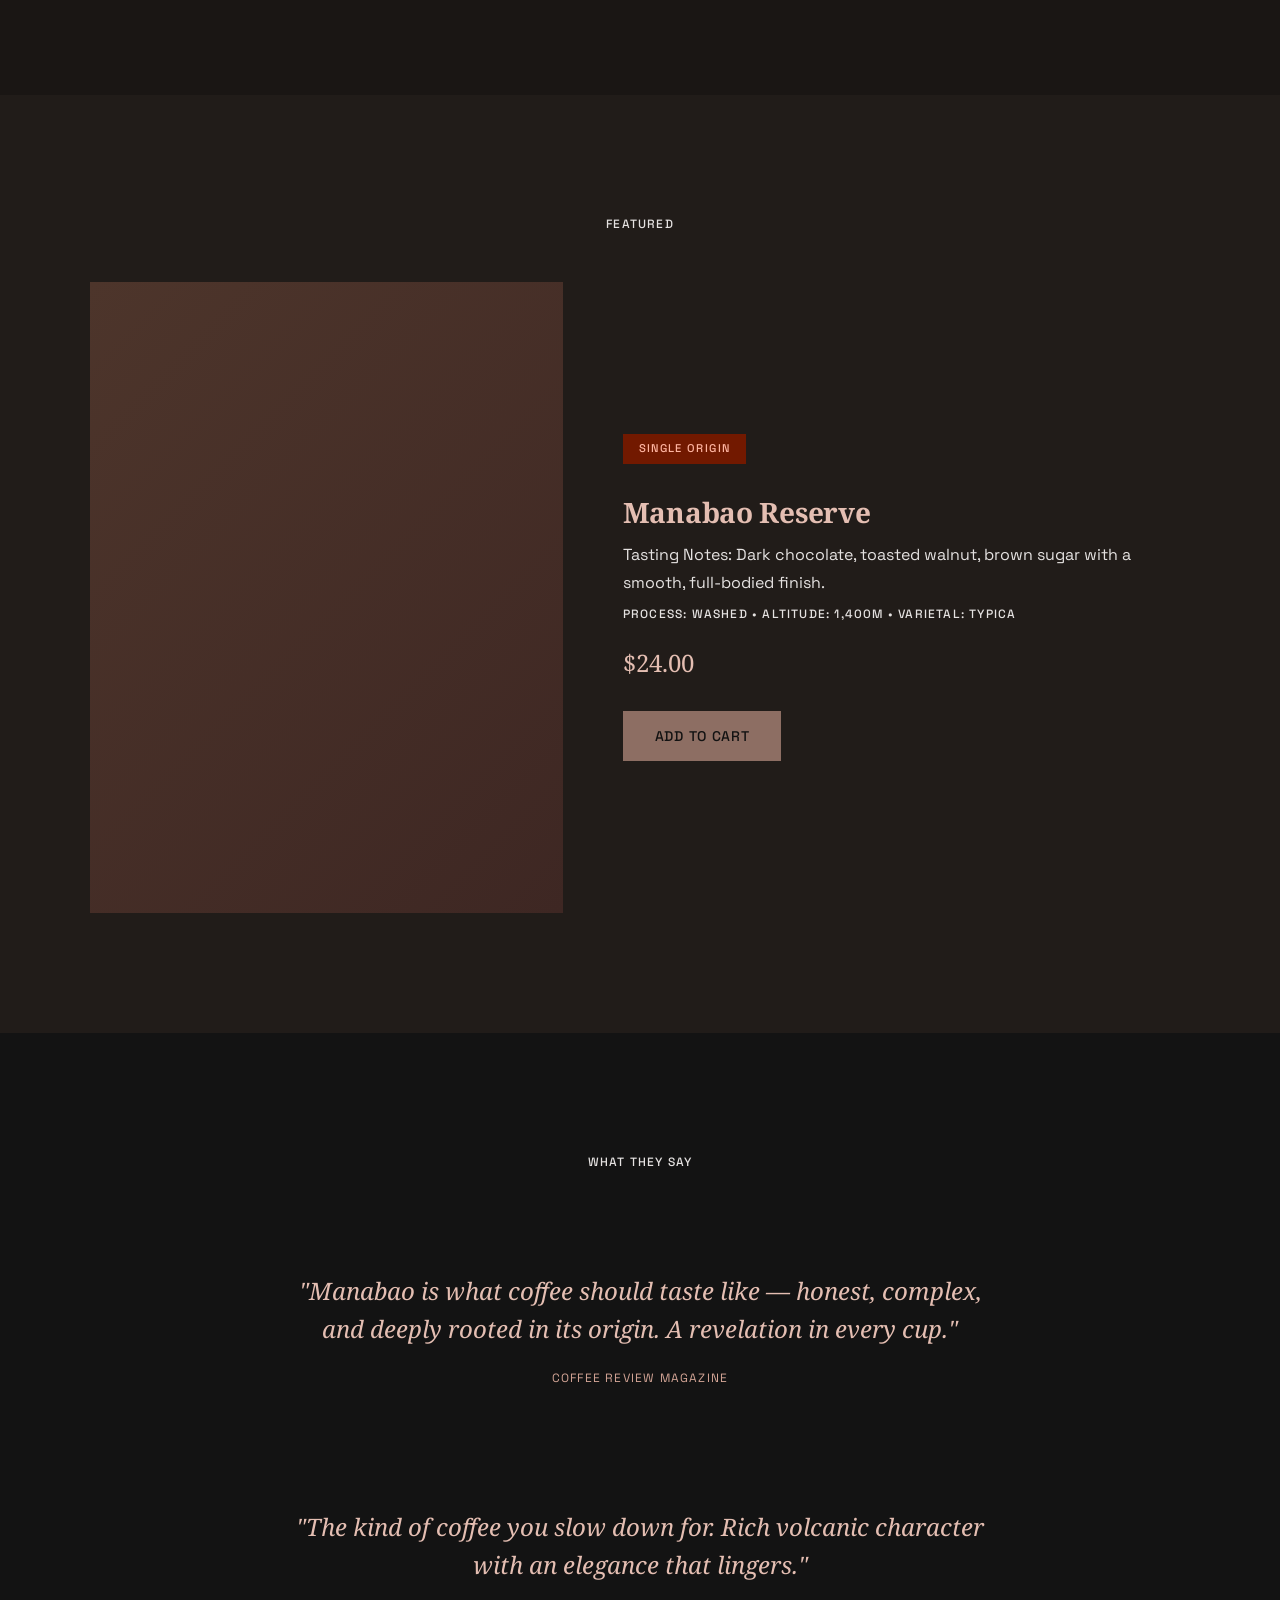
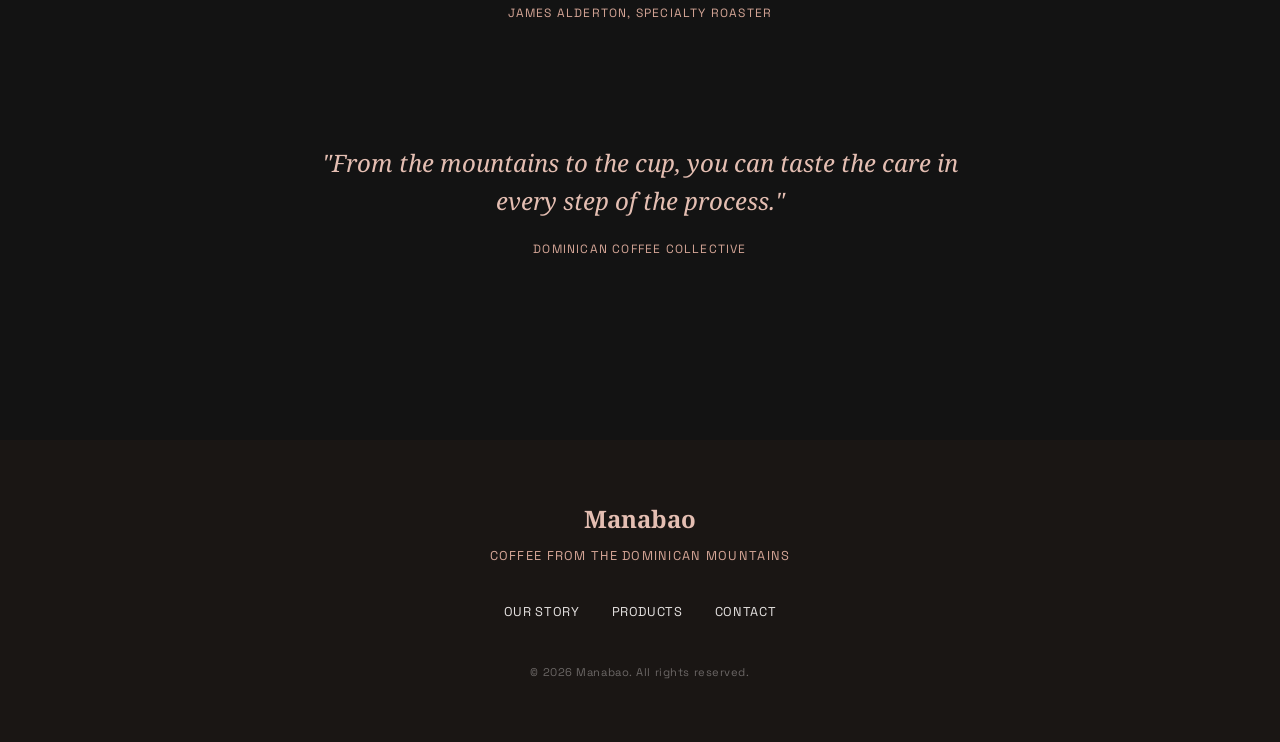
<file: standard.html>
<!DOCTYPE html>
<html lang="en">
<head>
  <meta charset="UTF-8">
  <meta name="viewport" content="width=device-width, initial-scale=1.0">
  <title>Manabao — Coffee from the Dominican Mountains</title>
  <link rel="preconnect" href="https://fonts.googleapis.com">
  <link rel="preconnect" href="https://fonts.gstatic.com" crossorigin>
  <link rel="stylesheet" href="styles.css">
</head>
<body>

  <!-- Nav -->
  <nav class="nav">
    <a href="#" class="nav-logo">Manabao</a>
    <ul class="nav-links">
      <li><a href="#">Origin</a></li>
      <li><a href="#">Shop</a></li>
      <li><a href="#">Press</a></li>
      <li><a href="#">Contact</a></li>
    </ul>
  </nav>

  <!-- Hero -->
  <section class="hero" style="background-image: url('img/hero-brand.png');">
    <div class="hero-overlay"></div>
    <div class="hero-content">
      <span class="origin-stamp">Dominican Origin</span>
      <h1 class="display-lg">Manabao</h1>
      <p class="hero-subtitle">Coffee from the Dominican Mountains</p>
      <a href="#origin" class="btn btn-outlined" style="margin-top: 16px;">Our Story</a>
    </div>
  </section>

  <!-- Origin Story -->
  <section id="origin" class="section section--low">
    <div class="section-inner">
      <div class="editorial-grid">
        <div class="editorial-grid__image">
          <img src="img/roasted-steam.png" alt="Freshly roasted coffee beans with rising steam">
        </div>
        <div class="editorial-grid__text">
          <span class="label-sm" style="display: block; margin-bottom: 16px;">The Origin</span>
          <h2 class="headline-sm">From the Peaks of Cordillera Central</h2>
          <p class="body-text">
            In the Dominican Republic's highest mountain range, where the clouds settle
            between the peaks, Manabao coffee has been cultivated for generations. Our farmers
            work at elevations above 1,200 meters, hand-picking only the ripest cherries
            from volcanic soil that gives each cup its distinctive depth and character.
          </p>
          <p class="body-text">
            Every batch is micro-lot processed, sun-dried on raised beds, and roasted in
            small quantities to preserve the terroir of the Dominican highlands.
          </p>
        </div>
      </div>
    </div>
  </section>

  <!-- Product Highlight -->
  <section class="section section--container">
    <div class="section-inner">
      <span class="label-sm" style="display: block; text-align: center; margin-bottom: 48px;">Featured</span>
      <div class="product-card">
        <div class="product-image-placeholder"></div>
        <div class="product-info">
          <span class="origin-stamp" style="margin-bottom: 16px;">Single Origin</span>
          <h3 class="headline-sm" style="margin-top: 16px;">Manabao Reserve</h3>
          <p class="body-text">
            Tasting Notes: Dark chocolate, toasted walnut, brown sugar with a
            smooth, full-bodied finish.
          </p>
          <p class="body-text label-sm" style="margin-top: 8px;">
            Process: Washed &bull; Altitude: 1,400m &bull; Varietal: Typica
          </p>
          <div class="product-price">$24.00</div>
          <a href="#" class="btn btn-primary">Add to Cart</a>
        </div>
      </div>
    </div>
  </section>

  <!-- Testimonials -->
  <section class="section section--surface">
    <div class="section-inner">
      <span class="label-sm" style="display: block; text-align: center; margin-bottom: 40px;">What They Say</span>

      <div class="testimonial">
        <p class="testimonial-quote">
          "Manabao is what coffee should taste like — honest, complex, and deeply rooted
          in its origin. A revelation in every cup."
        </p>
        <p class="testimonial-attribution">Coffee Review Magazine</p>
      </div>

      <div class="testimonial">
        <p class="testimonial-quote">
          "The kind of coffee you slow down for. Rich volcanic character with an
          elegance that lingers."
        </p>
        <p class="testimonial-attribution">James Alderton, Specialty Roaster</p>
      </div>

      <div class="testimonial">
        <p class="testimonial-quote">
          "From the mountains to the cup, you can taste the care in every step
          of the process."
        </p>
        <p class="testimonial-attribution">Dominican Coffee Collective</p>
      </div>
    </div>
  </section>

  <!-- Footer -->
  <footer class="footer">
    <div class="footer-logo">Manabao</div>
    <p class="footer-tagline">Coffee from the Dominican Mountains</p>
    <ul class="footer-nav">
      <li><a href="#">Our Story</a></li>
      <li><a href="#">Products</a></li>
      <li><a href="#">Contact</a></li>
    </ul>
    <p class="footer-bottom">&copy; 2026 Manabao. All rights reserved.</p>
  </footer>

</body>
</html>
</file>
<file: styles.css>
@import url('https://fonts.googleapis.com/css2?family=Noto+Serif:ital,wght@0,400;0,700;1,400&family=Space+Grotesk:wght@400;500;700&display=swap');

*,
*::before,
*::after {
  margin: 0;
  padding: 0;
  box-sizing: border-box;
}

:root {
  /* Colors */
  --primary: #8D6E63;
  --primary-light: #e4beb2;
  --primary-dim: #d4a596;
  --primary-container: #4d352b;
  --secondary: #3E2723;
  --tertiary: #BF360C;
  --tertiary-container: #721900;
  --tertiary-light: #ffb5a1;
  --background: #121212;
  --surface: #131313;
  --surface-container-low: #1a1614;
  --surface-container: #211c19;
  --on-surface: #e5e2e1;
  --on-primary: #121212;
  --outline-variant: rgba(229, 226, 225, 0.15);

  /* Typography */
  --font-headline: 'Noto Serif', serif;
  --font-body: 'Space Grotesk', sans-serif;

  /* Spacing */
  --section-padding: 120px 24px;
  --section-padding-mobile: 80px 16px;
}

html {
  scroll-behavior: smooth;
}

body {
  font-family: var(--font-body);
  background-color: var(--background);
  color: var(--on-surface);
  line-height: 1.6;
  -webkit-font-smoothing: antialiased;
}

a {
  color: var(--primary-light);
  text-decoration: none;
}

a:hover {
  color: var(--primary-dim);
}

img {
  max-width: 100%;
  display: block;
}

/* Typography Scale */
.display-lg {
  font-family: var(--font-headline);
  font-size: 3.5rem;
  font-weight: 700;
  letter-spacing: -0.02em;
  line-height: 1.1;
  color: var(--primary-light);
}

.headline-sm {
  font-family: var(--font-headline);
  font-size: 1.75rem;
  font-weight: 700;
  letter-spacing: -0.01em;
  line-height: 1.2;
  color: var(--primary-light);
}

.body-text {
  font-family: var(--font-body);
  font-size: 1rem;
  line-height: 1.7;
  color: var(--on-surface);
}

.label-sm {
  font-family: var(--font-body);
  font-size: 0.75rem;
  font-weight: 500;
  letter-spacing: 0.1em;
  text-transform: uppercase;
  color: var(--on-surface);
}

@media (max-width: 768px) {
  .display-lg {
    font-size: 2.5rem;
  }

  .headline-sm {
    font-size: 1.35rem;
  }
}

/* Noise Texture Overlay */
body::after {
  content: '';
  position: fixed;
  top: 0;
  left: 0;
  width: 100%;
  height: 100%;
  pointer-events: none;
  z-index: 9999;
  opacity: 0.03;
  background-image: url("data:image/svg+xml,%3Csvg viewBox='0 0 256 256' xmlns='http://www.w3.org/2000/svg'%3E%3Cfilter id='noise'%3E%3CfeTurbulence type='fractalNoise' baseFrequency='0.9' numOctaves='4' stitchTiles='stitch'/%3E%3C/filter%3E%3Crect width='100%25' height='100%25' filter='url(%23noise)'/%3E%3C/svg%3E");
  background-repeat: repeat;
  background-size: 256px 256px;
}

/* Buttons — all 0px border-radius */
.btn {
  display: inline-block;
  padding: 14px 32px;
  font-family: var(--font-body);
  font-size: 0.875rem;
  font-weight: 500;
  letter-spacing: 0.05em;
  text-transform: uppercase;
  border: none;
  border-radius: 0;
  cursor: pointer;
  text-decoration: none;
  transition: background-color 0.3s ease;
}

.btn-primary {
  background-color: var(--primary);
  color: var(--on-primary);
}

.btn-primary:hover {
  background-color: var(--primary-dim);
  color: var(--on-primary);
}

.btn-secondary {
  background-color: var(--secondary);
  color: var(--primary-light);
}

.btn-secondary:hover {
  background-color: var(--primary-container);
  color: var(--primary-light);
}

.btn-inverted {
  background-color: var(--primary-light);
  color: var(--secondary);
}

.btn-inverted:hover {
  background-color: var(--primary-dim);
  color: var(--secondary);
}

.btn-outlined {
  background-color: transparent;
  color: var(--primary-light);
  border: 1px solid var(--outline-variant);
}

.btn-outlined:hover {
  background-color: var(--surface-container-low);
  color: var(--primary-light);
}

/* Origin Stamp Chip */
.origin-stamp {
  display: inline-block;
  padding: 6px 16px;
  background-color: var(--tertiary-container);
  color: var(--tertiary-light);
  font-family: var(--font-body);
  font-size: 0.7rem;
  font-weight: 500;
  letter-spacing: 0.12em;
  text-transform: uppercase;
  border-radius: 0;
}

/* Glassmorphic Nav */
.nav {
  position: fixed;
  top: 0;
  left: 0;
  right: 0;
  z-index: 1000;
  display: flex;
  align-items: center;
  justify-content: space-between;
  padding: 16px 40px;
  background-color: rgba(19, 19, 19, 0.7);
  backdrop-filter: blur(20px);
  -webkit-backdrop-filter: blur(20px);
}

.nav-logo {
  font-family: var(--font-headline);
  font-size: 1.25rem;
  font-weight: 700;
  color: var(--primary-light);
  letter-spacing: -0.01em;
}

.nav-links {
  display: flex;
  gap: 24px;
  list-style: none;
}

.nav-links a {
  color: var(--primary-dim);
  font-family: var(--font-body);
  font-size: 0.85rem;
  letter-spacing: 0.05em;
  text-transform: uppercase;
  transition: color 0.3s ease;
}

.nav-links a:hover {
  color: var(--primary-light);
}

@media (max-width: 768px) {
  .nav {
    padding: 14px 20px;
  }

  .nav-links {
    gap: 16px;
  }

  .nav-links a {
    font-size: 0.75rem;
  }
}

/* Hero Section */
.hero {
  position: relative;
  min-height: 100vh;
  display: flex;
  flex-direction: column;
  align-items: center;
  justify-content: center;
  text-align: center;
  background-size: cover;
  background-position: center;
  background-repeat: no-repeat;
  padding: 80px 24px;
}

.hero-overlay {
  position: absolute;
  inset: 0;
  background: linear-gradient(
    to bottom,
    rgba(18, 18, 18, 0.4) 0%,
    rgba(18, 18, 18, 0.6) 50%,
    rgba(18, 18, 18, 0.9) 100%
  );
}

.hero-content {
  position: relative;
  z-index: 1;
  max-width: 700px;
}

.hero-content .display-lg {
  margin-bottom: 16px;
}

.hero-subtitle {
  font-family: var(--font-body);
  font-size: 1rem;
  letter-spacing: 0.15em;
  text-transform: uppercase;
  color: var(--primary-dim);
  margin-bottom: 24px;
}

.hero-content .origin-stamp {
  margin-bottom: 32px;
}

/* Sections */
.section {
  padding: var(--section-padding);
}

.section--surface {
  background-color: var(--surface);
}

.section--low {
  background-color: var(--surface-container-low);
}

.section--container {
  background-color: var(--surface-container);
}

.section-inner {
  max-width: 1100px;
  margin: 0 auto;
}

/* Two-Column Editorial Layout */
.editorial-grid {
  display: grid;
  grid-template-columns: 1fr 1fr;
  gap: 0;
  align-items: center;
}

.editorial-grid__image {
  position: relative;
  overflow: hidden;
}

.editorial-grid__image img {
  width: 100%;
  height: 100%;
  object-fit: cover;
  min-height: 400px;
}

.editorial-grid__text {
  padding: 60px;
  position: relative;
}

.editorial-grid__text .headline-sm {
  position: relative;
  left: -40px;
  margin-bottom: 24px;
}

.editorial-grid__text .body-text {
  margin-bottom: 32px;
}

/* Product Highlight — Asymmetric */
.product-card {
  display: grid;
  grid-template-columns: 1fr 1.2fr;
  gap: 60px;
  align-items: center;
}

.product-image-placeholder {
  width: 100%;
  aspect-ratio: 3 / 4;
  background: linear-gradient(135deg, var(--primary-container), var(--secondary));
}

.product-info .headline-sm {
  margin-bottom: 12px;
}

.product-info .body-text {
  margin-bottom: 8px;
}

.product-price {
  font-family: var(--font-headline);
  font-size: 1.5rem;
  color: var(--primary-light);
  margin: 20px 0 28px;
}

/* Testimonials */
.testimonial {
  max-width: 700px;
  margin: 0 auto;
  padding: 60px 0;
  text-align: center;
}

.testimonial-quote {
  font-family: var(--font-headline);
  font-size: 1.5rem;
  font-style: italic;
  color: var(--primary-light);
  line-height: 1.6;
  margin-bottom: 20px;
}

.testimonial-attribution {
  font-family: var(--font-body);
  font-size: 0.75rem;
  letter-spacing: 0.1em;
  text-transform: uppercase;
  color: var(--primary-dim);
}

/* Footer */
.footer {
  background-color: var(--surface-container-low);
  padding: 60px 24px;
  text-align: center;
}

.footer-logo {
  font-family: var(--font-headline);
  font-size: 1.5rem;
  font-weight: 700;
  color: var(--primary-light);
  margin-bottom: 8px;
}

.footer-tagline {
  font-family: var(--font-body);
  font-size: 0.8rem;
  color: var(--primary-dim);
  letter-spacing: 0.1em;
  text-transform: uppercase;
  margin-bottom: 32px;
}

.footer-nav {
  display: flex;
  justify-content: center;
  gap: 32px;
  list-style: none;
  margin-bottom: 40px;
}

.footer-nav a {
  font-family: var(--font-body);
  font-size: 0.8rem;
  color: var(--on-surface);
  letter-spacing: 0.05em;
  text-transform: uppercase;
  transition: color 0.3s ease;
}

.footer-nav a:hover {
  color: var(--primary-light);
}

.footer-bottom {
  font-size: 0.7rem;
  color: rgba(229, 226, 225, 0.4);
  letter-spacing: 0.05em;
}

/* Journey — Full-Bleed Image Sections */
.journey-image {
  position: relative;
  width: 100%;
  height: 70vh;
  overflow: hidden;
}

.journey-image img {
  width: 100%;
  height: 100%;
  object-fit: cover;
}

.journey-image__caption {
  position: absolute;
  top: 0;
  left: 0;
  right: 0;
  padding: 40px;
  background: linear-gradient(
    to bottom,
    rgba(18, 18, 18, 0.85) 0%,
    rgba(18, 18, 18, 0) 100%
  );
}

.journey-step {
  display: flex;
  align-items: baseline;
  gap: 16px;
  margin-bottom: 8px;
}

.journey-step__number {
  font-family: var(--font-headline);
  font-size: 3rem;
  font-weight: 700;
  color: var(--primary-light);
  line-height: 1;
}

/* Journey — Alternating Editorial */
.editorial-grid--reverse {
  direction: rtl;
}

.editorial-grid--reverse > * {
  direction: ltr;
}

/* Responsive */
@media (max-width: 768px) {
  .section {
    padding: var(--section-padding-mobile);
  }

  .editorial-grid {
    grid-template-columns: 1fr;
  }

  .editorial-grid__text {
    padding: 40px 20px;
  }

  .editorial-grid__text .headline-sm {
    left: 0;
  }

  .product-card {
    grid-template-columns: 1fr;
    gap: 32px;
  }

  .footer-nav {
    flex-direction: column;
    gap: 16px;
  }

  .journey-image {
    height: 50vh;
  }

  .journey-image__caption {
    padding: 24px;
  }

  .journey-step__number {
    font-size: 2rem;
  }

  .editorial-grid--reverse {
    direction: ltr;
  }
}

/* ===== Craft Variant ===== */

/* Mosaic Gallery */
.mosaic {
  display: grid;
  grid-template-columns: 1fr 1fr;
  grid-template-rows: 60vh 40vh;
  gap: 4px;
}

.mosaic__item {
  position: relative;
  overflow: hidden;
}

.mosaic__item img {
  width: 100%;
  height: 100%;
  object-fit: cover;
  transition: transform 0.6s ease;
}

.mosaic__item:hover img {
  transform: scale(1.03);
}

.mosaic__item--tall {
  grid-row: 1 / -1;
}

.mosaic__overlay {
  position: absolute;
  bottom: 0;
  left: 0;
  right: 0;
  padding: 32px;
  background: linear-gradient(
    to top,
    rgba(18, 18, 18, 0.8) 0%,
    rgba(18, 18, 18, 0) 100%
  );
}

/* Full-width quote band */
.quote-band {
  padding: 100px 24px;
  text-align: center;
  background-color: var(--secondary);
}

.quote-band__text {
  font-family: var(--font-headline);
  font-size: 2.25rem;
  font-weight: 700;
  color: var(--primary-light);
  line-height: 1.3;
  letter-spacing: -0.02em;
  max-width: 800px;
  margin: 0 auto;
}

/* Side-by-side detail */
.craft-detail {
  display: grid;
  grid-template-columns: 1.2fr 1fr;
  min-height: 70vh;
}

.craft-detail__image {
  overflow: hidden;
}

.craft-detail__image img {
  width: 100%;
  height: 100%;
  object-fit: cover;
}

.craft-detail__content {
  display: flex;
  flex-direction: column;
  justify-content: center;
  padding: 80px 60px;
  background-color: var(--surface-container-low);
}

.craft-detail__content .label-sm {
  margin-bottom: 20px;
  color: var(--primary-dim);
}

.craft-detail__content .headline-sm {
  margin-bottom: 20px;
}

.craft-detail__content .body-text {
  margin-bottom: 16px;
}

.craft-detail--reverse {
  direction: rtl;
}

.craft-detail--reverse > * {
  direction: ltr;
}

.craft-detail--reverse .craft-detail__content {
  background-color: var(--surface-container);
}

/* ===== Index Hub ===== */

.hub {
  min-height: 100vh;
  display: flex;
  flex-direction: column;
  align-items: center;
  justify-content: center;
  padding: 80px 24px;
  text-align: center;
}

.hub-subtitle {
  font-family: var(--font-body);
  font-size: 0.85rem;
  letter-spacing: 0.15em;
  text-transform: uppercase;
  color: var(--primary-dim);
  margin-bottom: 64px;
}

.hub-cards {
  display: grid;
  grid-template-columns: 1fr 1fr;
  gap: 32px;
  max-width: 1100px;
  width: 100%;
}

.hub-card {
  display: flex;
  flex-direction: column;
  background-color: var(--surface-container-low);
  padding: 48px 32px;
  text-decoration: none;
  transition: background-color 0.3s ease;
}

.hub-card:hover {
  background-color: var(--surface-container);
}

.hub-card .label-sm {
  margin-bottom: 16px;
  color: var(--primary-dim);
}

.hub-card .headline-sm {
  margin-bottom: 16px;
}

.hub-card .body-text {
  color: var(--on-surface);
  margin-bottom: 24px;
  flex-grow: 1;
}

.hub-card .btn {
  align-self: flex-start;
}

/* Craft & Hub responsive */
@media (max-width: 768px) {
  .mosaic {
    grid-template-columns: 1fr;
    grid-template-rows: 50vh 35vh 35vh;
  }

  .mosaic__item--tall {
    grid-row: auto;
  }

  .quote-band {
    padding: 60px 20px;
  }

  .quote-band__text {
    font-size: 1.5rem;
  }

  .craft-detail {
    grid-template-columns: 1fr;
    min-height: auto;
  }

  .craft-detail__content {
    padding: 48px 24px;
  }

  .craft-detail--reverse {
    direction: ltr;
  }

  .hub-cards {
    grid-template-columns: 1fr;
    gap: 16px;
  }

  .hub {
    padding: 60px 16px;
  }

  .hub-card {
    padding: 32px 20px;
  }

  .hub-subtitle {
    margin-bottom: 40px;
  }
}

/* ===== Bridge Variant (E) ===== */

/* Split Hero — two background images side by side */
.hero-split {
  position: relative;
  min-height: 100vh;
  display: grid;
  grid-template-columns: 1fr 1fr;
}

.hero-split__half {
  position: relative;
  background-size: cover;
  background-position: center;
  min-height: 100vh;
}

.hero-split__half::after {
  content: '';
  position: absolute;
  inset: 0;
  background: rgba(18, 18, 18, 0.6);
}

.hero-split__content {
  position: absolute;
  inset: 0;
  z-index: 1;
  display: flex;
  flex-direction: column;
  align-items: center;
  justify-content: center;
  text-align: center;
  padding: 80px 24px;
}

.hero-split__content .display-lg {
  margin-bottom: 16px;
}

.hero-split__label {
  font-family: var(--font-body);
  font-size: 0.75rem;
  letter-spacing: 0.15em;
  text-transform: uppercase;
  color: var(--primary-dim);
  margin-top: 16px;
}

/* Placeholder image blocks */
.placeholder--farm {
  background: linear-gradient(135deg, var(--primary-container), var(--secondary));
}

.placeholder--store {
  background: linear-gradient(135deg, var(--surface-container), var(--primary-container));
}

.placeholder--moment {
  background: linear-gradient(135deg, var(--secondary), var(--tertiary-container));
}

/* ===== Puente Variant (F) ===== */

/* Narrative centered column */
.narrative-section {
  max-width: 700px;
  margin: 0 auto;
  padding: 140px 24px;
}

.narrative-step {
  display: flex;
  align-items: baseline;
  gap: 12px;
  margin-bottom: 24px;
}

.narrative-step__number {
  font-family: var(--font-headline);
  font-size: 1.25rem;
  font-weight: 700;
  color: var(--primary-container);
  line-height: 1;
}

.narrative-step__label {
  font-family: var(--font-body);
  font-size: 0.7rem;
  font-weight: 500;
  letter-spacing: 0.12em;
  text-transform: uppercase;
  color: var(--primary-dim);
}

.narrative-pullquote {
  font-family: var(--font-headline);
  font-size: 1.75rem;
  font-style: italic;
  color: var(--primary-light);
  line-height: 1.5;
  margin: 48px 0;
  text-align: center;
}

/* Dark atmospheric section */
.section--dark {
  background-color: var(--secondary);
  text-align: center;
  padding: 140px 24px;
}

/* ===== De Allá Pa'cá Variant (G) ===== */

/* Collage hero */
.collage-hero {
  display: grid;
  grid-template-columns: 1fr 1fr 1fr;
  grid-template-rows: 40vh 40vh;
  gap: 4px;
  position: relative;
}

.collage-hero__item {
  position: relative;
  overflow: hidden;
  background-size: cover;
  background-position: center;
}

.collage-hero__item::after {
  content: '';
  position: absolute;
  inset: 0;
  background: rgba(18, 18, 18, 0.5);
}

.collage-hero__item--wide {
  grid-column: span 2;
}

.collage-hero__content {
  position: absolute;
  inset: 0;
  z-index: 1;
  display: flex;
  flex-direction: column;
  align-items: center;
  justify-content: center;
  text-align: center;
  padding: 40px 24px;
}

/* Caption overlays on mosaic tiles */
.caption-overlay {
  position: absolute;
  bottom: 0;
  left: 0;
  right: 0;
  padding: 20px;
  background: linear-gradient(
    to top,
    rgba(18, 18, 18, 0.85) 0%,
    rgba(18, 18, 18, 0) 100%
  );
  z-index: 1;
}

.caption-overlay__text {
  font-family: var(--font-body);
  font-size: 0.8rem;
  letter-spacing: 0.05em;
  color: var(--primary-dim);
}

.caption-overlay__text em {
  font-style: normal;
  color: var(--primary-light);
}

/* Dual CTA row */
.cta-row {
  display: flex;
  gap: 16px;
  justify-content: center;
  flex-wrap: wrap;
  margin-top: 48px;
}

/* ===== Cultural Bridge responsive ===== */
@media (max-width: 768px) {
  .hero-split {
    grid-template-columns: 1fr;
  }

  .hero-split__half {
    min-height: 50vh;
  }

  .hero-split__half:first-child {
    display: none;
  }

  .narrative-section {
    padding: 80px 20px;
  }

  .narrative-pullquote {
    font-size: 1.35rem;
  }

  .section--dark {
    padding: 80px 20px;
  }

  .collage-hero {
    grid-template-columns: 1fr 1fr;
    grid-template-rows: 35vh 35vh;
  }

  .collage-hero__item--wide {
    grid-column: span 2;
  }
}

/* ===== Import Checklist ===== */

.checklist-phase {
  margin-bottom: 24px;
}

.checklist-item {
  display: flex;
  align-items: flex-start;
  gap: 16px;
  padding: 20px 0;
  border-bottom: 1px solid var(--outline-variant);
  cursor: pointer;
  transition: opacity 0.3s ease;
}

.checklist-item:last-child {
  border-bottom: none;
}

.checklist-item input[type="checkbox"] {
  display: none;
}

.checklist-check {
  flex-shrink: 0;
  width: 24px;
  height: 24px;
  border: 2px solid var(--primary-dim);
  background: transparent;
  margin-top: 2px;
  position: relative;
  transition: background-color 0.2s ease, border-color 0.2s ease;
}

.checklist-item input[type="checkbox"]:checked ~ .checklist-check {
  background-color: var(--primary);
  border-color: var(--primary);
}

.checklist-item input[type="checkbox"]:checked ~ .checklist-check::after {
  content: '';
  position: absolute;
  left: 6px;
  top: 2px;
  width: 6px;
  height: 12px;
  border: solid var(--on-primary);
  border-width: 0 2px 2px 0;
  transform: rotate(45deg);
}

.checklist-item input[type="checkbox"]:checked ~ .checklist-text {
  opacity: 0.4;
}

.checklist-item input[type="checkbox"]:checked ~ .checklist-text strong {
  text-decoration: line-through;
}

.checklist-text {
  display: flex;
  flex-direction: column;
  gap: 4px;
}

.checklist-text strong {
  font-family: var(--font-body);
  font-size: 1rem;
  font-weight: 500;
  color: var(--primary-light);
  transition: opacity 0.3s ease;
}

.checklist-detail {
  font-family: var(--font-body);
  font-size: 0.85rem;
  color: var(--on-surface);
  line-height: 1.5;
  opacity: 0.7;
}

/* ===== Sales Rep Page ===== */

.experience-list {
  display: flex;
  flex-direction: column;
  gap: 32px;
}

.experience-item {
  display: grid;
  grid-template-columns: 180px 1fr;
  gap: 32px;
  padding-bottom: 32px;
  border-bottom: 1px solid var(--outline-variant);
}

.experience-item:last-child {
  border-bottom: none;
}

.experience-period {
  padding-top: 4px;
}

.experience-title {
  font-family: var(--font-headline);
  font-size: 1.25rem;
  font-weight: 700;
  color: var(--primary-light);
  margin-bottom: 8px;
  letter-spacing: -0.01em;
}

.experience-company {
  font-family: var(--font-body);
  font-size: 0.9rem;
  color: var(--primary-dim);
  letter-spacing: 0.02em;
}

.services-grid {
  display: grid;
  grid-template-columns: 1fr 1fr 1fr;
  gap: 32px;
}

@media (max-width: 768px) {
  .experience-item {
    grid-template-columns: 1fr;
    gap: 12px;
  }

  .services-grid {
    grid-template-columns: 1fr;
    gap: 40px;
  }

  .checklist-item {
    padding: 16px 0;
    gap: 12px;
  }

  .checklist-check {
    width: 20px;
    height: 20px;
  }

  .checklist-item input[type="checkbox"]:checked ~ .checklist-check::after {
    left: 5px;
    top: 1px;
    width: 5px;
    height: 10px;
  }
}
</file>
